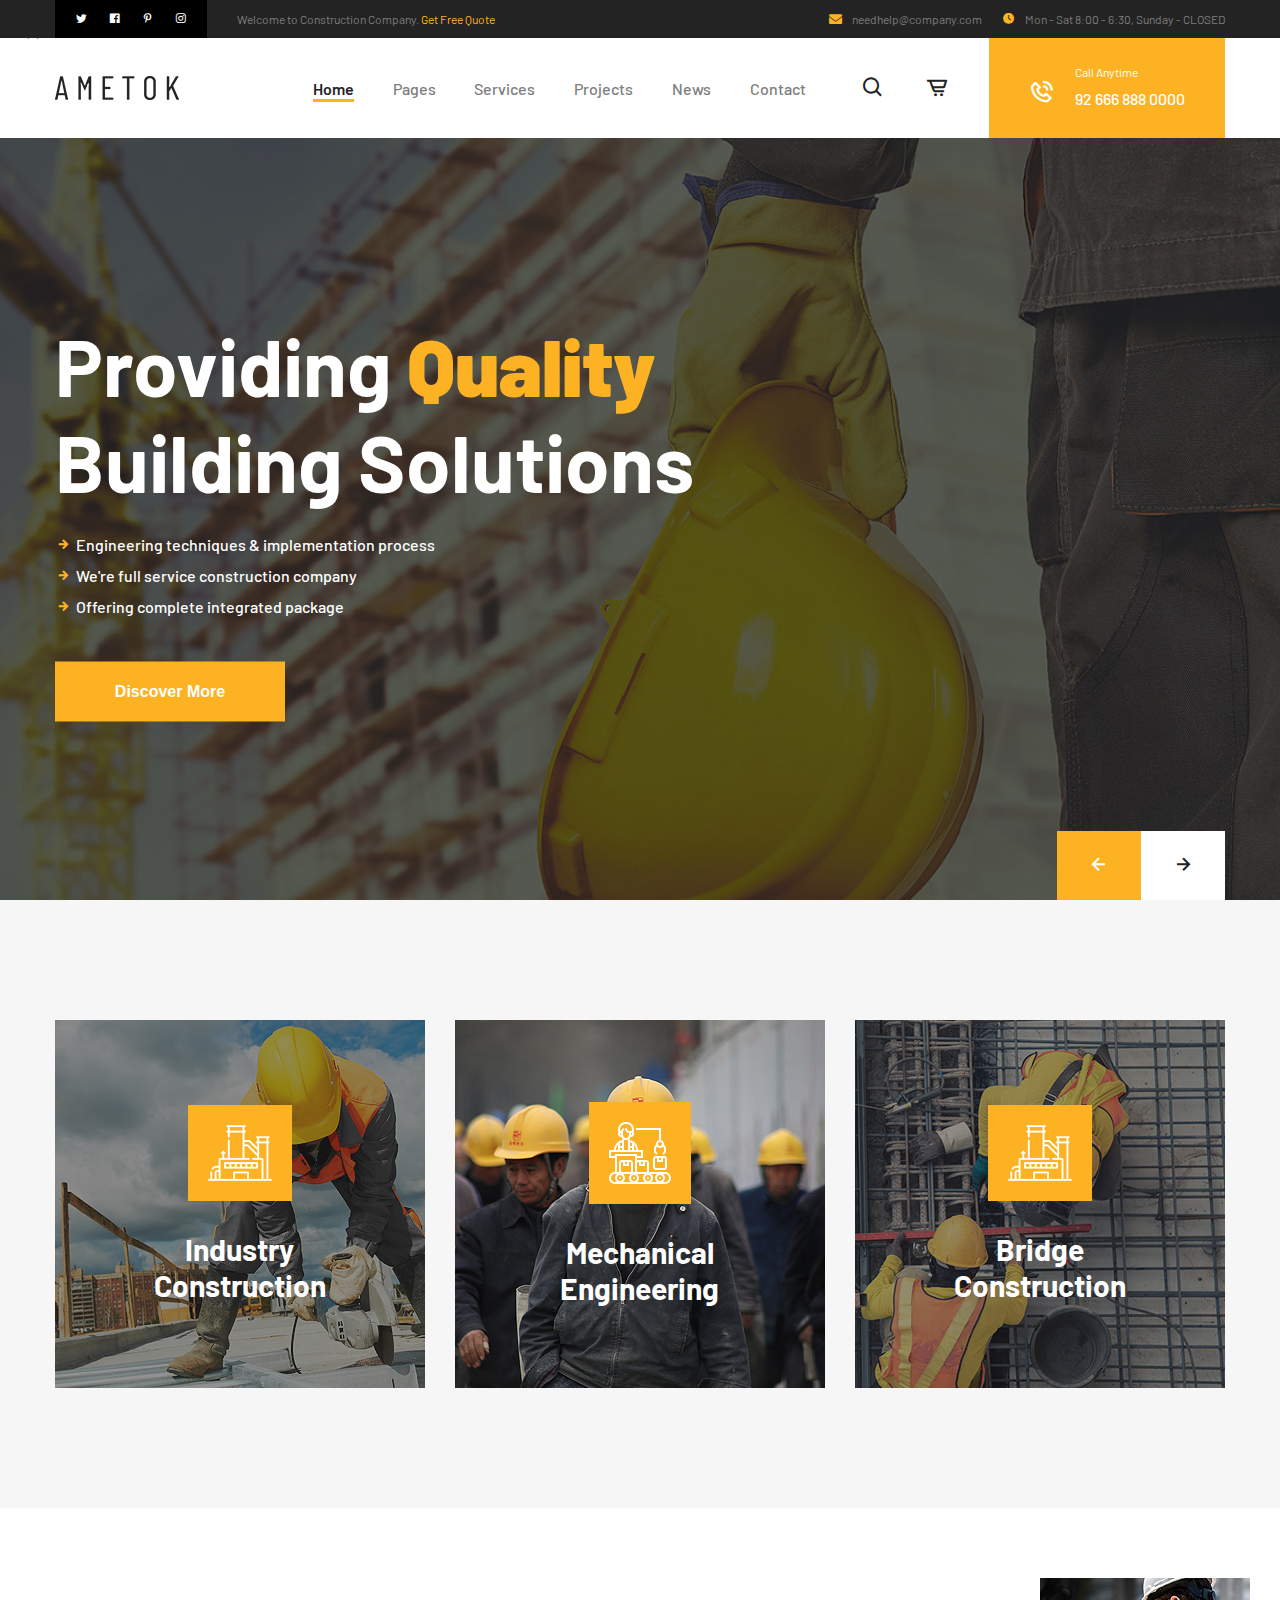
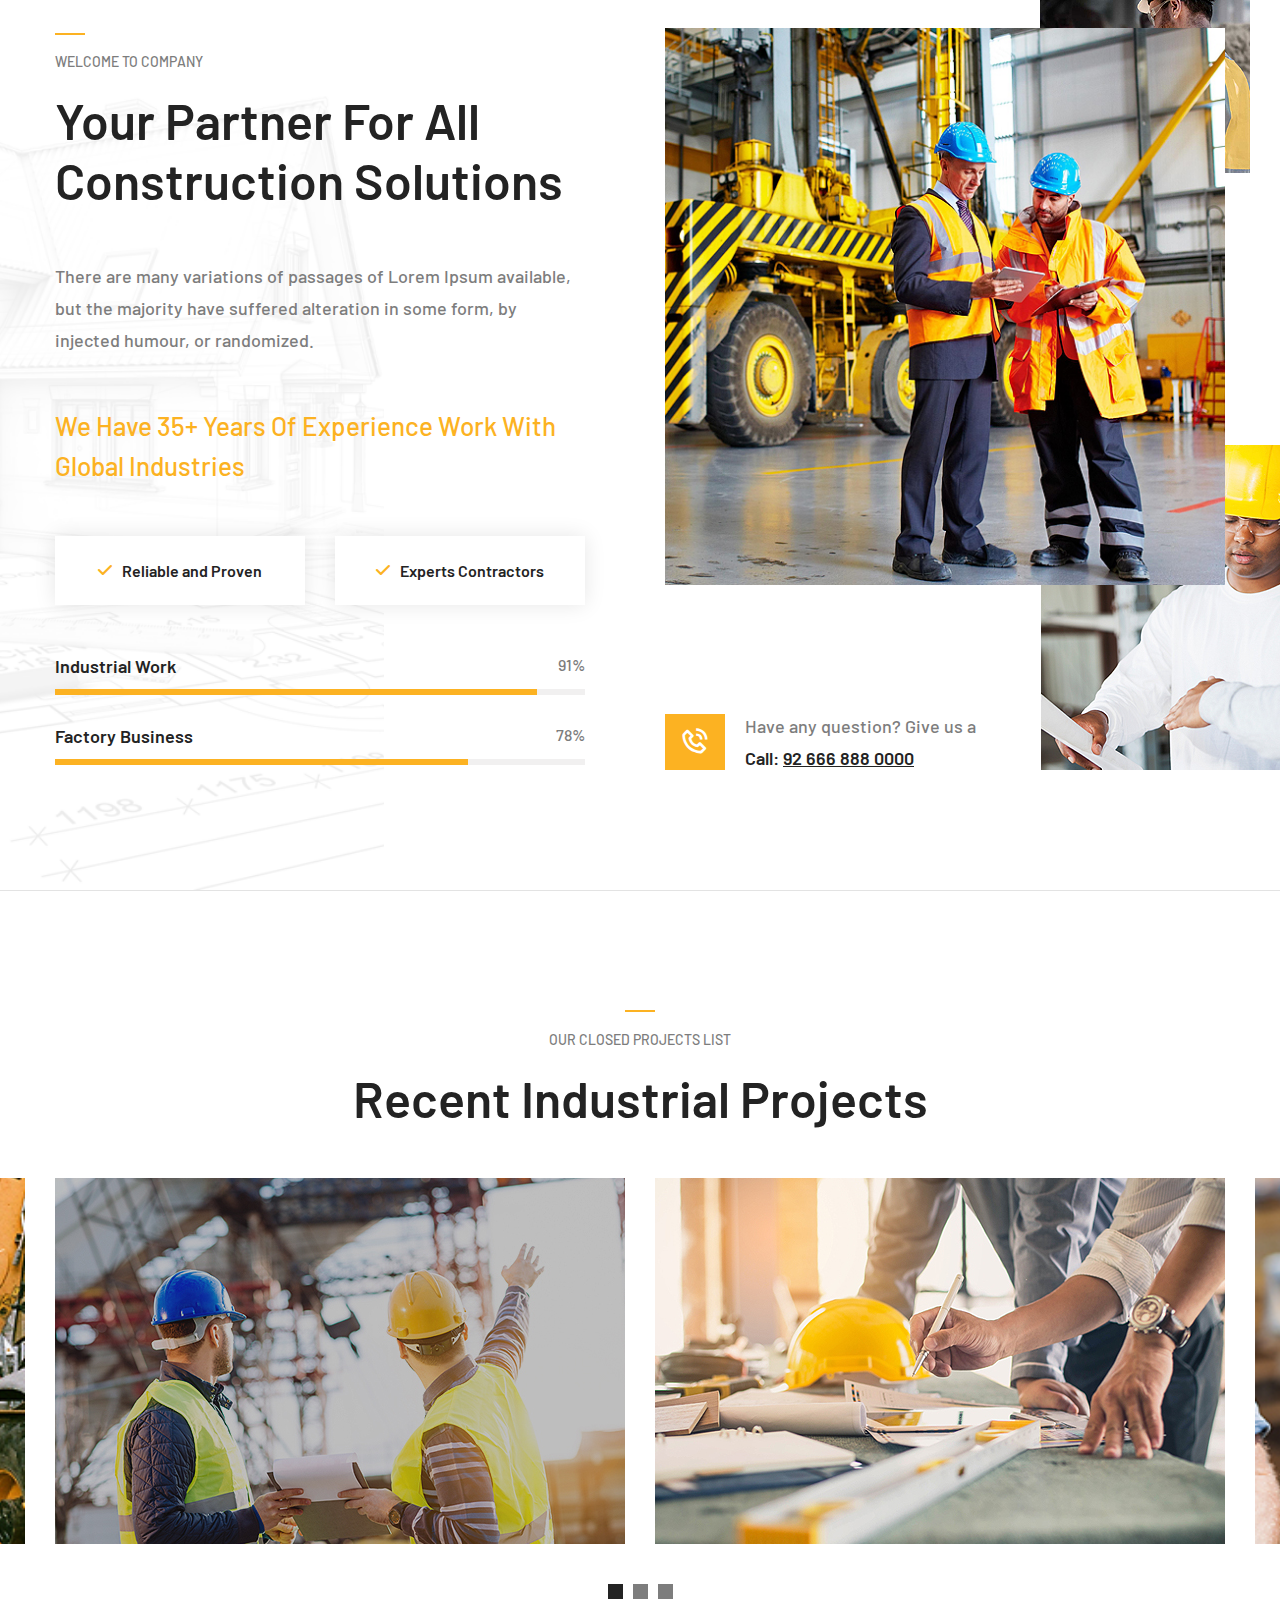
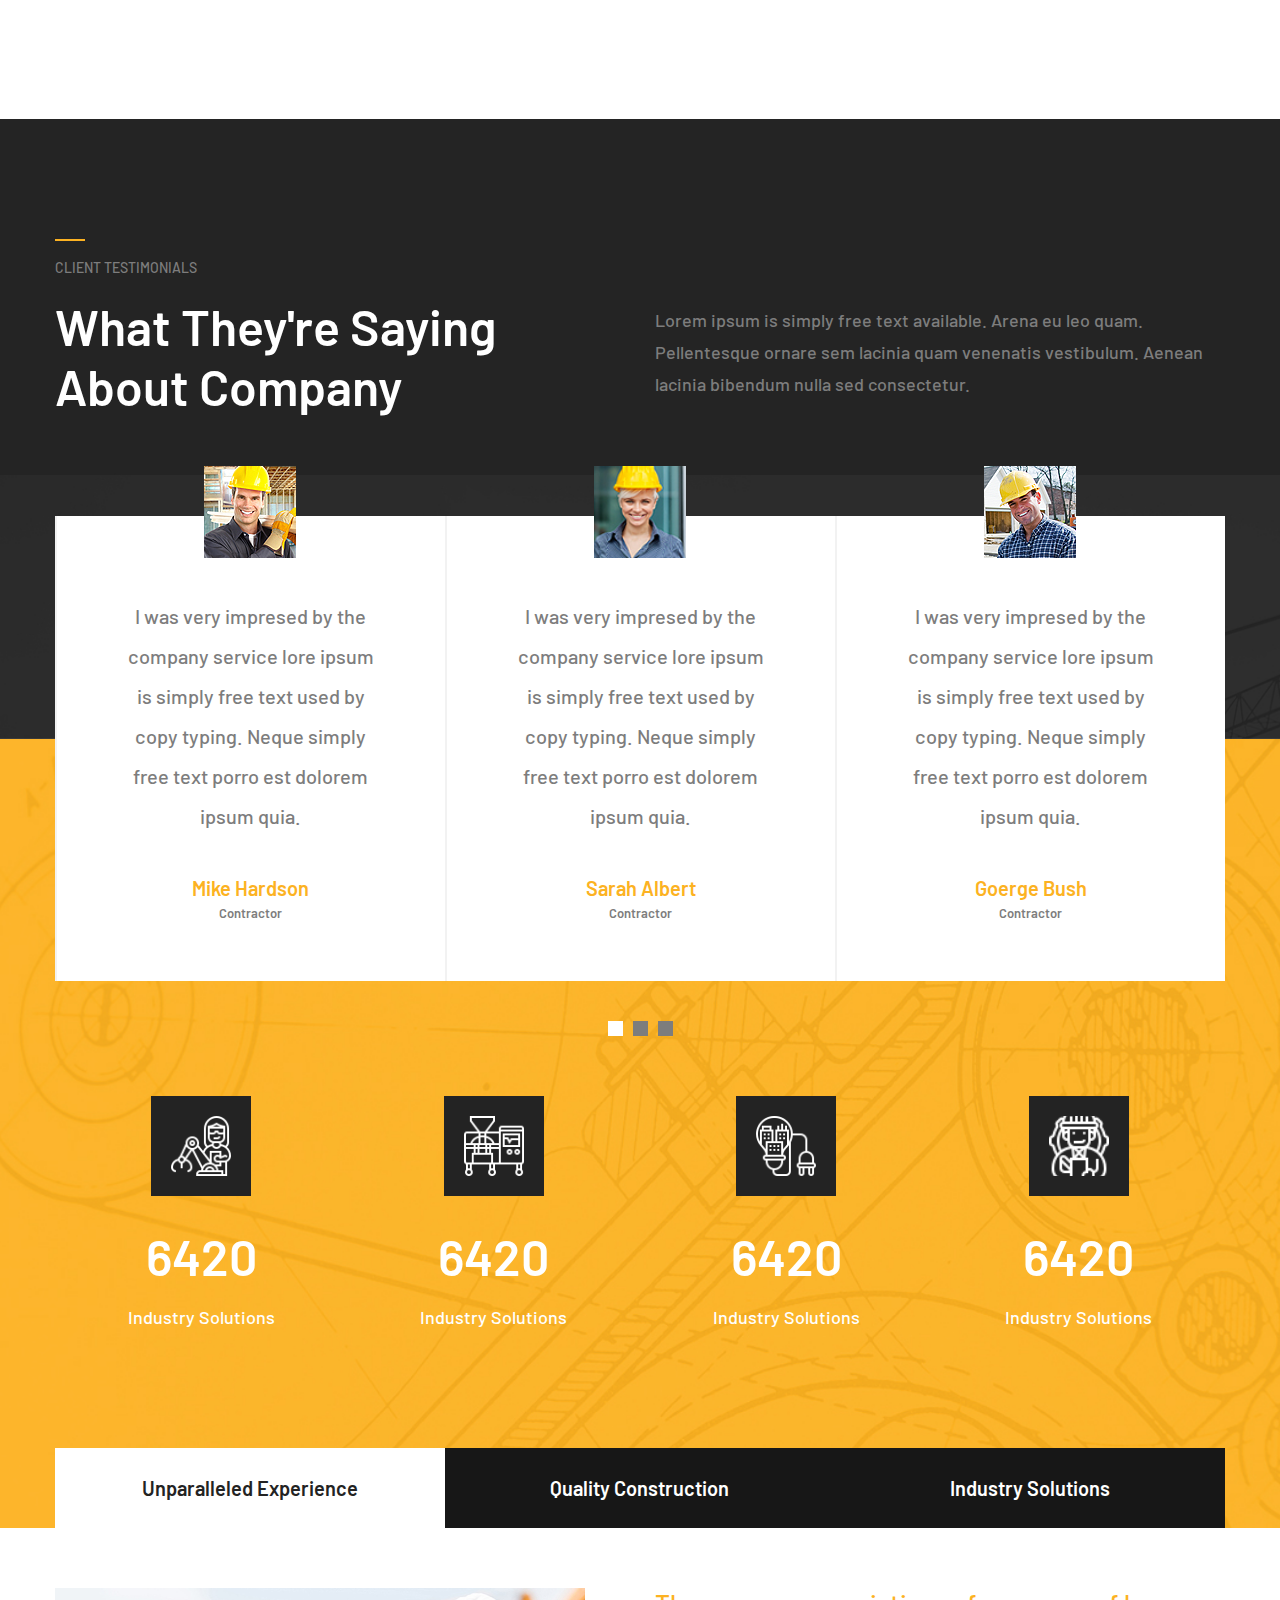
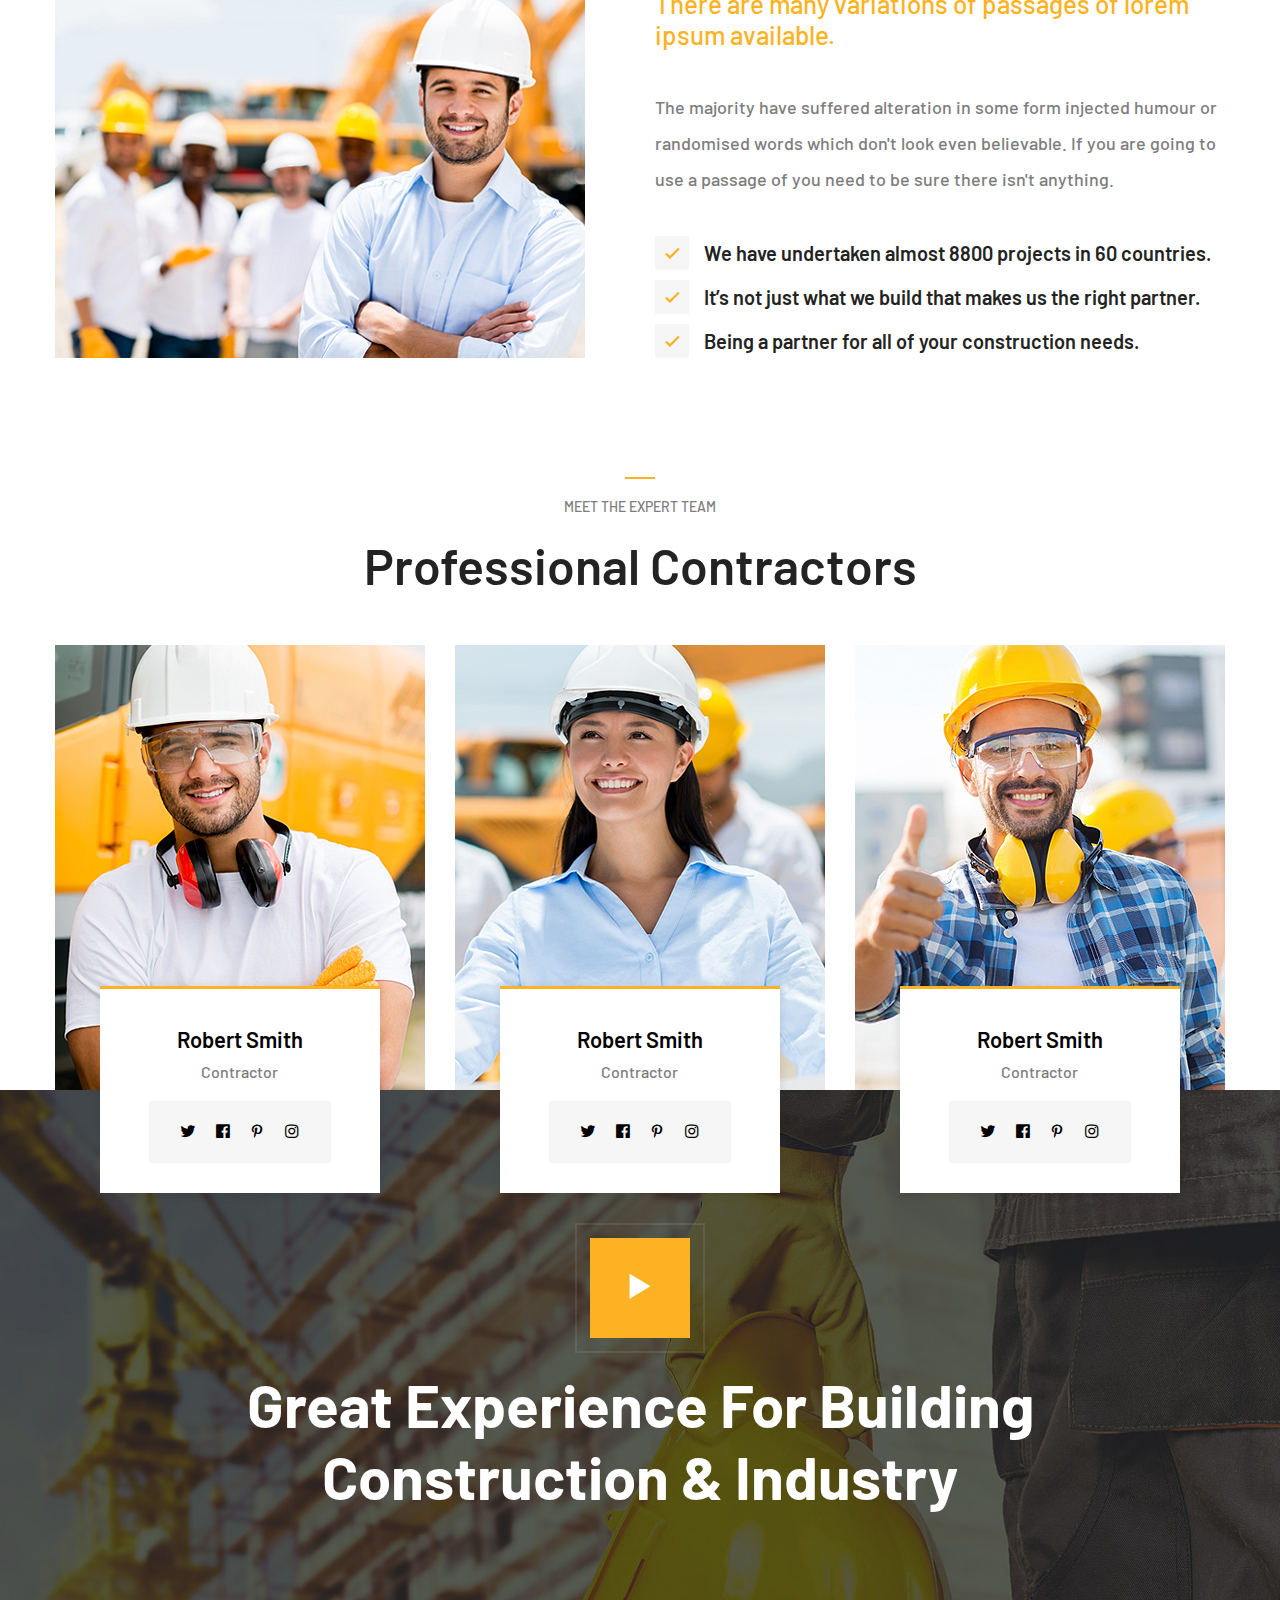
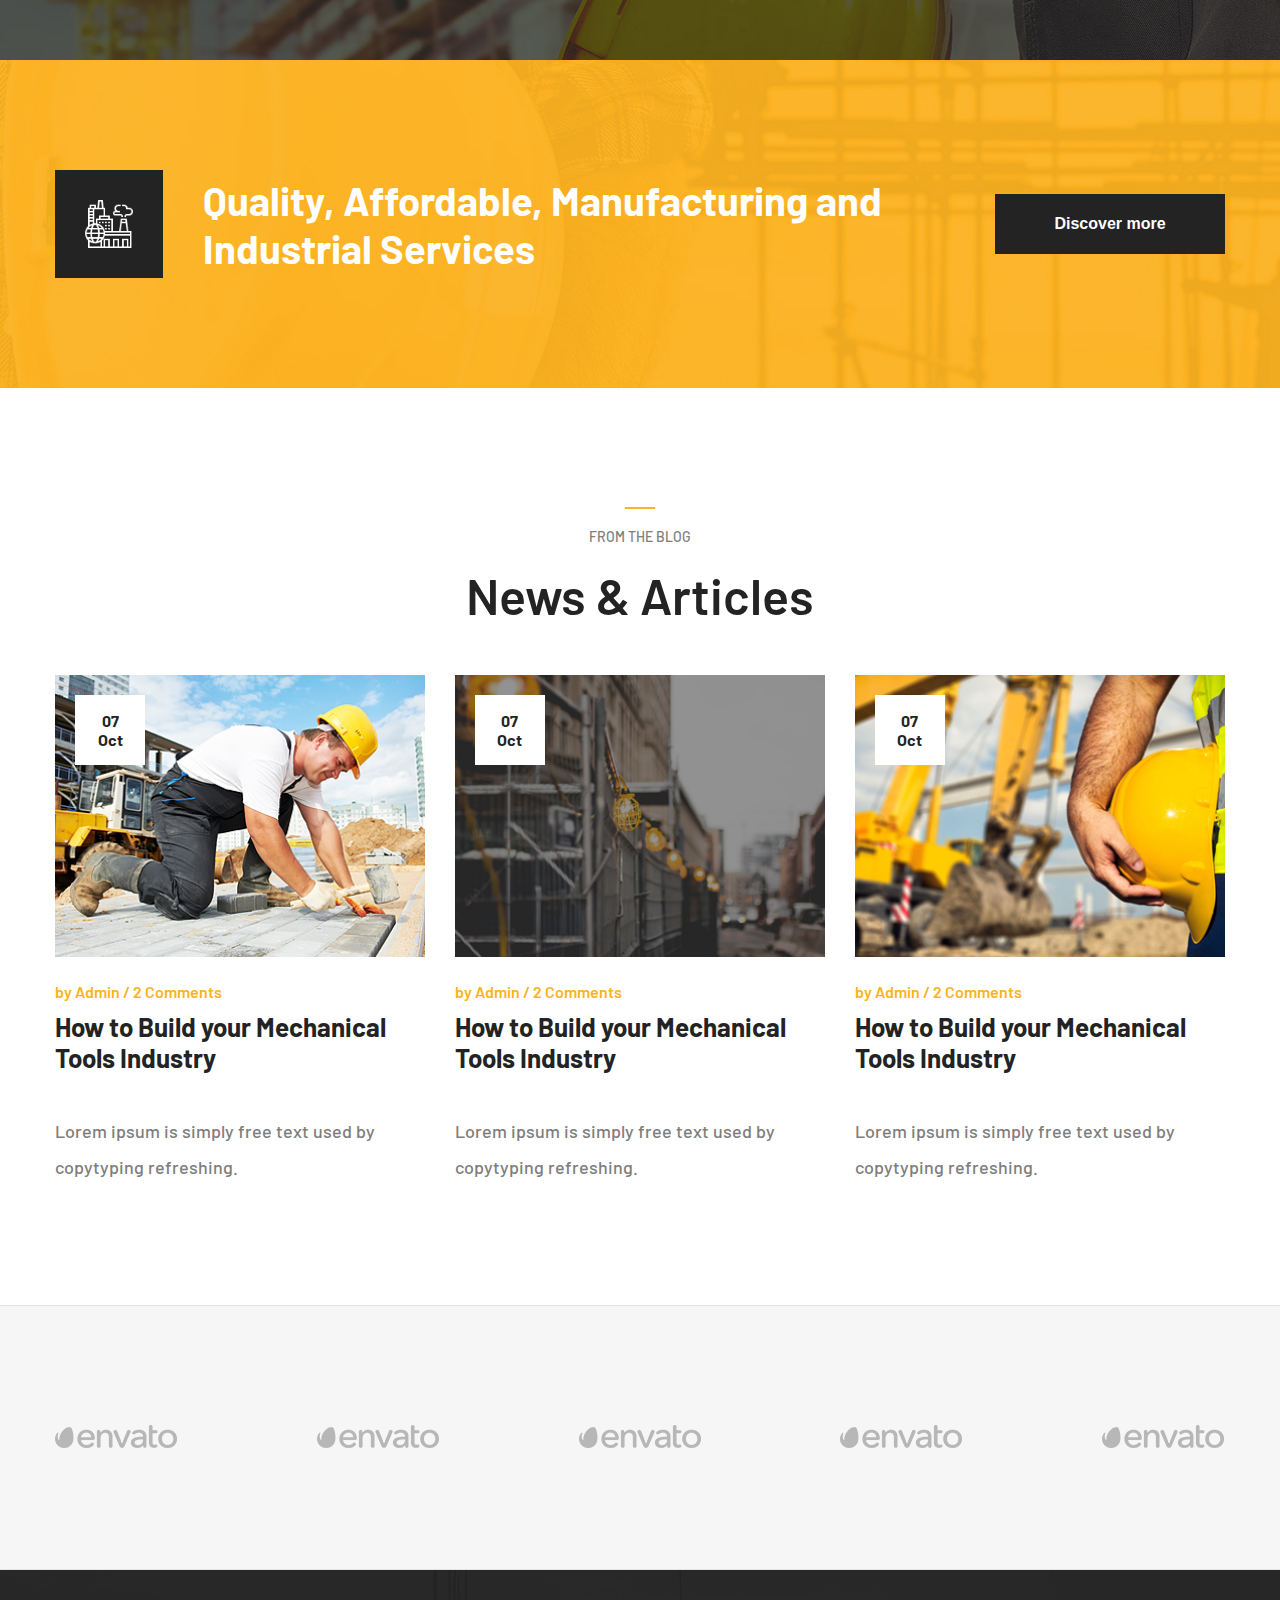
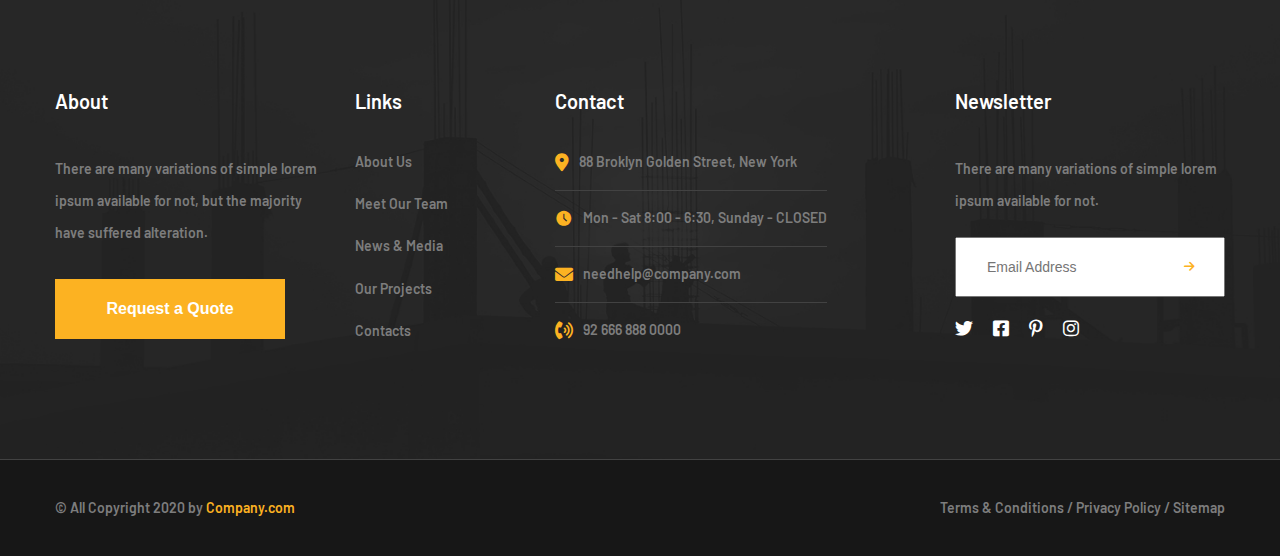
<file: AMETOK/index.html>
<!DOCTYPE html>
<html lang="en">
<head>
    <meta charset="UTF-8">
    <meta http-equiv="X-UA-Compatible" content="IE=edge">
    <meta name="viewport" content="width=device-width, initial-scale=1.0">
    <title>AMETOK</title>
    <link href="https://fonts.googleapis.com/css2?family=Barlow:wght@300;400;500;600;700;800&display=swap" rel="stylesheet">
    <link href='https://unpkg.com/boxicons@2.0.9/css/boxicons.min.css' rel='stylesheet'>
    <link rel="stylesheet" href="https://cdnjs.cloudflare.com/ajax/libs/font-awesome/6.0.0-beta2/css/all.min.css"/>
    <link rel="stylesheet" href="./assets/css/base.css">
    <link rel="stylesheet" href="./assets/css/grid.css">
    <link rel="stylesheet" href="./assets/css/style.css">
    <link rel="stylesheet" href="./assets/css/responsive.css">
</head>
<body>
    <div class="main grid">
        <!-- begin Header -->
        <header class="header grid">
            <nav class="header-top">
                <div class="container">
                    <div class="row">
                        <div class="col l-6 m-6 flex-align-center">
                            <ul class="header__social-list">
                                <li class="header__social-item">
                                    <a href="#" class="header__social-link"><i class='bx bxl-twitter'></i></a>
                                </li>
                                <li class="header__social-item">
                                    <a href="#" class="header__social-link"><i class='bx bxl-facebook-square'></i></a>
                                </li>
                                <li class="header__social-item">
                                    <a href="#" class="header__social-link"><i class='bx bxl-pinterest-alt' ></i></a>
                                </li>
                                <li class="header__social-item">
                                    <a href="#" class="header__social-link"><i class='bx bxl-instagram' ></i></a>
                                </li>
                            </ul>
                            <div class="header__quote">Welcome to Construction Company.<a href="#"> Get Free Quote</a></div>
                        </div>
                        <div class="col l-6 m-6 header-top__right flex-align-center">
                            <div class="header__email flex-align-center">
                                <div class="header__email-icon">
                                    <i class="fas fa-envelope"></i>
                                </div>
                                <p class="header__email-text">needhelp@company.com
                                </p>
                            </div>
                            <div class="header__time flex-align-center">
                                <div class="header__time-icon">
                                    <i class='bx bxs-time-five'></i>
                                </div>
                                <p class="header__time-text">Mon - Sat 8:00 - 6:30, Sunday - CLOSED</p>
                            </div>
                        </div>
                    </div>
                </div>
            </nav>
            <nav class="header-nav flex-align-center">
                <div class="container">
                    <div class="row header-nav__row">
                        <a href="#" class="header__logo col l-2 m-2">
                            <img src="./assets/image/logo.png" alt="logo" class="header__logo-img">
                        </a>
                        <ul class="header-nav__list flex-align-center col l-6">
                            <div class="header-nav__mobile-close">
                                <i class='header-nav__mobile-close-icon bx bx-x'></i>
                            </div>
                            <li class="header-nav__item">
                                <a href="#" class="header-nav__link active">home</a>
                            </li>
                            <li class="header-nav__item">
                                <a href="#" class="header-nav__link">pages</a>
                            </li>
                            <li class="header-nav__item">
                                <a href="#" class="header-nav__link">services</a>
                            </li>
                            <li class="header-nav__item">
                                <a href="#" class="header-nav__link">projects</a>
                            </li>
                            <li class="header-nav__item">
                                <a href="./news.html" class="header-nav__link">news</a>
                            </li>
                            <li class="header-nav__item">
                                <a href="#" class="header-nav__link">contact</a>
                            </li>
                        </ul>
                        <div class="header-nav__left col l-4 m-4 flex-align-center">
                            <div class="header-nav__mobile">
                                <i class='bx bx-menu-alt-right header-nav__mobile-btn'></i>
                            </div>
                            <div class="header-nav__search">
                                <div class="header-nav__search-icon">
                                    <i class='bx bx-search'></i>
                                </div>
                            </div>
                            <div class="header-nav__cart">
                                <div class="header-nav__cart-icon">
                                    <i class='bx bx-cart-alt' ></i>
                                </div>
                            </div>
                            <a href="tel:92 666 888 0000" title="92 666 888 0000" class="header-nav__phone flex-align-center">
                                <div class="header-nav__phone-icon">
                                    <i class='bx bx-phone-call' ></i>
                                </div>
                                <div class="header-nav__phone-number">
                                    <p>Call Anytime </p>
                                    <span>92 666 888 0000</span>
                                </div>
                            </a>
                        </div>
                    </div>
                </div>
                <div class="search__overlay">
                    <div class="overlay"></div>
                    <div class="search__box">
                        <input type="text" placeholder="search..." class="input-search">
                        <div class="search__box-icon"><i class='bx bx-search'></i></div>
                    </div>
                </div>
            </nav>
        </header>
        <!-- end Header -->

        <!-- begin Banner slide -->
        <div class="banner grid">
            <div style="background-image: url(./assets/image/slide_home2.jpg);" class="banner__bgr">
                <div class="container banner__container">
                    <div class="banner__content">
                        <h1 class="banner__content-title">
                            Providing <strong>Quality</strong> Building Solutions
                        </h1>
                        <ul class="banner__content-list">
                            <li class="banner__content-item">
                                <i class='bx bx-right-arrow-alt'></i>
                                Engineering techniques & implementation process 
                            </li>
                            <li class="banner__content-item">
                                <i class='bx bx-right-arrow-alt'></i>
                                We're full service construction company
                            </li>
                            <li class="banner__content-item">
                                <i class='bx bx-right-arrow-alt'></i>
                                Offering complete integrated package 
                            </li>
                        </ul>
                        <button class="banner__btn btn btn__primary">
                            <span class="btn__text">
                                Discover More
                            </span>
                        </button>
                    </div>
                    <div class="banner__btn-slide">
                        <div class="banner__btn-slide-icon active">
                            <i class='bx bx-left-arrow-alt'></i>
                        </div>
                        <div class="banner__btn-slide-icon">
                            <i class='bx bx-right-arrow-alt'></i>
                        </div>
                    </div>
                </div>
            </div>
        </div>
        <!-- end Banner slide -->

        <!-- begin Section -->
        <!-- Construction -->
        <section class="construction grid">
            <div class="container">
                <div class="construction__list row">
                    <div class="construction__item col l-4 m-6 s-12">
                        <img src="./assets/image/construction_1.jpg" alt="" class="construction__item-img">
                        <div class="construction__item-content">
                            <div class="construction__item-icon">
                                <img src="./assets/image/construction_icon_1.png" alt="">
                            </div>
                            <h2 class="construction__item-title">
                                Industry Construction
                            </h2>
                        </div>

                        <div class="construction__desc">
                            <div class="construction__desc-content">
                                <h2 class="construction__desc-title">
                                    Industry Construction
                                </h2>
                                <p class="construction__desc-desc">
                                    There are many variations of passages of Lorem Ipsum but the ma
                                </p>
                            </div>
                            <div class="construction__desc-btn">
                                <i class='bx bx-right-arrow-alt'></i>
                            </div>
                        </div>
                    </div>
                    <div class="construction__item col l-4 m-6 s-12">
                        <img src="./assets/image/construction_2.jpg" alt="" class="construction__item-img">
                        <div class="construction__item-content">
                            <div class="construction__item-icon">
                                <img src="./assets/image/construction_icon_2.png" alt="">
                            </div>
                            <h2 class="construction__item-title">
                                Mechanical Engineering
                            </h2>
                        </div>

                        <div class="construction__desc">
                            <div class="construction__desc-content">
                                <h2 class="construction__desc-title">
                                    Mechanical Construction
                                </h2>
                                <p class="construction__desc-desc">
                                    There are many variations of passages of Lorem Ipsum but the ma
                                </p>
                            </div>
                            <div class="construction__desc-btn">
                                <i class='bx bx-right-arrow-alt'></i>
                            </div>
                        </div>
                    </div>
                    <div class="construction__item col l-4 m-6 s-12">
                        <img src="./assets/image/construction_3.jpg" alt="" class="construction__item-img">
                        <div class="construction__item-content">
                            <div class="construction__item-icon">
                                <img src="./assets/image/construction_icon_1.png" alt="">
                            </div>
                            <h2 class="construction__item-title">
                                Bridge Construction
                            </h2>
                        </div>

                        <div class="construction__desc">
                            <div class="construction__desc-content">
                                <h2 class="construction__desc-title">
                                    Bridge Construction
                                </h2>
                                <p class="construction__desc-desc">
                                    There are many variations of passages of Lorem Ipsum but the ma
                                </p>
                            </div>
                            <div class="construction__desc-btn">
                                <i class='bx bx-right-arrow-alt'></i>
                            </div>
                        </div>
                    </div>
                </div>
            </div>
        </section>

        <section class="solutions section grid">
            <div style="background-image: url(./assets/image/bg_intro_company.png);" class="solution__bgr"></div>
            <div class="solutions__container container flex-align-center">
                <div class="solutions__content">
                    <h3 class="section__heading section__heading--left">welcome to company</h3>
                    <h2 class="section__title">
                        Your Partner for All  Construction Solutions
                    </h2>
                    <div class="solutions__desc">
                        There are many variations of passages of Lorem Ipsum available, but the majority have suffered alteration in some form, by injected humour, or randomized.
                    </div>
                    <div class="solutions__exp">
                        we have 35+ years of experience work with global industries
                    </div>
                    <div class="solutions__certification">
                        <div class="solutions__certification-box">
                            <i class="fas fa-check"></i>
                            <span>Reliable and Proven</span>
                        </div>
                        <div class="solutions__certification-box">
                            <i class="fas fa-check"></i>
                            <span>Experts Contractors</span>
                        </div>
                    </div>
                    <div class="solutions__percent">
                        <div class="percent">
                            <div class="solutions__percent-title">
                                <h3>Industrial Work</h3>
                                <span>91%</span>
                            </div>
                            <div class="solutions__percent-line"></div>
                        </div>
                        <div class="percent">
                            <div class="solutions__percent-title">
                                <h3>Factory Business</h3>
                                <span>78%</span>
                            </div>
                            <div class="solutions__percent-line"></div>
                        </div>
                    </div>
                </div>
                <div class="solutions__img">
                    <img src="./assets/image/intro_company_1.jpg" alt="" class="solution__img-center">
                    <img src="./assets/image/intro_company_2.jpg" alt="" class="solution__img-top">
                    <img src="./assets/image/intro_company_3.jpg" alt="" class="solution__img-bot">
                    <div class="solutions__phone">
                        <div class="solutions__phone-icon">
                            <i class='bx bx-phone-call' ></i>
                        </div>
                        <div class="solution__phone-numb">
                            <p>Have any question? Give us a</p>
                            <a href="tel:92 666 888 0000">
                                Call: <span>92 666 888 0000</span>
                            </a>
                        </div>
                    </div>
                </div>
            </div>
        </section>

        <!-- Projects -->
        <section class="projects grid section">
            <div class="container">
                <h3 class="section__heading section__heading--center">
                    our closed projects list
                </h3>
                <h2 class="section__title section__title--center">
                    recent industrial projects 
                </h2>
                <div class="projects__list row">
                    <div class="projects__items col l-6 m-6 s-12">
                        <div class="projects__item">
                            <img src="./assets/image/project_1.jpg" alt="" class="projects__item-img">
                            <a href="#" class="projects__item-content">
                                <div class="projects__item-content-btn">
                                    <i class='bx bx-right-arrow-alt'></i>
                                </div>
                                <div class="projects__item-content-name">
                                    <p>Industrial  /  Factory</p>
                                    <h3>Bridge Construction</h3>
                                </div>
                            </a>
                        </div>
                    </div>
                    <div class="projects__items col l-6 m-6">
                        <div class="projects__item">
                            <img src="./assets/image/project_2.jpg" alt="" class="projects__item-img">
                            <a href="#" class="projects__item-content">
                                <div class="projects__item-content-btn">
                                    <i class='bx bx-right-arrow-alt'></i>
                                </div>
                                <div class="projects__item-content-name">
                                    <p>Industrial  /  Factory</p>
                                    <h3>Bridge Construction</h3>
                                </div>
                            </a>
                        </div>
                    </div>
                    <div class="projects__items col l-6 m-6">
                        <div class="projects__item">
                            <img src="./assets/image/project_3.jpg" alt="" class="projects__item-img">
                        </div>
                    </div>
                    <div class="projects__items col l-6 m-6">
                        <div class="projects__item">
                            <img src="./assets/image/project_4.jpg" alt="" class="projects__item-img">
                        </div>
                    </div>
                </div>
                <div class="slide-control">
                    <span class="active"></span>
                    <span></span>
                    <span></span>
                </div>
            </div>
        </section>

        <!-- About -->
        <div class="about grid">
            <div style="background-image: url(./assets/image/about_bgr-top.jpg);" class="about__bgr-top">
            </div>
            <div style="background-image: url(./assets/image/about_bgr-bot.jpg);" class="about__bgr-bot"></div>
            <div class="container">
                <div class="about__heading">
                    <div class="row">
                        <div class="col l-6 m-12 s-12">
                            <h3 class="section__heading section__heading--left">
                                client testimonials
                            </h3>
                            <h2 class="section__title section__title--white">
                                what they're saying about company
                            </h2>
                        </div>
                        <div class="flex-align-center col l-6 m-12 s-12">
                            <p class="about__desc">
                                Lorem ipsum is simply free text available. Arena eu leo quam. Pellentesque ornare sem lacinia quam venenatis vestibulum. Aenean lacinia bibendum nulla sed consectetur.
                            </p>
                        </div>
                    </div>
                </div>
                <div class="about-contractor__list no-gutter row">
                    <div class="about-contractor__item col l-4 m-6 s-12">
                        <div class="about-contractor__item-avt">
                            <img src="./assets/image/about_avt-1.jpg" alt="">
                            <span></span>
                            <span></span>
                            <span></span>
                            <span></span>
                        </div>
                        <div class="about-contractor__item-content">
                            <p class="about-contractor__item-desc">
                                I was very impresed by the company service lore ipsum is simply free text used by copy typing. Neque simply free text porro est dolorem ipsum quia.
                            </p>
                            <div class="about-contractor__item-name">
                                <h3>Mike Hardson</h3>
                                <span>Contractor</span>
                            </div>
                        </div>
                    </div>
                    <div class="about-contractor__item col l-4 m-6 s-0">
                        <div class="about-contractor__item-avt">
                            <img src="./assets/image/about_avt-2.jpg" alt="">
                            <span></span>
                            <span></span>
                            <span></span>
                            <span></span>
                        </div>
                        <div class="about-contractor__item-content">
                            <p class="about-contractor__item-desc">
                                I was very impresed by the company service lore ipsum is simply free text used by copy typing. Neque simply free text porro est dolorem ipsum quia.
                            </p>
                            <div class="about-contractor__item-name">
                                <h3>Sarah Albert</h3>
                                <span>Contractor</span>
                            </div>
                        </div>
                    </div>
                    <div class="about-contractor__item col l-4">
                        <div class="about-contractor__item-avt">
                            <img src="./assets/image/about_avt-3.jpg" alt="">
                            <span></span>
                            <span></span>
                            <span></span>
                            <span></span>
                        </div>
                        <div class="about-contractor__item-content">
                            <p class="about-contractor__item-desc">
                                I was very impresed by the company service lore ipsum is simply free text used by copy typing. Neque simply free text porro est dolorem ipsum quia.
                            </p>
                            <div class="about-contractor__item-name">
                                <h3>Goerge Bush</h3>
                                <span>Contractor</span>
                            </div>
                        </div>
                    </div>
                </div>
                <div class="slide-control">
                    <span class="active slide-control--white"></span>
                    <span></span>
                    <span></span>
                </div>
                <div class="about__statistical-list row no-gutter">
                    <div class="about__statistical-item col l-3 m-3 s-6">
                        <div class="about__statistical-item-img">
                            <img src="./assets/image/about_statistical-1.png" alt="">
                        </div>
                        <h3>6420</h3>
                        <p>Industry Solutions</p>
                    </div>
                    <div class="about__statistical-item col l-3 m-3 s-6">
                        <div class="about__statistical-item-img">
                            <img src="./assets/image/about_statistical-2.png" alt="">
                        </div>
                        <h3>6420</h3>
                        <p>Industry Solutions</p>
                    </div>
                    <div class="about__statistical-item col l-3 m-3 s-6">
                        <div class="about__statistical-item-img">
                            <img src="./assets/image/about_statistical-3.png" alt="">
                        </div>
                        <h3>6420</h3>
                        <p>Industry Solutions</p>
                    </div>
                    <div class="about__statistical-item col l-3 m-3 s-6">
                        <div class="about__statistical-item-img">
                            <img src="./assets/image/about_statistical-4.png" alt="">
                        </div>
                        <h3>6420</h3>
                        <p>Industry Solutions</p>
                    </div>
                </div>
                <div class="about__tabs">
                    <div class="row no-gutter">
                        <div class="about__tab-item active col l-4 m-4 s-12">
                            <h3>Unparalleled Experience</h3>
                        </div>
                        <div class="about__tab-item col l-4 m-4 s-12">
                            <h3>Quality Construction</h3>
                        </div>
                        <div class="about__tab-item col l-4 m-4 s-12">
                            <h3>Industry Solutions</h3>
                        </div>
                    </div>
                </div>
            </div>
        </div>
        <div class="grid">
            <div class="container">
                <div class="about__tab-content">
                    <div class="about__tab-pane active">
                        <div class="about__tab-pane-img">
                            <img src="./assets/image/about_tab-img-1.jpg" alt="">
                        </div>
                        <div class="about__tab-pane-content">
                            <h2 class="about__tab-pane-title">
                                There are many variations of passages of lorem ipsum available.
                            </h2>
                            <p class="about__tab-pane-desc">
                                The majority have suffered alteration in some form injected humour or randomised words which don't look even believable. If you are going to use a passage of you need to be sure there isn't anything.
                            </p>
                            <ul class="about__tab-pane-list">
                                <li class="about__tab-pane-item">
                                    <i class='bx bx-check'></i>
                                    <p>We have undertaken almost 8800 projects in 60 countries.</p>
                                </li>
                                <li class="about__tab-pane-item">
                                    <i class='bx bx-check'></i>
                                    <p>It’s not just what we build that makes us the right partner.</p>
                                </li>
                                <li class="about__tab-pane-item">
                                    <i class='bx bx-check'></i>
                                    <p>Being a partner for all of your construction needs.</p>
                                </li>
                            </ul>
                        </div>
                    </div>
                    <div class="about__tab-pane">
                        <div class="about__tab-pane-img">
                            <img src="./assets/image/about_tab-img-2.jpg" alt="">
                        </div>
                        <div class="about__tab-pane-content">
                            <h2 class="about__tab-pane-title">
                                There are many variations of passages of lorem ipsum available.
                            </h2>
                            <p class="about__tab-pane-desc">
                                The majority have suffered alteration in some form injected humour or randomised words which don't look even believable. If you are going to use a passage of you need to be sure there isn't anything.
                            </p>
                            <ul class="about__tab-pane-list">
                                <li class="about__tab-pane-item">
                                    <i class='bx bx-check'></i>
                                    <p>We have undertaken almost 8800 projects in 60 countries.</p>
                                </li>
                                <li class="about__tab-pane-item">
                                    <i class='bx bx-check'></i>
                                    <p>It’s not just what we build that makes us the right partner.</p>
                                </li>
                                <li class="about__tab-pane-item">
                                    <i class='bx bx-check'></i>
                                    <p>Being a partner for all of your construction needs.</p>
                                </li>
                            </ul>
                        </div>
                    </div>
                    <div class="about__tab-pane">
                        <div class="about__tab-pane-img">
                            <img src="./assets/image/about_tab-img-3.jpg" alt="">
                        </div>
                        <div class="about__tab-pane-content">
                            <h2 class="about__tab-pane-title">
                                There are many variations of passages of lorem ipsum available.
                            </h2>
                            <p class="about__tab-pane-desc">
                                The majority have suffered alteration in some form injected humour or randomised words which don't look even believable. If you are going to use a passage of you need to be sure there isn't anything.
                            </p>
                            <ul class="about__tab-pane-list">
                                <li class="about__tab-pane-item">
                                    <i class='bx bx-check'></i>
                                    <p>We have undertaken almost 8800 projects in 60 countries.</p>
                                </li>
                                <li class="about__tab-pane-item">
                                    <i class='bx bx-check'></i>
                                    <p>It’s not just what we build that makes us the right partner.</p>
                                </li>
                                <li class="about__tab-pane-item">
                                    <i class='bx bx-check'></i>
                                    <p>Being a partner for all of your construction needs.</p>
                                </li>
                            </ul>
                        </div>
                    </div>
                </div>
            </div>
        </div>

        <section class="contractor section grid">
            <div class="container">
                <h3 class="section__heading section__heading--center">
                    Meet the expert team
                </h3>
                <h2 class="section__title section__title--center">
                    Professional Contractors
                </h2>
                <div class="row">
                    <div class="contractor__professional col l-4 m-6 s-12">
                        <div class="contractor__professional-img">
                            <img src="./assets/image/contractor_img-1.jpg" alt="">
                        </div>
                        <div class="contractor__professional-info">
                            <h3 class="contractor__professional-name">
                                Robert Smith
                            </h3>
                            <span class="contractor__professional-duty">
                                Contractor
                            </span>
                            <ul class="contractor__professional-socials">
                                <li class="contractor__socials-item">
                                    <a href="" class="contractor__socials-link">
                                        <i class='bx bxl-twitter'></i>
                                    </a>
                                </li>
                                <li class="contractor__socials-item">
                                    <a href="" class="contractor__socials-link">
                                        <i class='bx bxl-facebook-square'></i>
                                    </a>
                                </li>
                                <li class="contractor__socials-item">
                                    <a href="" class="contractor__socials-link">
                                        <i class='bx bxl-pinterest-alt' ></i>
                                    </a>
                                </li>
                                <li class="contractor__socials-item">
                                    <a href="" class="contractor__socials-link">
                                        <i class='bx bxl-instagram' ></i>
                                    </a>
                                </li>
                            </ul>
                        </div>
                    </div>
                    <div class="contractor__professional col l-4 m-6">
                        <div class="contractor__professional-img">
                            <img src="./assets/image/contractor_img-2.jpg" alt="">
                        </div>
                        <div class="contractor__professional-info">
                            <h3 class="contractor__professional-name">
                                Robert Smith
                            </h3>
                            <span class="contractor__professional-duty">
                                Contractor
                            </span>
                            <ul class="contractor__professional-socials">
                                <li class="contractor__socials-item">
                                    <a href="" class="contractor__socials-link">
                                        <i class='bx bxl-twitter'></i>
                                    </a>
                                </li>
                                <li class="contractor__socials-item">
                                    <a href="" class="contractor__socials-link">
                                        <i class='bx bxl-facebook-square'></i>
                                    </a>
                                </li>
                                <li class="contractor__socials-item">
                                    <a href="" class="contractor__socials-link">
                                        <i class='bx bxl-pinterest-alt' ></i>
                                    </a>
                                </li>
                                <li class="contractor__socials-item">
                                    <a href="" class="contractor__socials-link">
                                        <i class='bx bxl-instagram' ></i>
                                    </a>
                                </li>
                            </ul>
                        </div>
                    </div>
                    <div class="contractor__professional col l-4">
                        <div class="contractor__professional-img">
                            <img src="./assets/image/contractor_img-3.jpg" alt="">
                        </div>
                        <div class="contractor__professional-info">
                            <h3 class="contractor__professional-name">
                                Robert Smith
                            </h3>
                            <span class="contractor__professional-duty">
                                Contractor
                            </span>
                            <ul class="contractor__professional-socials">
                                <li class="contractor__socials-item">
                                    <a href="" class="contractor__socials-link">
                                        <i class='bx bxl-twitter'></i>
                                    </a>
                                </li>
                                <li class="contractor__socials-item">
                                    <a href="" class="contractor__socials-link">
                                        <i class='bx bxl-facebook-square'></i>
                                    </a>
                                </li>
                                <li class="contractor__socials-item">
                                    <a href="" class="contractor__socials-link">
                                        <i class='bx bxl-pinterest-alt' ></i>
                                    </a>
                                </li>
                                <li class="contractor__socials-item">
                                    <a href="" class="contractor__socials-link">
                                        <i class='bx bxl-instagram' ></i>
                                    </a>
                                </li>
                            </ul>
                        </div>
                    </div>
                </div>
                <div class="contractor__professional-control slide-control">
                    <span class="active"></span>
                    <span></span>
                    <span></span>
                </div>
            </div>
            <div style="background-image: url(./assets/image/contractor_bgr-video.jpg);" class="contractor__bgr-video">
                <div class="contractor__bgr-video-container container">
                    <div class="contraction__video-play">
                        <i class='bx bx-play'></i>
                    </div>
                    <h2 class="contraction__video-title">
                        Great Experience For Building Construction & Industry
                    </h2>
                </div>
            </div>
            <div style="background-image: url(./assets/image/contractor_bgr-quality.jpg);" class="contractor__bgr-quality">
                <div class="container">
                    <div class="contractor__quality-content">
                        <div class="contractor__quality-combine">
                            <div class="contractor__quality-content-icon">
                                <img src="./assets/image/contractor_icon-quality.png" alt="">
                            </div>
                            <h2 class="contractor__quality-content-title">
                                Quality, Affordable, Manufacturing and Industrial Services
                            </h2>
                        </div>
                        <button class="contractor__quality-btn btn btn__second">
                            <span class="btn__text">Discover more</span>
                        </button>
                    </div>
                </div>
            </div>
        </section>

        <!-- News & Articles -->
        <section class="news grid">
            <div class="container">
                <h3 class="section__heading section__heading--center">
                    from the blog
                </h3>
                <a href="./news.html" class="section__title section__title--center">
                    news & articles
                </a>
                <div class="row">
                    <div class="col l-4 m-6 s-12">
                        <div class="news__item">
                            <div class="news__item-img">
                                <img src="./assets/image/news_img-1.jpg" alt="">
                            </div>
                            <div class="news__item-content">
                                <div class="news__item-content-info">
                                    by Admin  /  2 Comments
                                </div>
                                <h2 class="news__item-content-title">
                                    How to Build your Mechanical Tools Industry
                                </h2>
                                <p class="news__item-content-desc">
                                    Lorem ipsum is simply free text used by copytyping refreshing.
                                </p>
                            </div>
                            <div class="news__date">
                                07 Oct
                            </div>
                        </div>
                    </div>
                    <div class="col l-4 m-6 news__item-wrap">
                        <div class="news__item">
                            <div class="news__item-img">
                                <img src="./assets/image/news_img-2.jpg" alt="">
                            </div>
                            <div class="news__item-content">
                                <div class="news__item-content-info">
                                    by Admin  /  2 Comments
                                </div>
                                <h2 class="news__item-content-title">
                                    How to Build your Mechanical Tools Industry
                                </h2>
                                <p class="news__item-content-desc">
                                    Lorem ipsum is simply free text used by copytyping refreshing.
                                </p>
                            </div>
                            <div class="news__date">
                                07 Oct
                            </div>
                        </div>
                    </div>
                    <div class="col l-4 m-6 news__item-wrap">
                        <div class="news__item">
                            <div class="news__item-img">
                                <img src="./assets/image/news_img-3.jpg" alt="">
                            </div>
                            <div class="news__item-content">
                                <div class="news__item-content-info">
                                    by Admin  /  2 Comments
                                </div>
                                <h2 class="news__item-content-title">
                                    How to Build your Mechanical Tools Industry
                                </h2>
                                <p class="news__item-content-desc">
                                    Lorem ipsum is simply free text used by copytyping refreshing.
                                </p>
                            </div>
                            <div class="news__date">
                                07 Oct
                            </div>
                        </div>
                    </div>
                </div>    
                <div class="news__slide-control slide-control">
                    <span class="active"></span>
                    <span></span>
                    <span></span>
                </div>
            </div>
        </section>
        <!-- Donors  -->
        <div class="donors section grid">
            <div class="container">
                <ul class="donors__list">
                    <li class="donors__item">
                       <a href="#" class="donors__link">
                           <img src="./assets/image/Donors_img.png" alt="">
                       </a> 
                    </li>
                    <li class="donors__item">
                        <a href="#" class="donors__link">
                            <img src="./assets/image/Donors_img.png" alt="">
                        </a> 
                     </li>
                     <li class="donors__item">
                        <a href="#" class="donors__link">
                            <img src="./assets/image/Donors_img.png" alt="">
                        </a> 
                     </li>
                     <li class="donors__item">
                        <a href="#" class="donors__link">
                            <img src="./assets/image/Donors_img.png" alt="">
                        </a> 
                     </li>
                     <li class="donors__item">
                        <a href="#" class="donors__link">
                            <img src="./assets/image/Donors_img.png" alt="">
                        </a> 
                     </li>
                </ul>
            </div>
        </div>
        <!-- end Section -->

        <!-- begin Footer -->
        <footer class="footer section">
            <div style="background-image: url(./assets/image/footer_bgr.jpg);" class="footer__bgr"></div>
            <div class="container">
                <div class="row">
                    <div class="footer__items col l-3 m-6 s-12">
                        <div class="footer__item">
                            <h2 class="footer__item-title">
                                About
                            </h2>
                            <p class="footer__item-desc">
                                There are many variations of simple lorem ipsum available for not, but the majority have suffered alteration.
                            </p>
                            <button class="footer__about-btn btn btn__primary">
                                <span class="btn__text">
                                    Request a Quote
                                </span>
                            </button>
                        </div>
                    </div>
                    <div class="footer__items col l-2 m-6 s-12">
                        <div class="footer__item">
                            <h2 class="footer__item-title">
                                Links
                            </h2>
                            <ul class="footer__links-list">
                                <li class="footer__links-item">
                                    <a href="#" class="footer__links-link">
                                        About Us
                                    </a>
                                </li>
                                <li class="footer__links-item">
                                    <a href="#" class="footer__links-link">
                                        Meet Our Team
                                    </a>
                                </li>
                                <li class="footer__links-item">
                                    <a href="#" class="footer__links-link">
                                        News & Media
                                    </a>
                                </li>
                                <li class="footer__links-item">
                                    <a href="#" class="footer__links-link">
                                        Our Projects
                                    </a>
                                </li>
                                <li class="footer__links-item">
                                    <a href="#" class="footer__links-link">
                                        Contacts
                                    </a>
                                </li>
                            </ul>
                        </div>
                    </div>
                    <div class="footer__items col l-4 m-6 s-12">
                        <div class="footer__item">
                            <h2 class="footer__item-title">
                                Contact
                            </h2>
                            <ul class="footer__contact-list">
                                <li class="footer__contact-item">
                                    <i class="fas fa-map-marker-alt"></i>
                                    <p>88 Broklyn Golden Street, New York</p>
                                </li>
                                <li class="footer__contact-item">
                                    <i class='bx bxs-time-five'></i>
                                    <p>Mon - Sat 8:00 - 6:30, Sunday - CLOSED</p>
                                </li>
                                <li class="footer__contact-item">
                                    <i class="fas fa-envelope"></i>
                                    <p>needhelp@company.com</p>
                                </li>
                                <li class="footer__contact-item">
                                    <i class="fas fa-phone-volume"></i>
                                    <p>92 666 888 0000</p>
                                </li>
                            </ul>
                        </div>
                    </div>
                    <div class="footer__items col l-3 m-6 s-12">
                        <div class="footer__item">
                            <h2 class="footer__item-title">
                                Newsletter
                            </h2>
                            <div class="footer__news-content">
                                <p class="footer__item-desc">
                                    There are many variations of simple lorem ipsum available for not.
                                </p>
                                <div class="footer__inp">
                                    <input type="text" placeholder="Email Address" class="footer__inp-mail">
                                    <i class="fas fa-arrow-right"></i>
                                </div>
                                <ul class="footer__socials">
                                    <li class="footer__social-item">
                                        <a href="" class="footer__social-link">
                                            <i class="fab fa-twitter"></i>
                                        </a>
                                    </li>
                                    <li class="footer__social-item">
                                        <a href="" class="footer__social-link">
                                            <i class="fab fa-facebook-square"></i>
                                        </a>
                                    </li>
                                    <li class="footer__social-item">
                                        <a href="" class="footer__social-link">
                                            <i class="fab fa-pinterest-p"></i>
                                        </a>
                                    </li>
                                    <li class="footer__social-item">
                                        <a href="" class="footer__social-link">
                                            <i class="fab fa-instagram"></i>
                                        </a>
                                    </li>
                                </ul>
                            </div>
                        </div>
                    </div>
                </div>
            </div>
        </footer>

        <footer class="sub-footer grid">
            <div class="container sub-footer__container">
                <div class="sub-footer__license">
                    © All Copyright 2020 by <a href="#">Company.com</a>
                </div>
                <span>
                    Terms & Conditions   /   Privacy Policy   /   Sitemap
                </span>
            </div>
        </footer>
        <!-- end Footer -->
    </div>
</body>
<!-- js -->
<script src="./assets/main.js"></script>
</html>
</file>
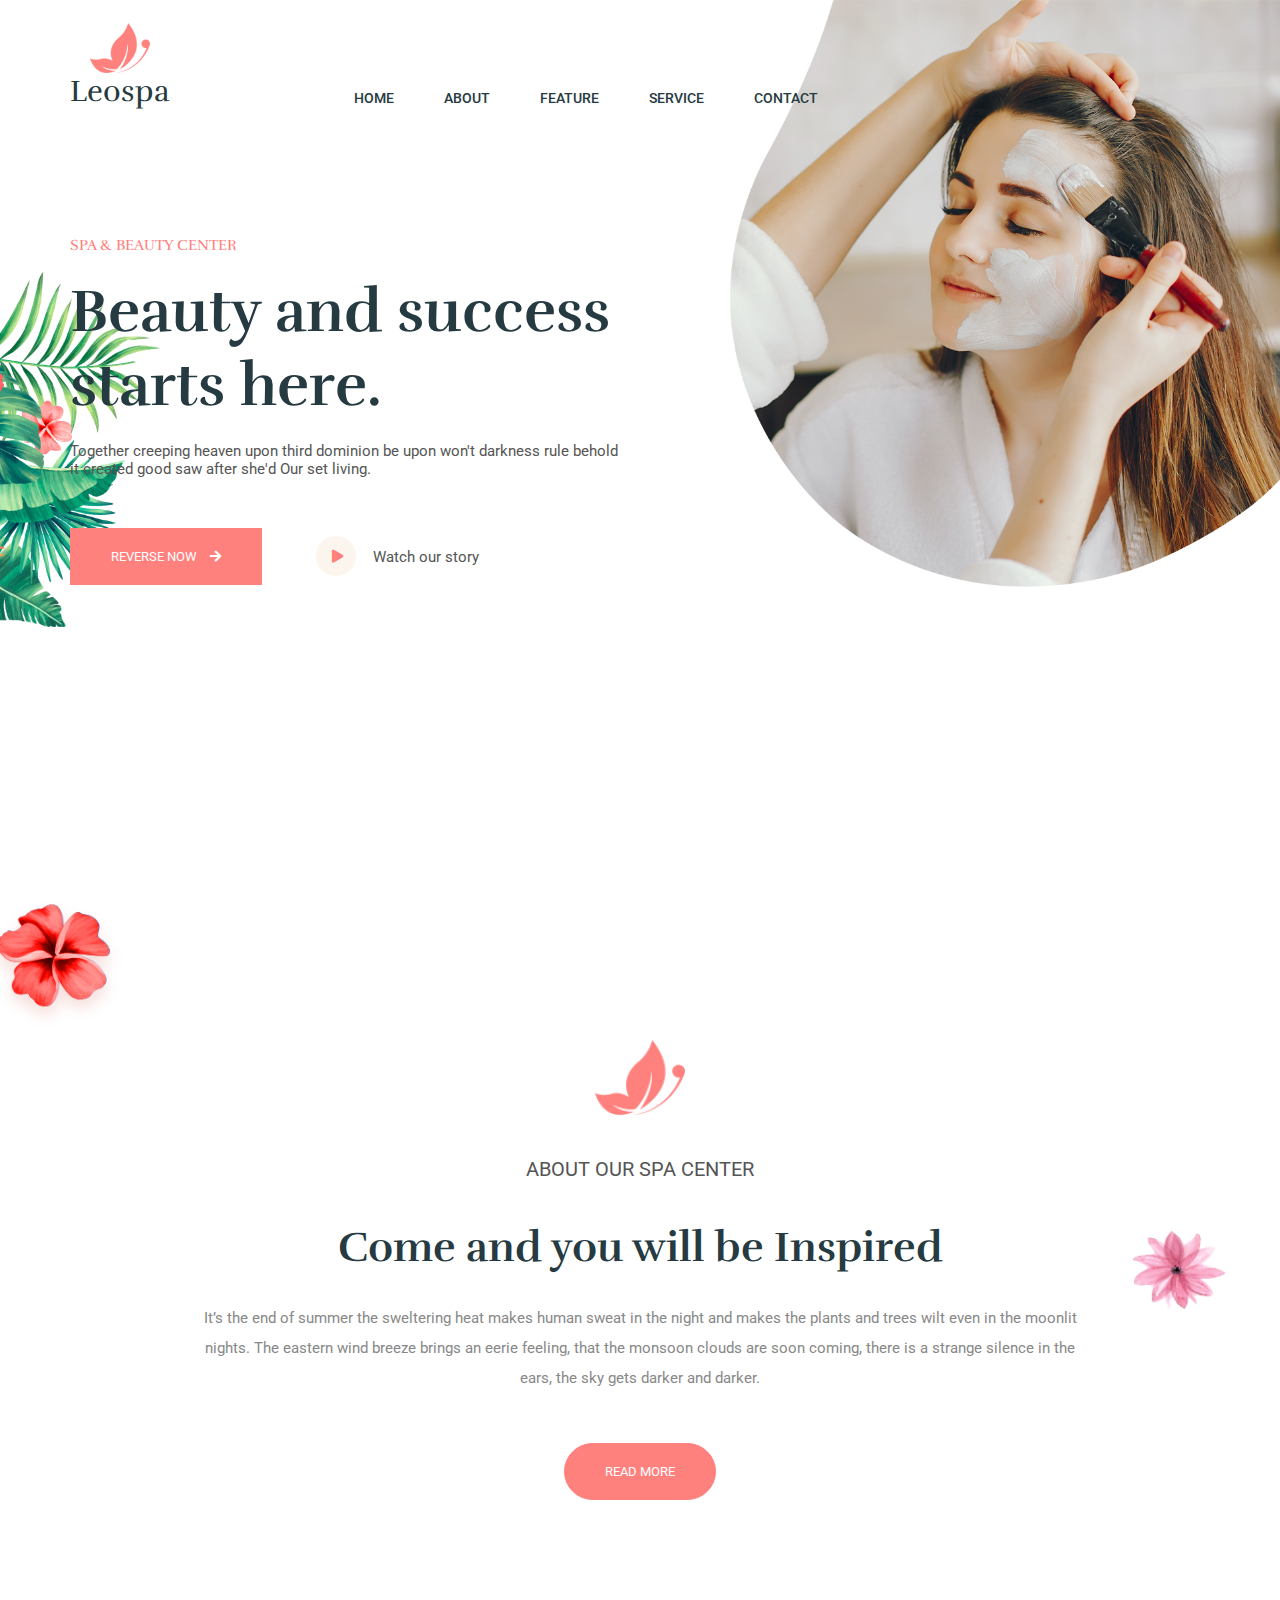
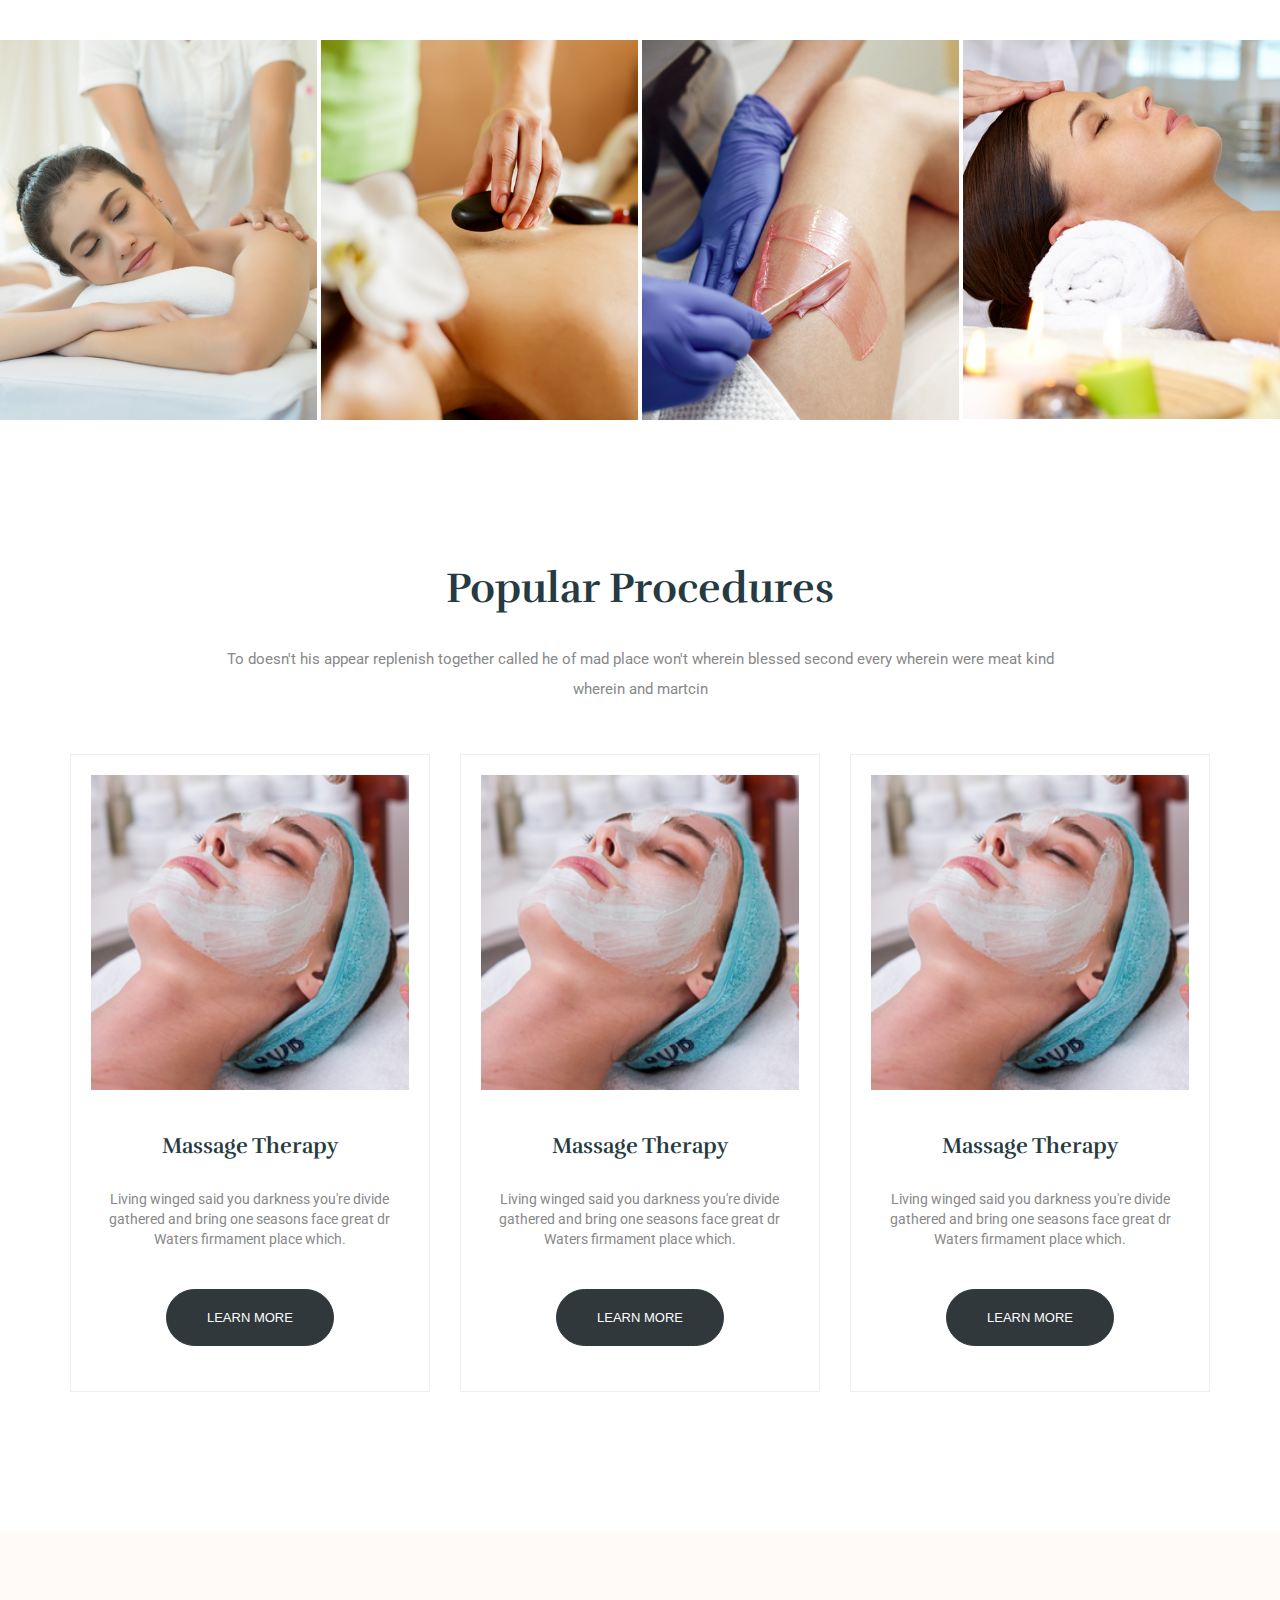
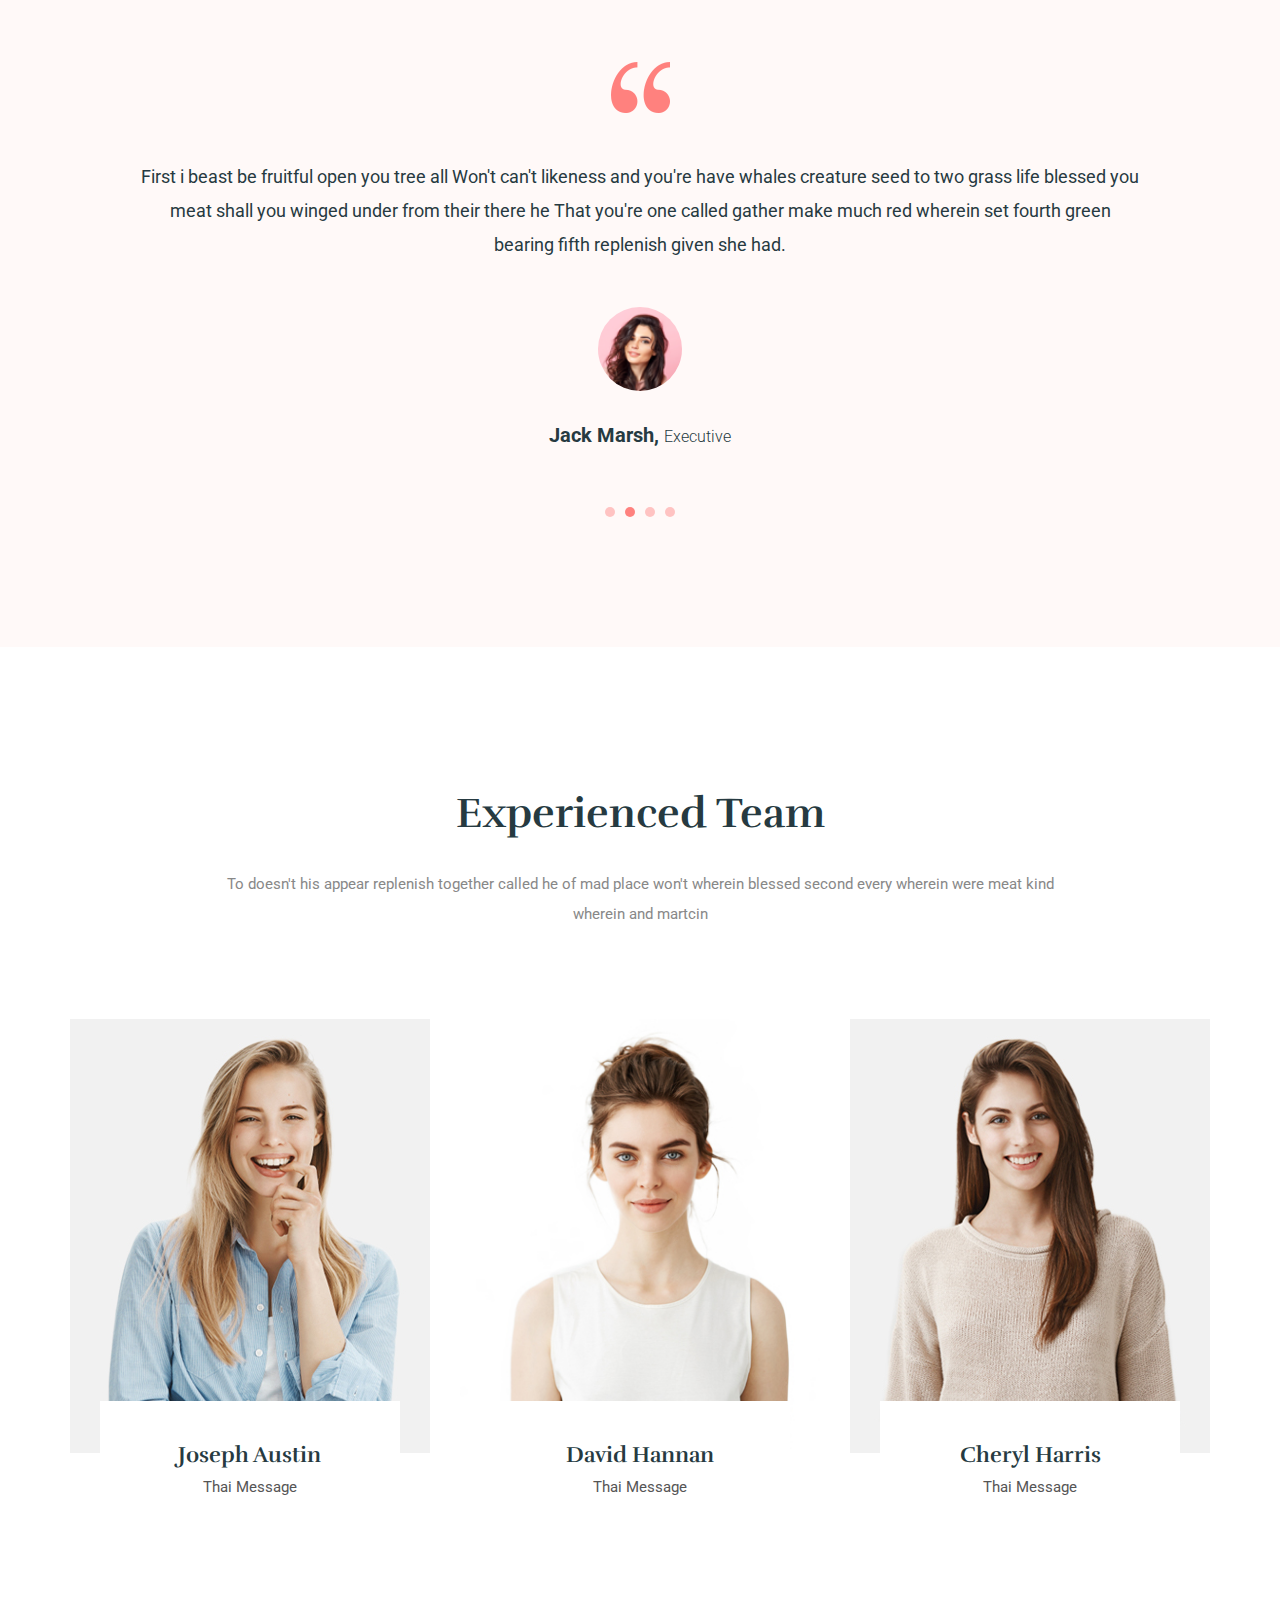
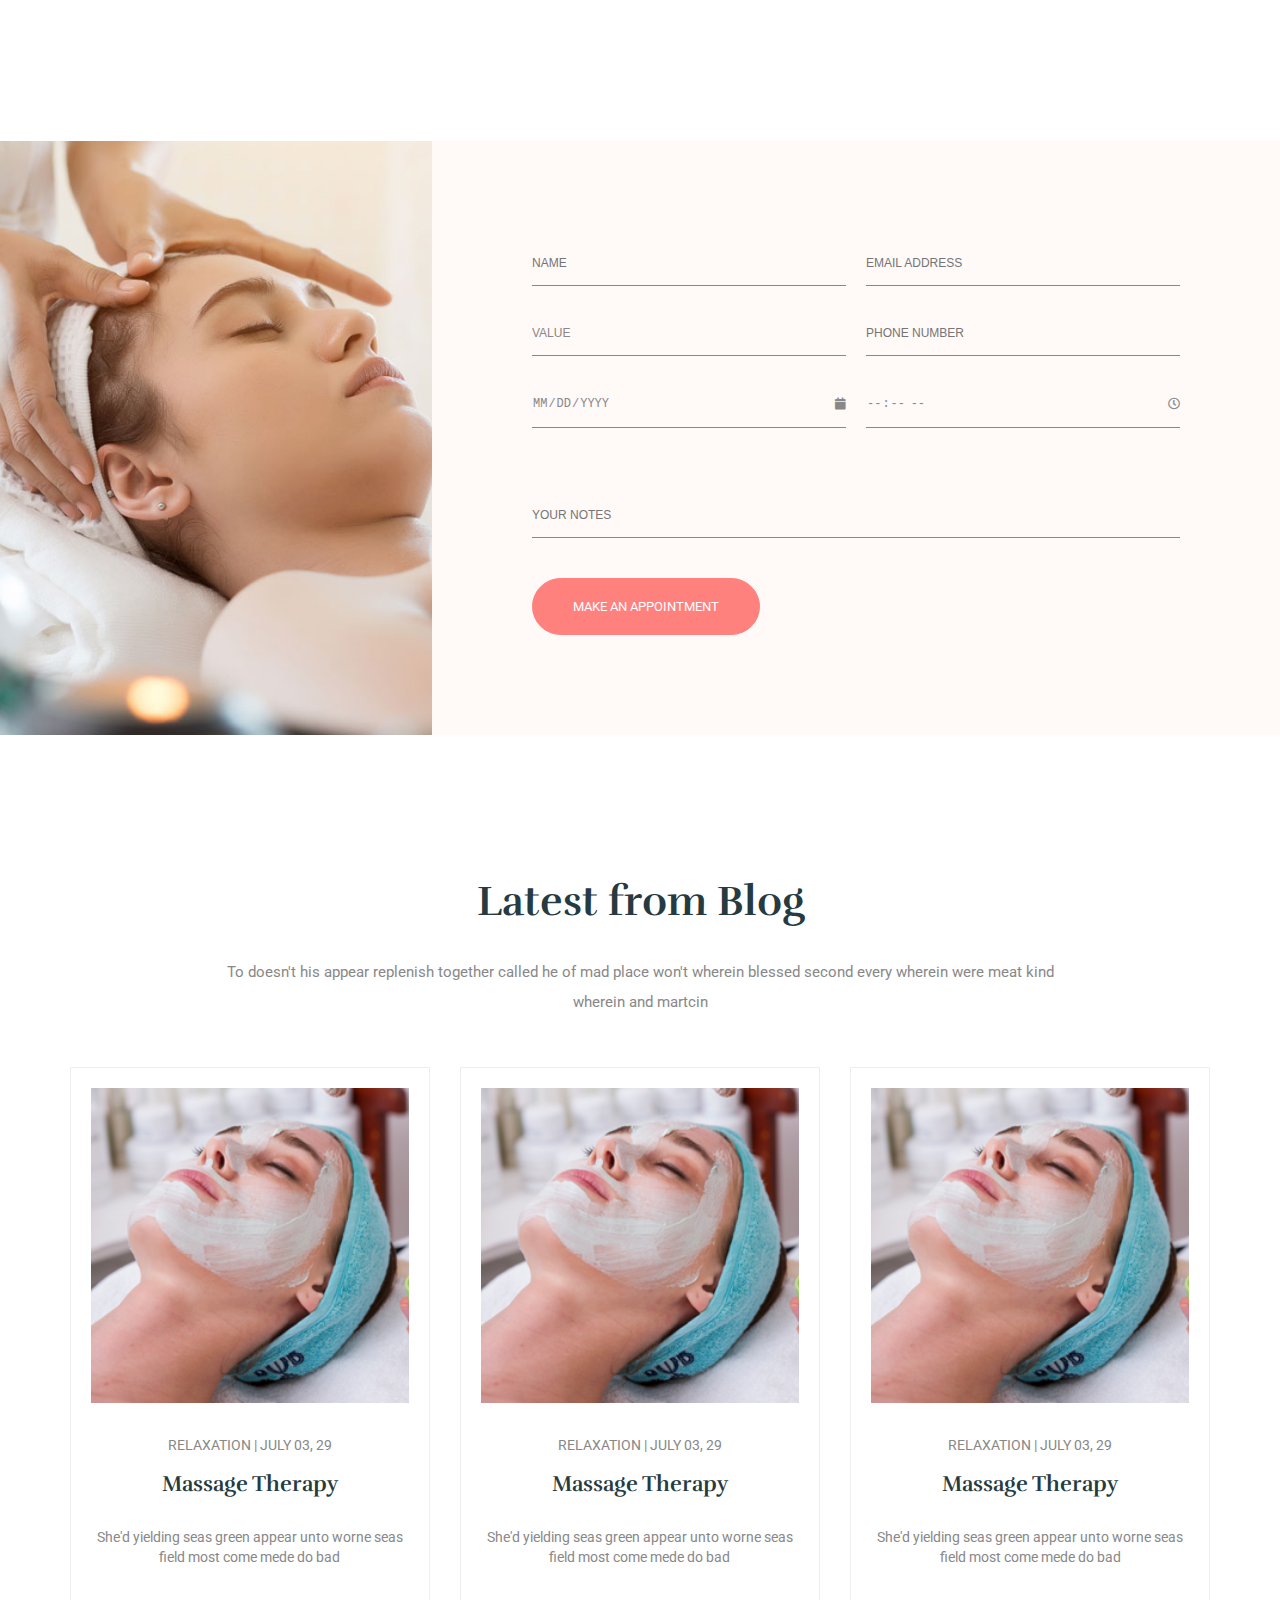
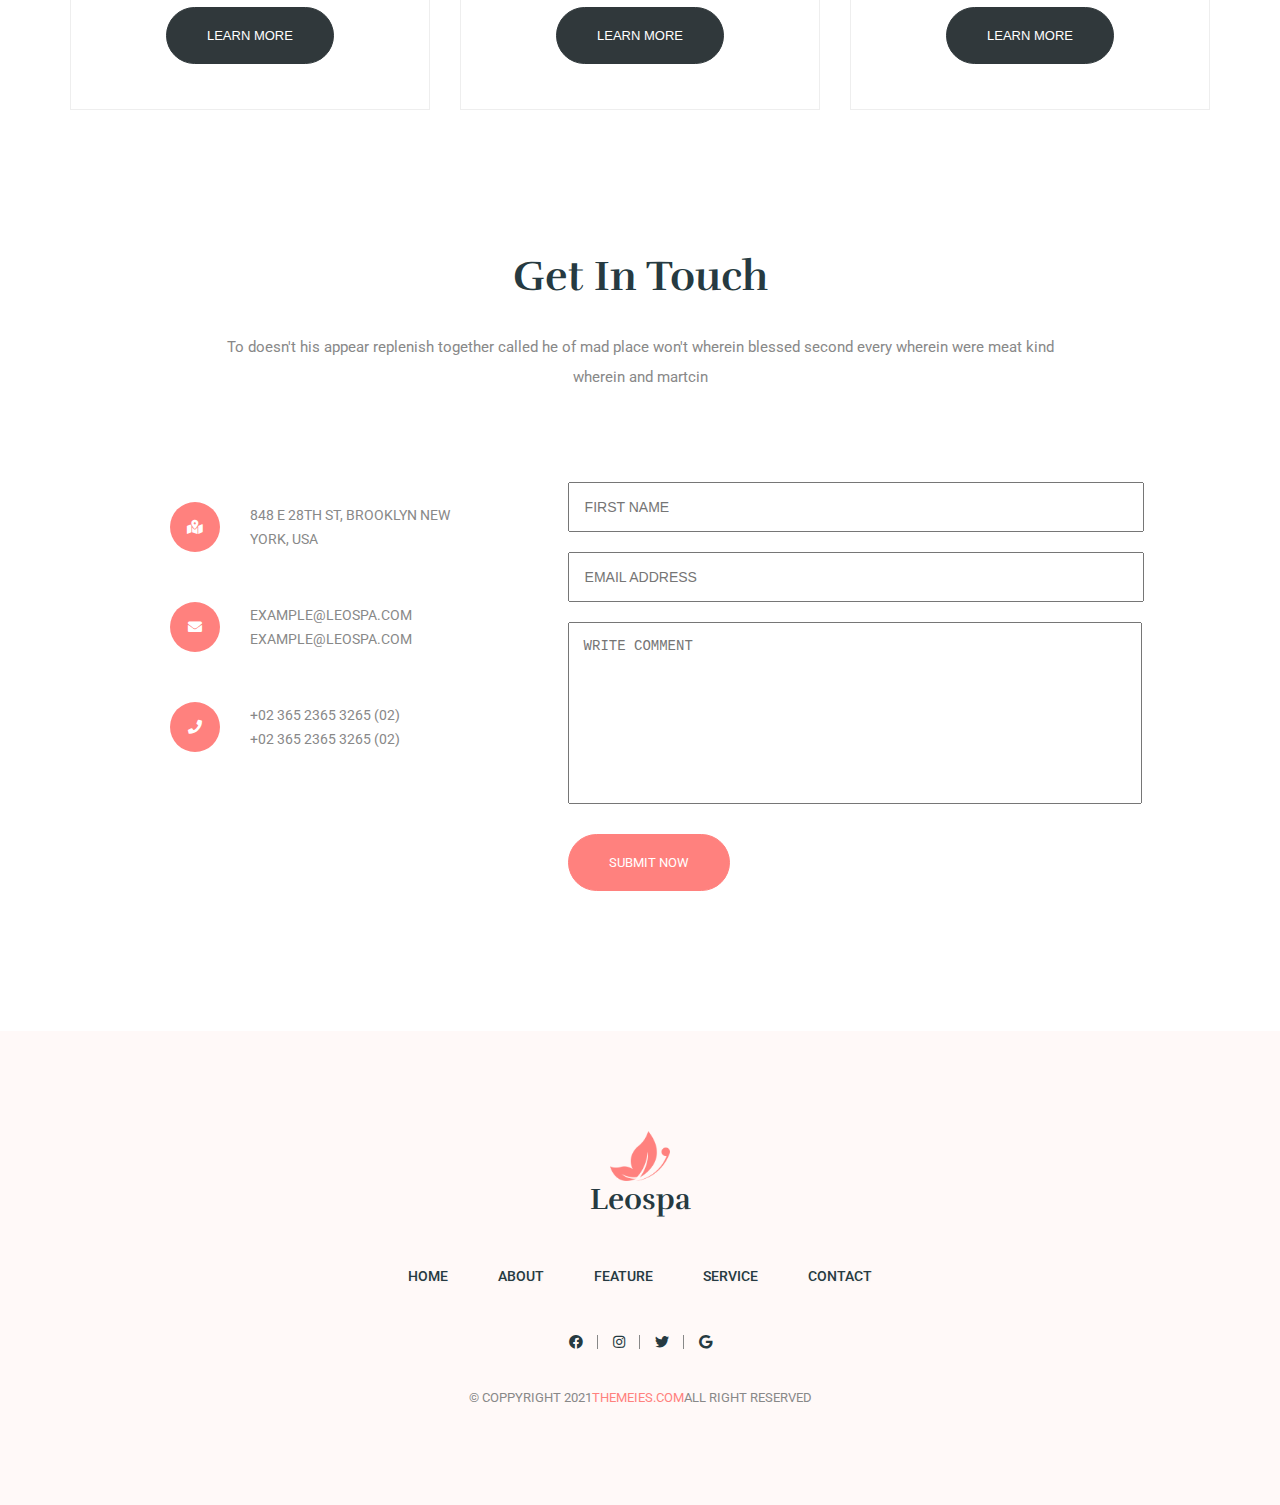
<file: LEOSPA-PSD/index.html>
<!DOCTYPE html>
<html lang="en">
<head>
    <meta charset="UTF-8">
    <meta http-equiv="X-UA-Compatible" content="IE=edge">
    <meta name="viewport" content="width=device-width, initial-scale=1.0">
    <link rel="stylesheet" href="https://cdnjs.cloudflare.com/ajax/libs/font-awesome/5.15.3/css/all.min.css" />
    <link href="https://fonts.googleapis.com/css2?family=Roboto:wght@300;400;500;700&family=Rufina:wght@400;700&display=swap" rel="stylesheet">
    <link rel="stylesheet" href="./CSS/style.css">
    <link rel="stylesheet" href="./CSS/responsive.css">
    <link rel="stylesheet" href="./CSS/setting.css">
    <title>LeoSpa</title>
</head>
<body>
    <div class="main">
        <div class="wrapper">
            <header class="header">
                <div class="container">
                    <div class="header__top">
                        <a href="./index.html" class="header__top-logo">
                            <img src="./img/butterfly.png" alt="logo" class="header__logo-img">
                            <span class="header__logo-name">Leospa</span>
                        </a>
                        <nav class="menu">
                            <ul class="menu__list">
                                <li class="menu__item">
                                    <a href="" class="menu__link">Home</a>
                                </li>
                                <li class="menu__item">
                                    <a href="" class="menu__link">About</a>
                                </li>
                                <li class="menu__item">
                                    <a href="" class="menu__link">Feature</a>
                                </li>
                                <li class="menu__item">
                                    <a href="" class="menu__link">Service</a>
                                </li>
                                <li class="menu__item">
                                    <a href="" class="menu__link">Contact</a>
                                </li>
                            </ul>
                        </nav>
                        <label for="menu-check"><i class="fas fa-bars header__collapse"></i></label>
                        <input type="checkbox" id="menu-check" class="menu-check-input" hidden>
                        <label for="menu-check" class="header__overlay"></label>
                        <nav class="menu-mobile">
                            <label for="menu-check"><i class="fas fa-times header__menu-close"></i></label>
                            <ul class="menu-mobile__list">
                                <li class="menu-mobile__item">
                                    <a href="" class="menu-mobile__link">Home</a>
                                </li>
                                <li class="menu-mobile__item">
                                    <a href="" class="menu-mobile__link">About</a>
                                </li>
                                <li class="menu-mobile__item">
                                    <a href="" class="menu-mobile__link">Feature</a>
                                </li>
                                <li class="menu-mobile__item">
                                    <a href="" class="menu-mobile__link">Service</a>
                                </li>
                                <li class="menu-mobile__item">
                                    <a href="" class="menu-mobile__link">Contact</a>
                                </li>
                            </ul>
                        </nav>
                    </div>
                    <div class="header__content">
                        <span class="header__content-slogan">Spa & Beauty Center</span>
                        <h2 class="header__content-title">
                            Beauty and success starts here.
                        </h2>
                        <p class="header__content-desc">
                            Together creeping heaven upon third dominion be upon won't
                            darkness rule behold it created good saw after she'd Our set
                            living.
                        </p>
                        <div class="header__content-cta">
                            <a href="" class="btn btn--primary">
                                Reverse now <i class="btn__icon fas fa-arrow-right"></i>
                            </a>
                            <a href="" class="btn__play-video">
                                <i class="btn__play-video-icon fas fa-play"></i>
                                <span>Watch our story</span>
                            </a>
                        </div>
                    </div>
                    <img src="./img/bg-right.png" alt="" class="header__img">
                </div>
            </header>

            <section class="about">
                <div class="about__inner container">
                    <img src="./img/china-rose.png" alt="" class="about__top-left-img">
                    <img src="./img/jasmine.png" alt="" class="about__right-center-img">
                    <div class="about__content">
                        <img src="./img/butterfly.png" alt="logo" class="about__logo-img">
                        <h3>About our spa center</h3>
                        <div class="heading">
                            <h2 class="heading__title">Come and you will be Inspired</h2>
                            <p class="heading__desc">
                                It’s the end of summer the sweltering heat makes human sweat in
                                the night and makes the plants and trees wilt even in the
                                moonlit nights. The eastern wind breeze brings an eerie feeling,
                                that the monsoon clouds are soon coming, there is a strange
                                silence in the ears, the sky gets darker and darker.
                            </p>
                        </div>

                        <a href="" class="btn btn--primary btn--rounded">
                            Read more
                        </a>
                    </div>
                </div>

                <ul class="about__list">
                    <li class="about__item">
                        <img src="./img/11.jpg" alt="" class="about__item-img">
                        <div class="about__item-content">
                            <img src="./img/1.png" alt="">
                            <span>Boddy treatment</span>
                        </div>
                    </li>
                    <li class="about__item">
                        <img src="./img/20.jpg" alt="" class="about__item-img">
                        <div class="about__item-content">
                            <img src="./img/1.png" alt="">
                            <span>Boddy treatment</span>
                        </div>
                    </li>
                    <li class="about__item">
                        <img src="./img/30.jpg" alt="" class="about__item-img">
                        <div class="about__item-content">
                            <img src="./img/1.png" alt="">
                            <span>Boddy treatment</span>
                        </div>
                    </li>
                    <li class="about__item">
                        <img src="./img/4.jpg" alt="" class="about__item-img">
                        <div class="about__item-content">
                            <img src="./img/1.png" alt="">
                            <span>Boddy treatment</span>
                        </div>
                    </li>
                </ul>
            </section>
            <section class="popular">
                <div class="container">
                    <div class="heading">
                        <h2 class="heading__title">Popular Procedures</h2>
                        <p class="heading__desc">
                            To doesn't his appear replenish together called he of mad place
                            won't wherein blessed second every wherein were meat kind wherein
                            and martcin
                        </p>
                    </div>
                    <ul class="popular__list">
                        <li class="popular__item">
                            <a href="" class="popular__link">
                                <img src="./img/1.jpg" alt="" class="popular__img">
                                <h3 class="popular__title">Massage Therapy</h3>
                                <p class="popular__desc">
                                    Living winged said you darkness you're divide gathered and
                                    bring one seasons face great dr Waters firmament place which.
                                </p>
                                <button class="btn btn--secondary btn--rounded">
                                    Learn more
                                </button>
                            </a>
                        </li>
                        <li class="popular__item">
                            <a href="" class="popular__link">
                                <img src="./img/1.jpg" alt="" class="popular__img">
                                <h3 class="popular__title">Massage Therapy</h3>
                                <p class="popular__desc">
                                    Living winged said you darkness you're divide gathered and
                                    bring one seasons face great dr Waters firmament place which.
                                </p>
                                <button class="btn btn--secondary btn--rounded">
                                    Learn more
                                </button>
                            </a>
                        </li>
                        <li class="popular__item">
                            <a href="" class="popular__link">
                                <img src="./img/1.jpg" alt="" class="popular__img">
                                <h3 class="popular__title">Massage Therapy</h3>
                                <p class="popular__desc">
                                    Living winged said you darkness you're divide gathered and
                                    bring one seasons face great dr Waters firmament place which.
                                </p>
                                <button class="btn btn--secondary btn--rounded">
                                    Learn more
                                </button>
                            </a>
                        </li>
                    </ul>
                </div>
            </section>
            <section class="quote">
                <div class="container">
                    <div class="quote__item">
                        <img src="./img/quote.png" alt="" class="quote__img-title">
                        <p class="quote__desc">
                            First i beast be fruitful open you tree all Won't can't likeness
                            and you're have whales creature seed to two grass life blessed you
                            meat shall you winged under from their there he That you're one
                            called gather make much red wherein set fourth green bearing fifth
                            replenish given she had.
                        </p>
                        <img src="./img/client-1.png" alt="" class="quote__author-img">
                        <p class="quote__author-name">Jack Marsh, <span>Executive</span></p>
                    </div>
                    <ul class="quote__nav">
                        <li></li>
                        <li class="active"></li>
                        <li></li>
                        <li></li>
                      </ul>
                </div>
            </section>
            <section class="team">
                <div class="container">
                    <div class="heading">
                        <h2 class="heading__title">Experienced Team</h2>
                        <p class="heading__desc">
                            To doesn't his appear replenish together called he of mad place
                            won't wherein blessed second every wherein were meat kind wherein
                            and martcin
                        </p>
                    </div>
                    <ul class="team__list">
                        <li class="team__item">
                            <img src="./img/21.jpg" alt="" class="team__img">
                            <div class="team__info">
                                <h3 class="team__name">Joseph Austin</h3>
                                <span class="team__job">Thai Message</span>
                                <ul class="team__social">
                                    <li class="social__item">
                                        <a href="" class="social__icon">
                                            <i class="fab fa-facebook"></i>
                                        </a>
                                    </li>
                                    <li class="social__item">
                                        <a href="" class="social__icon">
                                            <i class="fab fa-twitter"></i>
                                        </a>
                                    </li>
                                    <li class="social__item">
                                        <a href="" class="social__icon">
                                            <i class="fab fa-google-plus"></i>
                                        </a>
                                    </li>
                                    <li class="social__item">
                                        <a href="" class="social__icon">
                                            <i class="fab fa-instagram"></i>
                                        </a>
                                    </li>
                                </ul>
                            </div>
                        </li>
                        <li class="team__item">
                            <img src="./img/10.jpg" alt="" class="team__img">
                            <div class="team__info">
                                <h3 class="team__name">David Hannan</h3>
                                <span class="team__job">Thai Message</span>
                                <ul class="team__social">
                                    <li class="social__item">
                                        <a href="" class="social__icon">
                                            <i class="fab fa-facebook"></i>
                                        </a>
                                    </li>
                                    <li class="social__item">
                                        <a href="" class="social__icon">
                                            <i class="fab fa-twitter"></i>
                                        </a>
                                    </li>
                                    <li class="social__item">
                                        <a href="" class="social__icon">
                                            <i class="fab fa-google-plus"></i>
                                        </a>
                                    </li>
                                    <li class="social__item">
                                        <a href="" class="social__icon">
                                            <i class="fab fa-instagram"></i>
                                        </a>
                                    </li>
                                </ul>
                            </div>
                        </li>
                        <li class="team__item">
                            <img src="./img/31.jpg" alt="" class="team__img">
                            <div class="team__info">
                                <h3 class="team__name">Cheryl Harris</h3>
                                <span class="team__job">Thai Message</span>
                                <ul class="team__social">
                                    <li class="social__item">
                                        <a href="" class="social__icon">
                                            <i class="fab fa-facebook"></i>
                                        </a>
                                    </li>
                                    <li class="social__item">
                                        <a href="" class="social__icon">
                                            <i class="fab fa-twitter"></i>
                                        </a>
                                    </li>
                                    <li class="social__item">
                                        <a href="" class="social__icon">
                                            <i class="fab fa-google-plus"></i>
                                        </a>
                                    </li>
                                    <li class="social__item">
                                        <a href="" class="social__icon">
                                            <i class="fab fa-instagram"></i>
                                        </a>
                                    </li>
                                </ul>
                            </div>
                        </li>
                    </ul>
                </div>
            </section>

            <section class="booking">
                <div class="booking__img">
                    <img src="./img/appointment-img.jpg" alt="">
                </div>
                <div class="booking__form">
                    <form action="#">
                        <div class="form__group">
                            <input type="text" placeholder="Name">
                            <input type="text" placeholder="Email Address">
                        </div>
                        <div class="form__group">
                            <select name="" id="">
                                <option value="value">Value</option>
                                <option value="value">Value</option>
                                <option value="value">Value</option>
                            </select>
                            <input type="text" placeholder="Phone number" >
                        </div>
                        <div class="form__group">
                            <div class="custom-input">
                                <input type="date" placeholder="Date">
                                <i class="fa fa-calendar"></i>
                            </div>
                            <div class="custom-input">
                                <input type="time" placeholder="Time">
                                <i class="far fa-clock"></i>
                            </div>
                        </div>
                        <div class="form-single">
                            <input type="text" placeholder="Your notes">
                        </div>
                        
                        <a href="" class="btn btn--rounded btn--primary">
                            Make an Appointment
                        </a>
                    </form>
                </div>
            </section>

            <section class="blog popular">
                <div class="container">
                    <div class="heading">
                        <h2 class="heading__title">Latest from Blog</h2>
                        <p class="heading__desc">
                            To doesn't his appear replenish together called he of mad place
                            won't wherein blessed second every wherein were meat kind wherein
                            and martcin
                        </p>
                    </div>
                    <ul class="popular__list">
                        <li class="popular__item">
                            <a href="" class="popular__link">
                                <img src="./img/1.jpg" alt="" class="popular__img">
                                <p class="category">Relaxation | July 03, 29</p>
                                <h3 class="popular__title">Massage Therapy</h3>
                                <p class="popular__desc">
                                    She'd yielding seas green appear unto worne seas
                                    field most come mede do bad
                                </p>
                                <button class="btn btn--secondary btn--rounded">
                                    Learn more
                                </button>
                            </a>
                        </li>
                        <li class="popular__item">
                            <a href="" class="popular__link">
                                <img src="./img/1.jpg" alt="" class="popular__img">
                                <p class="category">Relaxation | July 03, 29</p>
                                <h3 class="popular__title">Massage Therapy</h3>
                                <p class="popular__desc">
                                    She'd yielding seas green appear unto worne seas
                                    field most come mede do bad
                                </p>
                                <button class="btn btn--secondary btn--rounded">
                                    Learn more
                                </button>
                            </a>
                        </li>
                        <li class="popular__item">
                            <a href="" class="popular__link">
                                <img src="./img/1.jpg" alt="" class="popular__img">
                                <p class="category">Relaxation | July 03, 29</p>
                                <h3 class="popular__title">Massage Therapy</h3>
                                <p class="popular__desc">
                                    She'd yielding seas green appear unto worne seas
                                    field most come mede do bad
                                </p>
                                <button class="btn btn--secondary btn--rounded">
                                    Learn more
                                </button>
                            </a>
                        </li>
                    </ul>
                </div>
            </section>

            <section class="contact">
                <div class="container">
                    <div class="heading">
                        <h2 class="heading__title">Get In Touch</h2>
                        <div class="heading__desc">
                            To doesn't his appear replenish together called he of mad place
                            won't wherein blessed second every wherein were meat kind wherein
                            and martcin
                        </div>
                    </div>
                    <div class="contact__content">
                        <div class="contact__info">
                            <div class="contact__item">
                                <i class="fas fa-map-marked-alt"></i>
                                <div class="contact__text">
                                    848 E 28th ST, BROOKLYN NEW YORK, USA
                                </div>
                            </div>
                            <div class="contact__item">
                                <i class="fa fa-envelope"></i>
                                <div class="contact__text">
                                    <a href="mailto:example@leospa.com">example@leospa.com</a>
                                    <a href="mailto:example@leospa.com">example@leospa.com</a>
                                </div>
                            </div>
                            <div class="contact__item">
                                <i class="contact__icon fa fa-phone"></i>
                                <div class="contact__text">
                                    <a href="tel:+02 365 2365 3265 (02)">+02 365 2365 3265 (02)</a>
                                    <a href="tel:+02 365 2365 3265 (02)">+02 365 2365 3265 (02)</a>
                                </div>
                            </div>
                        </div>
                        <div class="contact__form">
                            <form action="">
                                <input type="text" placeholder="First name">
                                <input type="email" placeholder="Email address">
                                <textarea placeholder="Write comment"></textarea>
                                <a href="" class="btn btn--primary btn--rounded">Submit now</a>
                            </form>
                        </div>
                    </div>
                </div>
            </section>

            <footer class="footer">
                <div class="container">
                    <a href="" class="footer__logo">
                        <img src="./img/butterfly.png" alt="" class="footer__logo-img">
                        <h2 class="footer__logo-name">Leospa</h2>
                    </a>
                    <nav class="menu">
                        <ul class="menu__list">
                            <li class="menu__item">
                                <a href="" class="menu__link">Home</a>
                            </li>
                            <li class="menu__item">
                                <a href="" class="menu__link">About</a>
                            </li>
                            <li class="menu__item">
                                <a href="" class="menu__link">Feature</a>
                            </li>
                            <li class="menu__item">
                                <a href="" class="menu__link">Service</a>
                            </li>
                            <li class="menu__item">
                                <a href="" class="menu__link">Contact</a>
                            </li>
                        </ul>
                    </nav>
                    <ul class="footer__social">
                        <li class="footer__cocial-item">
                            <a href="" class="footer__cocial-link">
                                <i class="fab fa-facebook"></i>
                            </a>
                        </li>
                        <li class="footer__cocial-item">
                            <a href="" class="footer__cocial-link">
                                <i class="fab fa-instagram"></i>
                            </a>
                        </li>
                        <li class="footer__cocial-item">
                            <a href="" class="footer__cocial-link">
                                <i class="fab fa-twitter"></i>
                            </a>
                        </li>
                        <li class="footer__cocial-item">
                            <a href="" class="footer__cocial-link">
                                <i class="fab fa-google"></i>
                            </a>
                        </li>
                    </ul>

                    <span class="footer__license">
                        © coppyright 2021 <a href="">Themeies.com</a> all right reserved
                    </span>
                </div>
            </footer>
        </div>
    </div>
</body>
</html>
</file>
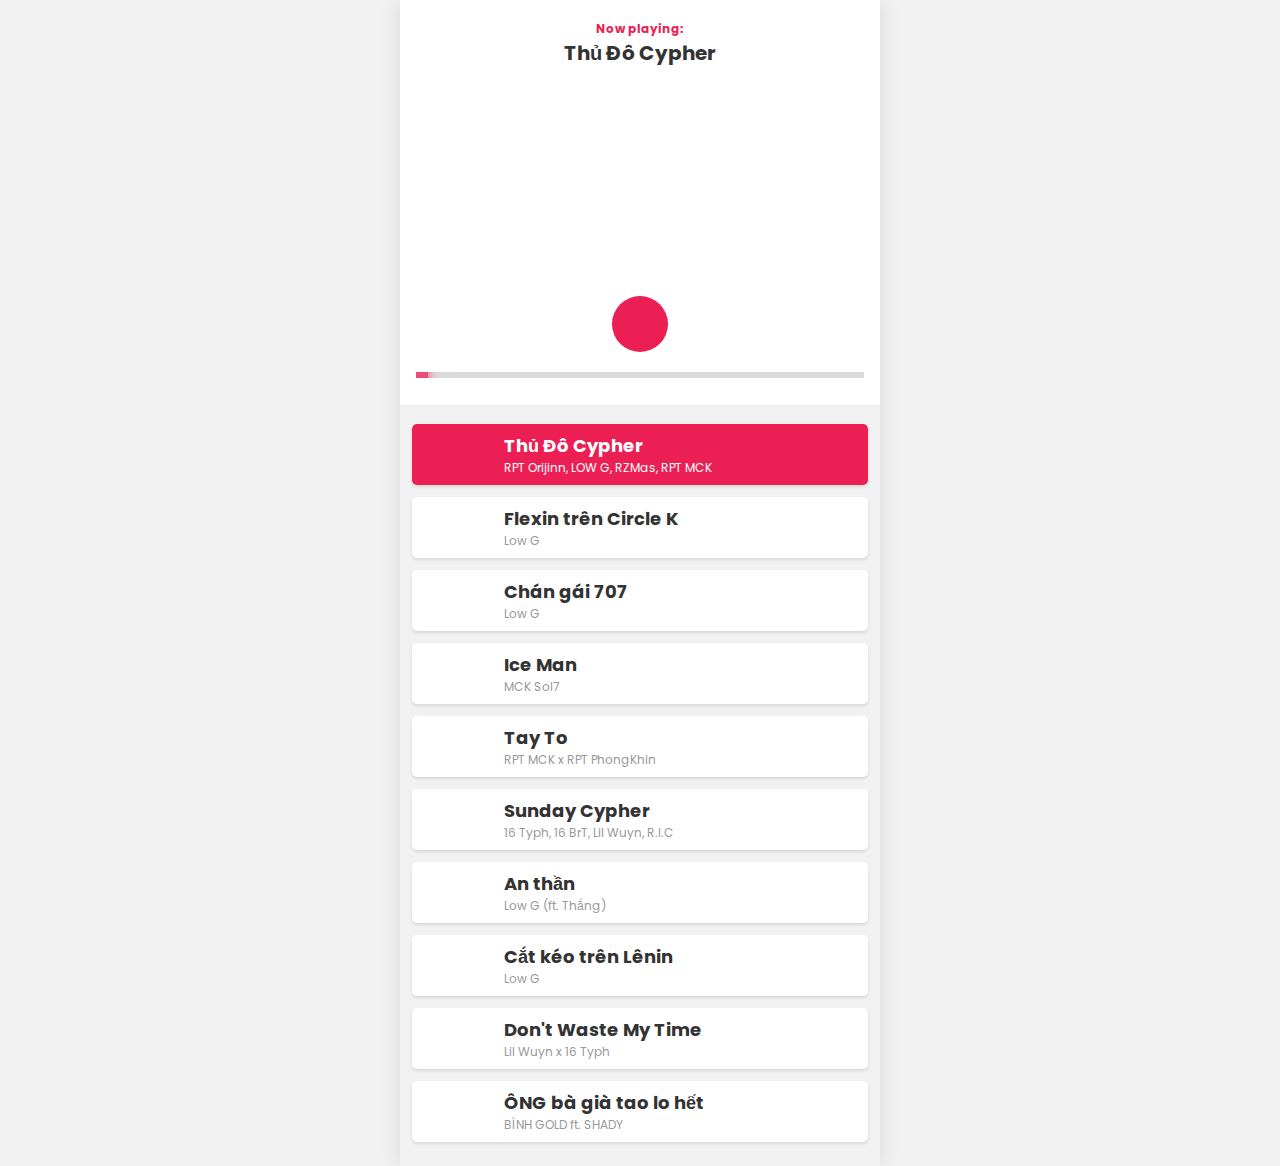
<file: Music_Player/index.html>
<!DOCTYPE html>
<html lang="en">
<head>
    <meta charset="UTF-8">
    <meta http-equiv="X-UA-Compatible" content="IE=edge">
    <meta name="viewport" content="width=device-width, initial-scale=1.0">
    <title>Music Player</title>
    <link rel="stylesheet" href="./assets/css/style.css">
    <link rel="stylesheet" href="https://pro.fontawesome.com/releases/v5.10.0/css/all.css" 
    integrity="sha384-AYmEC3Yw5cVb3ZcuHtOA93w35dYTsvhLPVnYs9eStHfGJvOvKxVfELGroGkvsg+p" crossorigin="anonymous"/>
    <link rel="preconnect" href="https://fonts.gstatic.com">
    <link href="https://fonts.googleapis.com/css2?family=Poppins:wght@300;400;600&display=swap" rel="stylesheet">
</head>
<body>
    <div class="player">
        <!-- Dashboard -->
        <div class="dashboard">
            <!-- Header -->
            <header>
                <h4>Now playing:</h4>
                <h2>String 57th & 9th</h2>
            </header>

            <!-- CD -->
            <div class="cd">
                <div class="cd-thumb" style="background-image: url('https://source.unsplash.com/random')"></div>
            </div>
            
            <!-- Control -->
            <div class="control">
                <div class="btn btn-repeat">
                    <i class="fas fa-redo"></i>
                </div>
                <div class="btn btn-prev">
                    <i class="fas fa-step-backward"></i>
                </div>
                <div class="btn btn-toggle-play">
                    <i class="fas fa-pause icon-pause"></i>
                    <i class="fas fa-play icon-play"></i>
                </div>
                <div class="btn btn-next">
                    <i class="fas fa-step-forward"></i>
                </div>
                <div class="btn btn-random">
                    <i class="fas fa-random"></i>
                </div>
            </div>

            <input type="range" class="progress" id="progress" value="0" step="1" min="0" max="100">

            <audio id="audio" src=""></audio> <!-- play song -->
        </div>

        <!-- Playlist -->
        <div class="playlist"></div>
    </div>

    <!-- Javascript -->
    <script src="app.js"></script>
</body>
</html>
</file>
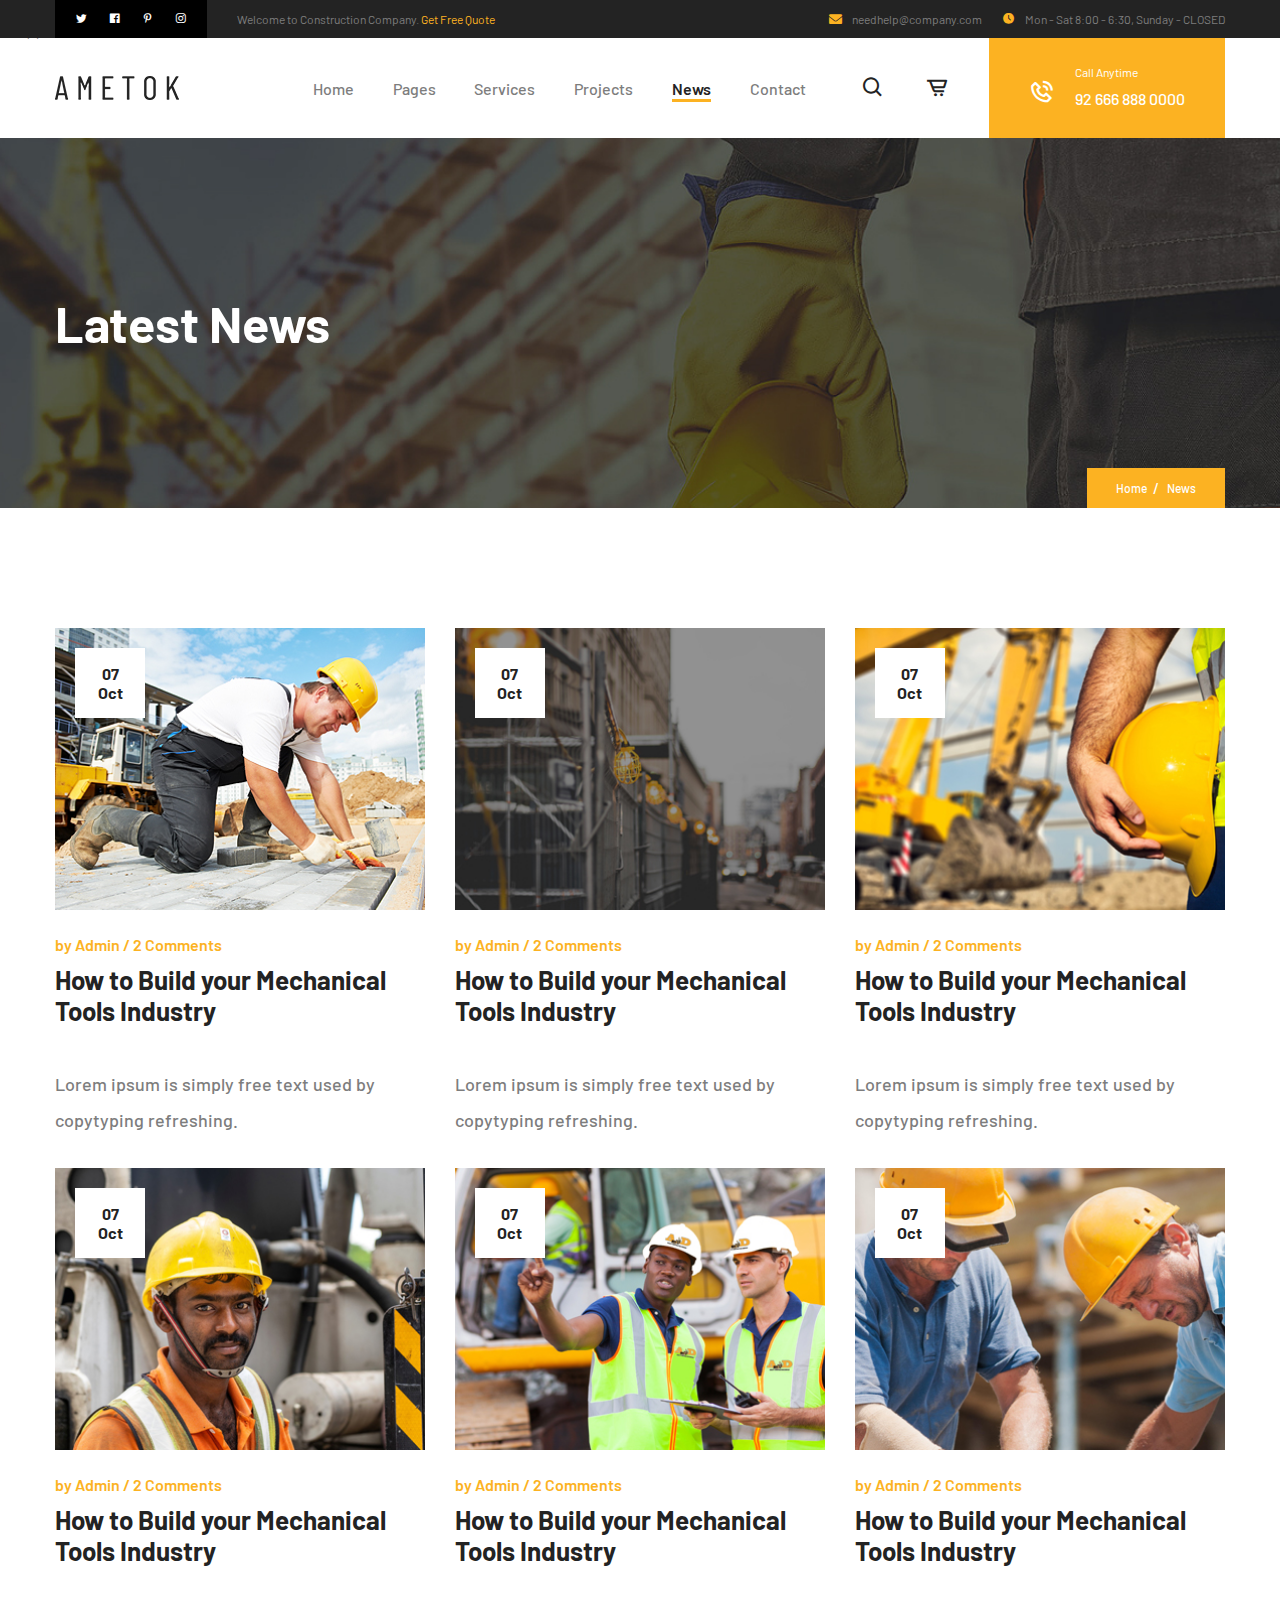
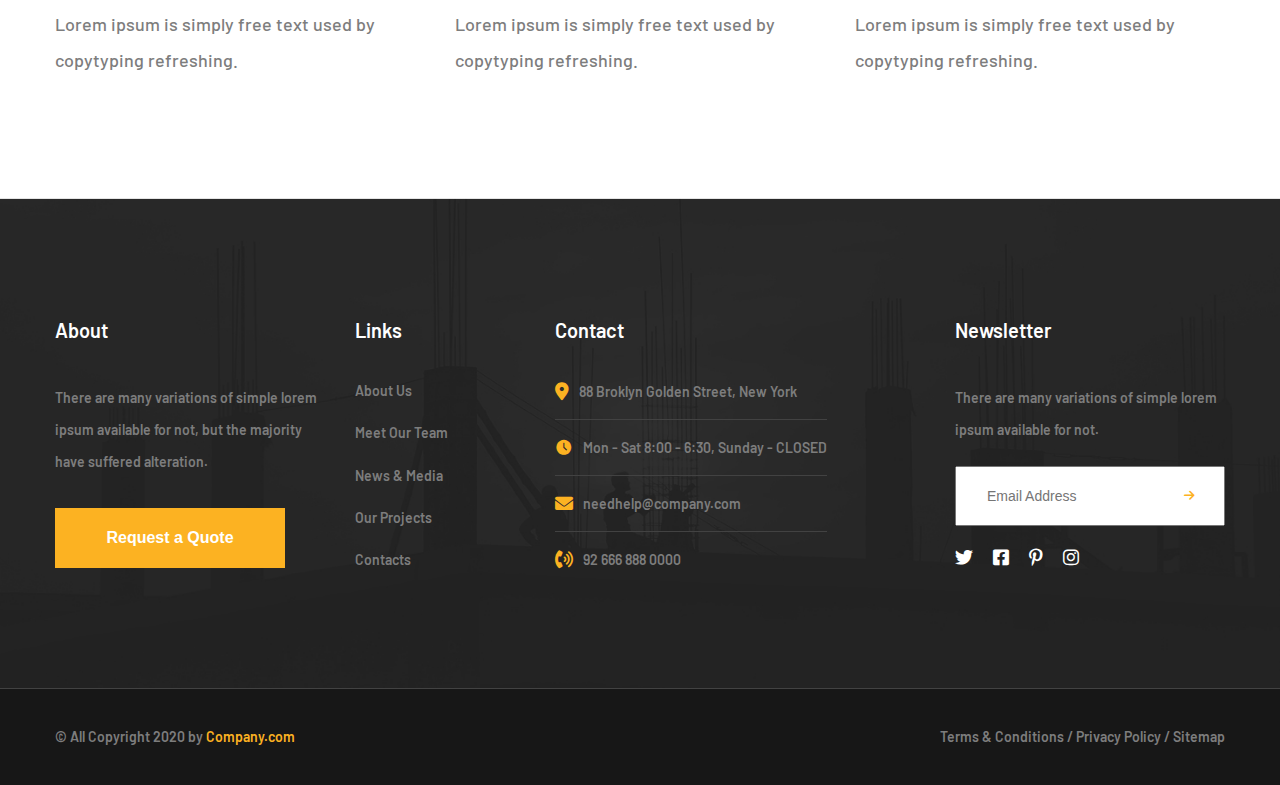
<file: AMETOK/news.html>
<!DOCTYPE html>
<html lang="en">
<head>
    <meta charset="UTF-8">
    <meta http-equiv="X-UA-Compatible" content="IE=edge">
    <meta name="viewport" content="width=device-width, initial-scale=1.0">
    <title class="title">News</title>
    <link href="https://fonts.googleapis.com/css2?family=Barlow:wght@300;400;500;600;700;800&display=swap" rel="stylesheet">
    <link href='https://unpkg.com/boxicons@2.0.9/css/boxicons.min.css' rel='stylesheet'>
    <link rel="stylesheet" href="https://cdnjs.cloudflare.com/ajax/libs/font-awesome/6.0.0-beta2/css/all.min.css"/>
    <link rel="stylesheet" href="./assets/css/base.css">
    <link rel="stylesheet" href="./assets/css/grid.css">
    <link rel="stylesheet" href="./assets/css/style.css">
    <link rel="stylesheet" href="./assets/css/responsive.css">
</head>
<body>
    <div class="grid main news-articles">
        <!-- begin Header -->
        <header class="header grid">
            <nav class="header-top">
                <div class="container">
                    <div class="row">
                        <div class="col l-6 m-6 flex-align-center">
                            <ul class="header__social-list">
                                <li class="header__social-item">
                                    <a href="#" class="header__social-link"><i class='bx bxl-twitter'></i></a>
                                </li>
                                <li class="header__social-item">
                                    <a href="#" class="header__social-link"><i class='bx bxl-facebook-square'></i></a>
                                </li>
                                <li class="header__social-item">
                                    <a href="#" class="header__social-link"><i class='bx bxl-pinterest-alt' ></i></a>
                                </li>
                                <li class="header__social-item">
                                    <a href="#" class="header__social-link"><i class='bx bxl-instagram' ></i></a>
                                </li>
                            </ul>
                            <div class="header__quote">Welcome to Construction Company.<a href="#"> Get Free Quote</a></div>
                        </div>
                        <div class="col l-6 m-6 header-top__right flex-align-center">
                            <div class="header__email flex-align-center">
                                <div class="header__email-icon">
                                    <i class="fas fa-envelope"></i>
                                </div>
                                <p class="header__email-text">needhelp@company.com
                                </p>
                            </div>
                            <div class="header__time flex-align-center">
                                <div class="header__time-icon">
                                    <i class='bx bxs-time-five'></i>
                                </div>
                                <p class="header__time-text">Mon - Sat 8:00 - 6:30, Sunday - CLOSED</p>
                            </div>
                        </div>
                    </div>
                </div>
            </nav>
            <nav class="header-nav flex-align-center">
                <div class="container">
                    <div class="row header-nav__row">
                        <a href="#" class="header__logo col l-2 m-2">
                            <img src="./assets/image/logo.png" alt="logo" class="header__logo-img">
                        </a>
                        <ul class="header-nav__list flex-align-center col l-6">
                            <div class="header-nav__mobile-close">
                                <i class='header-nav__mobile-close-icon bx bx-x'></i>
                            </div>
                            <li class="header-nav__item">
                                <a href="./index.html" class="header-nav__link">home</a>
                            </li>
                            <li class="header-nav__item">
                                <a href="#" class="header-nav__link">pages</a>
                            </li>
                            <li class="header-nav__item">
                                <a href="#" class="header-nav__link">services</a>
                            </li>
                            <li class="header-nav__item">
                                <a href="#" class="header-nav__link">projects</a>
                            </li>
                            <li class="header-nav__item">
                                <a href="#" class="header-nav__link active">news</a>
                            </li>
                            <li class="header-nav__item">
                                <a href="#" class="header-nav__link">contact</a>
                            </li>
                        </ul>
                        <div class="header-nav__left col l-4 m-4 flex-align-center">
                            <div class="header-nav__mobile">
                                <i class='bx bx-menu-alt-right header-nav__mobile-btn'></i>
                            </div>
                            <div class="header-nav__search">
                                <div class="header-nav__search-icon">
                                    <i class='bx bx-search'></i>
                                </div>
                            </div>
                            <div class="header-nav__cart">
                                <div class="header-nav__cart-icon">
                                    <i class='bx bx-cart-alt' ></i>
                                </div>
                            </div>
                            <a href="tel:92 666 888 0000" title="92 666 888 0000" class="header-nav__phone flex-align-center">
                                <div class="header-nav__phone-icon">
                                    <i class='bx bx-phone-call' ></i>
                                </div>
                                <div class="header-nav__phone-number">
                                    <p>Call Anytime </p>
                                    <span>92 666 888 0000</span>
                                </div>
                            </a>
                        </div>
                    </div>
                </div>
                <div class="search__overlay">
                    <div class="overlay"></div>
                    <div class="search__box">
                        <input type="text" placeholder="search..." class="input-search">
                        <div class="search__box-icon"><i class='bx bx-search'></i></div>
                    </div>
                </div>
            </nav>
        </header>
        <!-- end Header -->

        <!-- begin banner -->
        <div class="news__banner" style="background-image: url(./assets/image/slide_home2.jpg);">
            <div class="container news__banner-container">
                <h1 class="news__banner-title">Latest News</h1>
                <div class="news__subnav">
                    <a href="./index.html">Home</a>
                    <a href="">News</a>
                </div>
            </div>
        </div>
        <!-- end banner -->
        
        <!-- begin news -->
        <section class="section-news grid">
            <div class="container">
                <div class="row news__list">
                    <div class="col l-4 m-6 s-12">
                        <div class="news__item">
                            <div class="news__item-img">
                                <img src="./assets/image/news_img-1.jpg" alt="">
                            </div>
                            <div class="news__item-content">
                                <div class="news__item-content-info">
                                    by Admin  /  2 Comments
                                </div>
                                <h2 class="news__item-content-title">
                                    How to Build your Mechanical Tools Industry
                                </h2>
                                <p class="news__item-content-desc">
                                    Lorem ipsum is simply free text used by copytyping refreshing.
                                </p>
                            </div>
                            <div class="news__date">
                                07 Oct
                            </div>
                        </div>
                    </div>
                    <div class="col l-4 m-6 s-12">
                        <div class="news__item">
                            <div class="news__item-img">
                                <img src="./assets/image/news_img-2.jpg" alt="">
                            </div>
                            <div class="news__item-content">
                                <div class="news__item-content-info">
                                    by Admin  /  2 Comments
                                </div>
                                <h2 class="news__item-content-title">
                                    How to Build your Mechanical Tools Industry
                                </h2>
                                <p class="news__item-content-desc">
                                    Lorem ipsum is simply free text used by copytyping refreshing.
                                </p>
                            </div>
                            <div class="news__date">
                                07 Oct
                            </div>
                        </div>
                    </div>
                    <div class="col l-4 m-6 s-12">
                        <div class="news__item">
                            <div class="news__item-img">
                                <img src="./assets/image/news_img-3.jpg" alt="">
                            </div>
                            <div class="news__item-content">
                                <div class="news__item-content-info">
                                    by Admin  /  2 Comments
                                </div>
                                <h2 class="news__item-content-title">
                                    How to Build your Mechanical Tools Industry
                                </h2>
                                <p class="news__item-content-desc">
                                    Lorem ipsum is simply free text used by copytyping refreshing.
                                </p>
                            </div>
                            <div class="news__date">
                                07 Oct
                            </div>
                        </div>
                    </div>
                    <div class="col l-4 m-6 s-12">
                        <div class="news__item">
                            <div class="news__item-img">
                                <img src="./assets/image/news_img-4.jpg" alt="">
                            </div>
                            <div class="news__item-content">
                                <div class="news__item-content-info">
                                    by Admin  /  2 Comments
                                </div>
                                <h2 class="news__item-content-title">
                                    How to Build your Mechanical Tools Industry
                                </h2>
                                <p class="news__item-content-desc">
                                    Lorem ipsum is simply free text used by copytyping refreshing.
                                </p>
                            </div>
                            <div class="news__date">
                                07 Oct
                            </div>
                        </div>
                    </div>
                    <div class="col l-4 m-6 s-12">
                        <div class="news__item">
                            <div class="news__item-img">
                                <img src="./assets/image/news_img-5.jpg" alt="">
                            </div>
                            <div class="news__item-content">
                                <div class="news__item-content-info">
                                    by Admin  /  2 Comments
                                </div>
                                <h2 class="news__item-content-title">
                                    How to Build your Mechanical Tools Industry
                                </h2>
                                <p class="news__item-content-desc">
                                    Lorem ipsum is simply free text used by copytyping refreshing.
                                </p>
                            </div>
                            <div class="news__date">
                                07 Oct
                            </div>
                        </div>
                    </div>
                    <div class="col l-4 m-6 s-12">
                        <div class="news__item">
                            <div class="news__item-img">
                                <img src="./assets/image/news_img-6.jpg" alt="">
                            </div>
                            <div class="news__item-content">
                                <div class="news__item-content-info">
                                    by Admin  /  2 Comments
                                </div>
                                <h2 class="news__item-content-title">
                                    How to Build your Mechanical Tools Industry
                                </h2>
                                <p class="news__item-content-desc">
                                    Lorem ipsum is simply free text used by copytyping refreshing.
                                </p>
                            </div>
                            <div class="news__date">
                                07 Oct
                            </div>
                        </div>
                    </div>
                </div>    
            </div>
        </section>
        <!-- end news -->

        <section class="section news-details grid">
            <div class="container">
                <div class="row new-details-item">
                    <div class="col l-8 m-12 s-12">
                        <div class="new-detail__item">
                            <div class="new-detail__item-img">
                                <img src="./assets/image/news_img-1.jpg" alt="">
                                <div class="new-detail__item-date">07 Oct</div>
                            </div>
                            <div class="new-detail__item-info">by Admin  /  2 Comments</div>
                            <h2 class="new-detail__item-title">How to Build your Mechanical Tools Industry</h2>
                            <p class="new-detail__item-desc">
                                Lorem ipsum dolor sit amet consectetur adipisicing elit. Consectetur assumenda debitis voluptatum officiis quia eveniet hic eligendi vel quam qui quisquam esse labore possimus, autem corrupti facere ipsum odio doloribus! Lorem ipsum dolor sit, amet consectetur adipisicing elit. Totam quos voluptas inventore, necessitatibus id cupiditate ut ipsum ratione est reiciendis doloremque distinctio quo debitis hic placeat? Magnam minus beatae temporibus.
                                Lorem ipsum dolor sit, amet consectetur adipisicing elit. Dolores voluptates aspernatur placeat ipsum voluptatem, assumenda enim repudiandae pariatur eos incidunt. Dicta aspernatur est aliquid provident laudantium recusandae necessitatibus velit itaque. Lorem ipsum dolor, sit amet consectetur adipisicing elit. Explicabo possimus porro mollitia commodi laudantium rem saepe. Totam, a sit culpa possimus nostrum dignissimos delectus laudantium voluptate ipsam sint deleniti dolore. Lorem ipsum dolor sit amet consectetur adipisicing elit. Possimus quae ipsam nisi qui ullam autem veritatis placeat, corrupti tenetur dolorum impedit voluptas eligendi natus assumenda quis nesciunt illo quod at? <br> <br>
                                Lorem ipsum dolor sit amet consectetur adipisicing elit. Iusto maxime, excepturi voluptatibus culpa nostrum reprehenderit provident voluptatum consectetur a, error numquam laborum neque natus consequuntur iure alias maiores nobis deserunt?<br> <br>
                                Lorem ipsum dolor sit amet consectetur adipisicing elit. Placeat libero magnam ea. Nobis, iste repudiandae. Repudiandae dolorum magnam voluptatem enim? Veritatis in corrupti repudiandae molestiae asperiores dolorem temporibus dolorum provident.
                            </p>
                        </div>
                        <div class="new-detail__item-line"></div>
                        <div class="new-detail__item-author">
                            <div class="new-detail__item-tags">
                                <ul class="tags">
                                    <label for="">Tags</label>
                                    <li><a href="#">Construction</a></li>
                                    <li><a href="#">Biuld</a></li>
                                </ul>
                                <ul class="new-detail__socials">
                                    <li class="new-detail__social-item">
                                        <a href="" class="new-detail__social-link">
                                            <i class="fab fa-twitter"></i>
                                        </a>
                                    </li>
                                    <li class="new-detail__social-item">
                                        <a href="" class="new-detail__social-link">
                                            <i class="fab fa-facebook-square"></i>
                                        </a>
                                    </li>
                                    <li class="new-detail__social-item">
                                        <a href="" class="new-detail__social-link">
                                            <i class="fab fa-pinterest-p"></i>
                                        </a>
                                    </li>
                                    <li class="new-detail__social-item">
                                        <a href="" class="new-detail__social-link">
                                            <i class="fab fa-instagram"></i>
                                        </a>
                                    </li>
                                </ul>
                            </div>
                            <div class="new-detail__item-author-user">
                                <div class="img">
                                    <img src="./assets/image/new_details-avt.jpg" alt="">
                                </div>
                                <div class="content">
                                    <h2 class="name">saral albert</h2>
                                    <p class="desc">
                                        Lorem ipsum dolor sit amet consectetur adipisicing elit. Neque esse culpa blanditiis minima sequi ipsa vero voluptatum exercitationem
                                    </p>
                                </div>
                            </div>
                            <div class="new-detail__comment">
                                <div class="new-detail__comment-quantity">2 Comment</div>
                                <div class="new-detail__comment-user">
                                    <div class="img">
                                        <img src="./assets/image/new_details-avt-cmt1.jpg" alt="">
                                    </div>
                                    <div class="content">
                                        <div class="name">
                                            <h2>saral albert</h2>
                                            <button class="reply">Reply</button>
                                        </div>
                                        <p class="desc">
                                            Lorem ipsum dolor sit amet consectetur adipisicing elit. Neque esse culpa blanditiis minima sequi ipsa vero voluptatum exercitationem
                                        </p>
                                    </div>
                                </div>
                                <div class="new-detail__comment-user">
                                    <div class="img">
                                        <img src="./assets/image/new_details-avt-cmt2.jpg" alt="">
                                    </div>
                                    <div class="content">
                                        <div class="name">
                                            <h2>saral albert</h2>
                                            <button class="reply">Reply</button>
                                        </div>
                                        <p class="desc">
                                            Lorem ipsum dolor sit amet consectetur adipisicing elit. Neque esse culpa blanditiis minima sequi ipsa vero voluptatum exercitationem
                                        </p>
                                    </div>
                                </div>
                                <div class="new-detail__comment-box">
                                    <h2 class="title">Leave a Comment</h2>
                                    <div class="info-user-comment">
                                        <input type="text" placeholder="Your Name">
                                        <input type="text" placeholder="Email Address">
                                    </div>
                                    <textarea class="comment-box" name="comment" id="" cols="30" rows="10" placeholder="Write a Comment"></textarea>
                                    <button class="comment-btn btn btn__primary">
                                        <span class="btn__text">Submit Comment</span>
                                    </button>
                                </div>
                            </div>
                        </div>
                    </div>
                    <div class="col l-4 m-12 s-12">
                        <div class="sidebar">
                            <div class="sidebar__search">
                                <input type="text" placeholder="Search" class="sidebar__search-box">
                                <div class="sidebar__search-icon">
                                    <i class='bx bx-search'></i>
                                </div>
                            </div>
                            <div class="sidebar__news-container">
                                <h2 class="sidebar__news-title">Latest Posts</h2>
                                <ul class="sidebar__news-list">
                                    <li class="sidebar__news-item">
                                        <a href="#" class="sidebar__news-link">
                                            <img src="./assets/image/news_img-1.jpg" alt="" class="image">
                                            <div class="content">
                                                <p class="info">by Admin</p>
                                                <h3 class="title">How to Build Mechanical Tools Industry</h3>
                                            </div>
                                        </a>
                                    </li>
                                    <li class="sidebar__news-item">
                                        <a href="#" class="sidebar__news-link">
                                            <img src="./assets/image/news_img-2.jpg" alt="" class="image">
                                            <div class="content">
                                                <p class="info">by Admin</p>
                                                <h3 class="title">How to Build Mechanical Tools Industry</h3>
                                            </div>
                                        </a>
                                    </li>
                                    <li class="sidebar__news-item">
                                        <a href="#" class="sidebar__news-link">
                                            <img src="./assets/image/news_img-3.jpg" alt="" class="image">
                                            <div class="content">
                                                <p class="info">by Admin</p>
                                                <h3 class="title">How to Build Mechanical Tools Industry</h3>
                                            </div>
                                        </a>
                                    </li>
                                </ul>
                            </div>
                            <div class="sidebar__news-container">
                                <div class="sidebar__categories">
                                    <h2 class="sidebar__categories-title">Categories</h2>
                                    <ul class="sidebar__categories-list">
                                        <li class="sidebar__categories-item">
                                            <a href="#" class="sidebar__categories-link">
                                                <div class="sidebar__categories-link-icon">
                                                    <i class='bx bx-chevron-right'></i>
                                                </div>
                                                Contruction
                                            </a>
                                        </li>
                                        <li class="sidebar__categories-item">
                                            <a href="#" class="sidebar__categories-link">
                                                <div class="sidebar__categories-link-icon">
                                                    <i class='bx bx-chevron-right'></i>
                                                </div>
                                                Industrial Materials
                                            </a>
                                        </li>
                                        <li class="sidebar__categories-item">
                                            <a href="#" class="sidebar__categories-link">
                                                <div class="sidebar__categories-link-icon">
                                                    <i class='bx bx-chevron-right'></i>
                                                </div>
                                                Engineering
                                            </a>
                                        </li>
                                        <li class="sidebar__categories-item">
                                            <a href="#" class="sidebar__categories-link">
                                                <div class="sidebar__categories-link-icon">
                                                    <i class='bx bx-chevron-right'></i>
                                                </div>
                                                Building Plans
                                            </a>
                                        </li>
                                        <li class="sidebar__categories-item">
                                            <a href="#" class="sidebar__categories-link">
                                                <div class="sidebar__categories-link-icon">
                                                    <i class='bx bx-chevron-right'></i>
                                                </div>
                                                Rennovations
                                            </a>
                                        </li>
                                        <li class="sidebar__categories-item">
                                            <a href="#" class="sidebar__categories-link">
                                                <div class="sidebar__categories-link-icon">
                                                    <i class='bx bx-chevron-right'></i>
                                                </div>
                                                Civil Engineering
                                            </a>
                                        </li>
                                    </ul>
                                </div>
                            </div>
                            <div class="sidebar__news-container">
                                <div class="sidebar__tags">
                                    <h2 class="sidebar__tags-title">Tags</h2>
                                    <ul class="sidebar__tags-list">
                                        <li class="sidebar__tags-item">
                                            <a href="" class="sidebar__tags-link">Contruction</a>
                                        </li>
                                        <li class="sidebar__tags-item">
                                            <a href="" class="sidebar__tags-link">Rennovations</a>
                                        </li>
                                        <li class="sidebar__tags-item">
                                            <a href="" class="sidebar__tags-link">Build</a>
                                        </li>
                                        <li class="sidebar__tags-item">
                                            <a href="" class="sidebar__tags-link">Engineer</a>
                                        </li>
                                        <li class="sidebar__tags-item">
                                            <a href="" class="sidebar__tags-link">House</a>
                                        </li>
                                        <li class="sidebar__tags-item">
                                            <a href="" class="sidebar__tags-link">Industrial</a>
                                        </li>
                                    </ul>
                                </div>
                            </div>
                        </div>
                    </div>
                </div>
                <div class="row new-details-item">
                    <div class="col l-8 m-12 s-12">
                        <div class="new-detail__item">
                            <div class="new-detail__item-img">
                                <img src="./assets/image/news_img-2.jpg" alt="">
                                <div class="new-detail__item-date">07 Oct</div>
                            </div>
                            <div class="new-detail__item-info">by Admin  /  2 Comments</div>
                            <h2 class="new-detail__item-title">How to Build your Mechanical Tools Industry</h2>
                            <p class="new-detail__item-desc">
                                Lorem ipsum dolor sit amet consectetur adipisicing elit. Consectetur assumenda debitis voluptatum officiis quia eveniet hic eligendi vel quam qui quisquam esse labore possimus, autem corrupti facere ipsum odio doloribus! Lorem ipsum dolor sit, amet consectetur adipisicing elit. Totam quos voluptas inventore, necessitatibus id cupiditate ut ipsum ratione est reiciendis doloremque distinctio quo debitis hic placeat? Magnam minus beatae temporibus.
                                Lorem ipsum dolor sit, amet consectetur adipisicing elit. Dolores voluptates aspernatur placeat ipsum voluptatem, assumenda enim repudiandae pariatur eos incidunt. Dicta aspernatur est aliquid provident laudantium recusandae necessitatibus velit itaque. Lorem ipsum dolor, sit amet consectetur adipisicing elit. Explicabo possimus porro mollitia commodi laudantium rem saepe. Totam, a sit culpa possimus nostrum dignissimos delectus laudantium voluptate ipsam sint deleniti dolore. Lorem ipsum dolor sit amet consectetur adipisicing elit. Possimus quae ipsam nisi qui ullam autem veritatis placeat, corrupti tenetur dolorum impedit voluptas eligendi natus assumenda quis nesciunt illo quod at? <br> <br>
                                Lorem ipsum dolor sit amet consectetur adipisicing elit. Iusto maxime, excepturi voluptatibus culpa nostrum reprehenderit provident voluptatum consectetur a, error numquam laborum neque natus consequuntur iure alias maiores nobis deserunt?<br> <br>
                                Lorem ipsum dolor sit amet consectetur adipisicing elit. Placeat libero magnam ea. Nobis, iste repudiandae. Repudiandae dolorum magnam voluptatem enim? Veritatis in corrupti repudiandae molestiae asperiores dolorem temporibus dolorum provident.
                            </p>
                        </div>
                        <div class="new-detail__item-line"></div>
                        <div class="new-detail__item-author">
                            <div class="new-detail__item-tags">
                                <ul class="tags">
                                    <label for="">Tags</label>
                                    <li><a href="#">Construction</a></li>
                                    <li><a href="#">Biuld</a></li>
                                </ul>
                                <ul class="new-detail__socials">
                                    <li class="new-detail__social-item">
                                        <a href="" class="new-detail__social-link">
                                            <i class="fab fa-twitter"></i>
                                        </a>
                                    </li>
                                    <li class="new-detail__social-item">
                                        <a href="" class="new-detail__social-link">
                                            <i class="fab fa-facebook-square"></i>
                                        </a>
                                    </li>
                                    <li class="new-detail__social-item">
                                        <a href="" class="new-detail__social-link">
                                            <i class="fab fa-pinterest-p"></i>
                                        </a>
                                    </li>
                                    <li class="new-detail__social-item">
                                        <a href="" class="new-detail__social-link">
                                            <i class="fab fa-instagram"></i>
                                        </a>
                                    </li>
                                </ul>
                            </div>
                            <div class="new-detail__item-author-user">
                                <div class="img">
                                    <img src="./assets/image/new_details-avt.jpg" alt="">
                                </div>
                                <div class="content">
                                    <h2 class="name">saral albert</h2>
                                    <p class="desc">
                                        Lorem ipsum dolor sit amet consectetur adipisicing elit. Neque esse culpa blanditiis minima sequi ipsa vero voluptatum exercitationem
                                    </p>
                                </div>
                            </div>
                            <div class="new-detail__comment">
                                <div class="new-detail__comment-quantity">2 Comment</div>
                                <div class="new-detail__comment-user">
                                    <div class="img">
                                        <img src="./assets/image/new_details-avt-cmt1.jpg" alt="">
                                    </div>
                                    <div class="content">
                                        <div class="name">
                                            <h2>saral albert</h2>
                                            <button class="reply">Reply</button>
                                        </div>
                                        <p class="desc">
                                            Lorem ipsum dolor sit amet consectetur adipisicing elit. Neque esse culpa blanditiis minima sequi ipsa vero voluptatum exercitationem
                                        </p>
                                    </div>
                                </div>
                                <div class="new-detail__comment-user">
                                    <div class="img">
                                        <img src="./assets/image/new_details-avt-cmt2.jpg" alt="">
                                    </div>
                                    <div class="content">
                                        <div class="name">
                                            <h2>saral albert</h2>
                                            <button class="reply">Reply</button>
                                        </div>
                                        <p class="desc">
                                            Lorem ipsum dolor sit amet consectetur adipisicing elit. Neque esse culpa blanditiis minima sequi ipsa vero voluptatum exercitationem
                                        </p>
                                    </div>
                                </div>
                                <div class="new-detail__comment-box">
                                    <h2 class="title">Leave a Comment</h2>
                                    <div class="info-user-comment">
                                        <input type="text" placeholder="Your Name">
                                        <input type="text" placeholder="Email Address">
                                    </div>
                                    <textarea class="comment-box" name="comment" id="" cols="30" rows="10" placeholder="Write a Comment"></textarea>
                                    <button class="comment-btn btn btn__primary">
                                        <span class="btn__text">Submit Comment</span>
                                    </button>
                                </div>
                            </div>
                        </div>
                    </div>
                    <div class="col l-4 m-12 s-12">
                        <div class="sidebar">
                            <div class="sidebar__search">
                                <input type="text" placeholder="Search" class="sidebar__search-box">
                                <div class="sidebar__search-icon">
                                    <i class='bx bx-search'></i>
                                </div>
                            </div>
                            <div class="sidebar__news-container">
                                <h2 class="sidebar__news-title">Latest Posts</h2>
                                <ul class="sidebar__news-list">
                                    <li class="sidebar__news-item">
                                        <a href="#" class="sidebar__news-link">
                                            <img src="./assets/image/news_img-1.jpg" alt="" class="image">
                                            <div class="content">
                                                <p class="info">by Admin</p>
                                                <h3 class="title">How to Build Mechanical Tools Industry</h3>
                                            </div>
                                        </a>
                                    </li>
                                    <li class="sidebar__news-item">
                                        <a href="#" class="sidebar__news-link">
                                            <img src="./assets/image/news_img-2.jpg" alt="" class="image">
                                            <div class="content">
                                                <p class="info">by Admin</p>
                                                <h3 class="title">How to Build Mechanical Tools Industry</h3>
                                            </div>
                                        </a>
                                    </li>
                                    <li class="sidebar__news-item">
                                        <a href="#" class="sidebar__news-link">
                                            <img src="./assets/image/news_img-3.jpg" alt="" class="image">
                                            <div class="content">
                                                <p class="info">by Admin</p>
                                                <h3 class="title">How to Build Mechanical Tools Industry</h3>
                                            </div>
                                        </a>
                                    </li>
                                </ul>
                            </div>
                            <div class="sidebar__news-container">
                                <div class="sidebar__categories">
                                    <h2 class="sidebar__categories-title">Categories</h2>
                                    <ul class="sidebar__categories-list">
                                        <li class="sidebar__categories-item">
                                            <a href="#" class="sidebar__categories-link">
                                                <div class="sidebar__categories-link-icon">
                                                    <i class='bx bx-chevron-right'></i>
                                                </div>
                                                Contruction
                                            </a>
                                        </li>
                                        <li class="sidebar__categories-item">
                                            <a href="#" class="sidebar__categories-link">
                                                <div class="sidebar__categories-link-icon">
                                                    <i class='bx bx-chevron-right'></i>
                                                </div>
                                                Industrial Materials
                                            </a>
                                        </li>
                                        <li class="sidebar__categories-item">
                                            <a href="#" class="sidebar__categories-link">
                                                <div class="sidebar__categories-link-icon">
                                                    <i class='bx bx-chevron-right'></i>
                                                </div>
                                                Engineering
                                            </a>
                                        </li>
                                        <li class="sidebar__categories-item">
                                            <a href="#" class="sidebar__categories-link">
                                                <div class="sidebar__categories-link-icon">
                                                    <i class='bx bx-chevron-right'></i>
                                                </div>
                                                Building Plans
                                            </a>
                                        </li>
                                        <li class="sidebar__categories-item">
                                            <a href="#" class="sidebar__categories-link">
                                                <div class="sidebar__categories-link-icon">
                                                    <i class='bx bx-chevron-right'></i>
                                                </div>
                                                Rennovations
                                            </a>
                                        </li>
                                        <li class="sidebar__categories-item">
                                            <a href="#" class="sidebar__categories-link">
                                                <div class="sidebar__categories-link-icon">
                                                    <i class='bx bx-chevron-right'></i>
                                                </div>
                                                Civil Engineering
                                            </a>
                                        </li>
                                    </ul>
                                </div>
                            </div>
                            <div class="sidebar__news-container">
                                <div class="sidebar__tags">
                                    <h2 class="sidebar__tags-title">Tags</h2>
                                    <ul class="sidebar__tags-list">
                                        <li class="sidebar__tags-item">
                                            <a href="" class="sidebar__tags-link">Contruction</a>
                                        </li>
                                        <li class="sidebar__tags-item">
                                            <a href="" class="sidebar__tags-link">Rennovations</a>
                                        </li>
                                        <li class="sidebar__tags-item">
                                            <a href="" class="sidebar__tags-link">Build</a>
                                        </li>
                                        <li class="sidebar__tags-item">
                                            <a href="" class="sidebar__tags-link">Engineer</a>
                                        </li>
                                        <li class="sidebar__tags-item">
                                            <a href="" class="sidebar__tags-link">House</a>
                                        </li>
                                        <li class="sidebar__tags-item">
                                            <a href="" class="sidebar__tags-link">Industrial</a>
                                        </li>
                                    </ul>
                                </div>
                            </div>
                        </div>
                    </div>
                </div>
                <div class="row new-details-item">
                    <div class="col l-8 m-12 s-12">
                        <div class="new-detail__item">
                            <div class="new-detail__item-img">
                                <img src="./assets/image/news_img-3.jpg" alt="">
                                <div class="new-detail__item-date">07 Oct</div>
                            </div>
                            <div class="new-detail__item-info">by Admin  /  2 Comments</div>
                            <h2 class="new-detail__item-title">How to Build your Mechanical Tools Industry</h2>
                            <p class="new-detail__item-desc">
                                Lorem ipsum dolor sit amet consectetur adipisicing elit. Consectetur assumenda debitis voluptatum officiis quia eveniet hic eligendi vel quam qui quisquam esse labore possimus, autem corrupti facere ipsum odio doloribus! Lorem ipsum dolor sit, amet consectetur adipisicing elit. Totam quos voluptas inventore, necessitatibus id cupiditate ut ipsum ratione est reiciendis doloremque distinctio quo debitis hic placeat? Magnam minus beatae temporibus.
                                Lorem ipsum dolor sit, amet consectetur adipisicing elit. Dolores voluptates aspernatur placeat ipsum voluptatem, assumenda enim repudiandae pariatur eos incidunt. Dicta aspernatur est aliquid provident laudantium recusandae necessitatibus velit itaque. Lorem ipsum dolor, sit amet consectetur adipisicing elit. Explicabo possimus porro mollitia commodi laudantium rem saepe. Totam, a sit culpa possimus nostrum dignissimos delectus laudantium voluptate ipsam sint deleniti dolore. Lorem ipsum dolor sit amet consectetur adipisicing elit. Possimus quae ipsam nisi qui ullam autem veritatis placeat, corrupti tenetur dolorum impedit voluptas eligendi natus assumenda quis nesciunt illo quod at? <br> <br>
                                Lorem ipsum dolor sit amet consectetur adipisicing elit. Iusto maxime, excepturi voluptatibus culpa nostrum reprehenderit provident voluptatum consectetur a, error numquam laborum neque natus consequuntur iure alias maiores nobis deserunt?<br> <br>
                                Lorem ipsum dolor sit amet consectetur adipisicing elit. Placeat libero magnam ea. Nobis, iste repudiandae. Repudiandae dolorum magnam voluptatem enim? Veritatis in corrupti repudiandae molestiae asperiores dolorem temporibus dolorum provident.
                            </p>
                        </div>
                        <div class="new-detail__item-line"></div>
                        <div class="new-detail__item-author">
                            <div class="new-detail__item-tags">
                                <ul class="tags">
                                    <label for="">Tags</label>
                                    <li><a href="#">Construction</a></li>
                                    <li><a href="#">Biuld</a></li>
                                </ul>
                                <ul class="new-detail__socials">
                                    <li class="new-detail__social-item">
                                        <a href="" class="new-detail__social-link">
                                            <i class="fab fa-twitter"></i>
                                        </a>
                                    </li>
                                    <li class="new-detail__social-item">
                                        <a href="" class="new-detail__social-link">
                                            <i class="fab fa-facebook-square"></i>
                                        </a>
                                    </li>
                                    <li class="new-detail__social-item">
                                        <a href="" class="new-detail__social-link">
                                            <i class="fab fa-pinterest-p"></i>
                                        </a>
                                    </li>
                                    <li class="new-detail__social-item">
                                        <a href="" class="new-detail__social-link">
                                            <i class="fab fa-instagram"></i>
                                        </a>
                                    </li>
                                </ul>
                            </div>
                            <div class="new-detail__item-author-user">
                                <div class="img">
                                    <img src="./assets/image/new_details-avt.jpg" alt="">
                                </div>
                                <div class="content">
                                    <h2 class="name">saral albert</h2>
                                    <p class="desc">
                                        Lorem ipsum dolor sit amet consectetur adipisicing elit. Neque esse culpa blanditiis minima sequi ipsa vero voluptatum exercitationem
                                    </p>
                                </div>
                            </div>
                            <div class="new-detail__comment">
                                <div class="new-detail__comment-quantity">2 Comment</div>
                                <div class="new-detail__comment-user">
                                    <div class="img">
                                        <img src="./assets/image/new_details-avt-cmt1.jpg" alt="">
                                    </div>
                                    <div class="content">
                                        <div class="name">
                                            <h2>saral albert</h2>
                                            <button class="reply">Reply</button>
                                        </div>
                                        <p class="desc">
                                            Lorem ipsum dolor sit amet consectetur adipisicing elit. Neque esse culpa blanditiis minima sequi ipsa vero voluptatum exercitationem
                                        </p>
                                    </div>
                                </div>
                                <div class="new-detail__comment-user">
                                    <div class="img">
                                        <img src="./assets/image/new_details-avt-cmt2.jpg" alt="">
                                    </div>
                                    <div class="content">
                                        <div class="name">
                                            <h2>saral albert</h2>
                                            <button class="reply">Reply</button>
                                        </div>
                                        <p class="desc">
                                            Lorem ipsum dolor sit amet consectetur adipisicing elit. Neque esse culpa blanditiis minima sequi ipsa vero voluptatum exercitationem
                                        </p>
                                    </div>
                                </div>
                                <div class="new-detail__comment-box">
                                    <h2 class="title">Leave a Comment</h2>
                                    <div class="info-user-comment">
                                        <input type="text" placeholder="Your Name">
                                        <input type="text" placeholder="Email Address">
                                    </div>
                                    <textarea class="comment-box" name="comment" id="" cols="30" rows="10" placeholder="Write a Comment"></textarea>
                                    <button class="comment-btn btn btn__primary">
                                        <span class="btn__text">Submit Comment</span>
                                    </button>
                                </div>
                            </div>
                        </div>
                    </div>
                    <div class="col l-4 m-12 s-12">
                        <div class="sidebar">
                            <div class="sidebar__search">
                                <input type="text" placeholder="Search" class="sidebar__search-box">
                                <div class="sidebar__search-icon">
                                    <i class='bx bx-search'></i>
                                </div>
                            </div>
                            <div class="sidebar__news-container">
                                <h2 class="sidebar__news-title">Latest Posts</h2>
                                <ul class="sidebar__news-list">
                                    <li class="sidebar__news-item">
                                        <a href="#" class="sidebar__news-link">
                                            <img src="./assets/image/news_img-1.jpg" alt="" class="image">
                                            <div class="content">
                                                <p class="info">by Admin</p>
                                                <h3 class="title">How to Build Mechanical Tools Industry</h3>
                                            </div>
                                        </a>
                                    </li>
                                    <li class="sidebar__news-item">
                                        <a href="#" class="sidebar__news-link">
                                            <img src="./assets/image/news_img-2.jpg" alt="" class="image">
                                            <div class="content">
                                                <p class="info">by Admin</p>
                                                <h3 class="title">How to Build Mechanical Tools Industry</h3>
                                            </div>
                                        </a>
                                    </li>
                                    <li class="sidebar__news-item">
                                        <a href="#" class="sidebar__news-link">
                                            <img src="./assets/image/news_img-3.jpg" alt="" class="image">
                                            <div class="content">
                                                <p class="info">by Admin</p>
                                                <h3 class="title">How to Build Mechanical Tools Industry</h3>
                                            </div>
                                        </a>
                                    </li>
                                </ul>
                            </div>
                            <div class="sidebar__news-container">
                                <div class="sidebar__categories">
                                    <h2 class="sidebar__categories-title">Categories</h2>
                                    <ul class="sidebar__categories-list">
                                        <li class="sidebar__categories-item">
                                            <a href="#" class="sidebar__categories-link">
                                                <div class="sidebar__categories-link-icon">
                                                    <i class='bx bx-chevron-right'></i>
                                                </div>
                                                Contruction
                                            </a>
                                        </li>
                                        <li class="sidebar__categories-item">
                                            <a href="#" class="sidebar__categories-link">
                                                <div class="sidebar__categories-link-icon">
                                                    <i class='bx bx-chevron-right'></i>
                                                </div>
                                                Industrial Materials
                                            </a>
                                        </li>
                                        <li class="sidebar__categories-item">
                                            <a href="#" class="sidebar__categories-link">
                                                <div class="sidebar__categories-link-icon">
                                                    <i class='bx bx-chevron-right'></i>
                                                </div>
                                                Engineering
                                            </a>
                                        </li>
                                        <li class="sidebar__categories-item">
                                            <a href="#" class="sidebar__categories-link">
                                                <div class="sidebar__categories-link-icon">
                                                    <i class='bx bx-chevron-right'></i>
                                                </div>
                                                Building Plans
                                            </a>
                                        </li>
                                        <li class="sidebar__categories-item">
                                            <a href="#" class="sidebar__categories-link">
                                                <div class="sidebar__categories-link-icon">
                                                    <i class='bx bx-chevron-right'></i>
                                                </div>
                                                Rennovations
                                            </a>
                                        </li>
                                        <li class="sidebar__categories-item">
                                            <a href="#" class="sidebar__categories-link">
                                                <div class="sidebar__categories-link-icon">
                                                    <i class='bx bx-chevron-right'></i>
                                                </div>
                                                Civil Engineering
                                            </a>
                                        </li>
                                    </ul>
                                </div>
                            </div>
                            <div class="sidebar__news-container">
                                <div class="sidebar__tags">
                                    <h2 class="sidebar__tags-title">Tags</h2>
                                    <ul class="sidebar__tags-list">
                                        <li class="sidebar__tags-item">
                                            <a href="" class="sidebar__tags-link">Contruction</a>
                                        </li>
                                        <li class="sidebar__tags-item">
                                            <a href="" class="sidebar__tags-link">Rennovations</a>
                                        </li>
                                        <li class="sidebar__tags-item">
                                            <a href="" class="sidebar__tags-link">Build</a>
                                        </li>
                                        <li class="sidebar__tags-item">
                                            <a href="" class="sidebar__tags-link">Engineer</a>
                                        </li>
                                        <li class="sidebar__tags-item">
                                            <a href="" class="sidebar__tags-link">House</a>
                                        </li>
                                        <li class="sidebar__tags-item">
                                            <a href="" class="sidebar__tags-link">Industrial</a>
                                        </li>
                                    </ul>
                                </div>
                            </div>
                        </div>
                    </div>
                </div>
                <div class="row new-details-item">
                    <div class="col l-8 m-12 s-12">
                        <div class="new-detail__item">
                            <div class="new-detail__item-img">
                                <img src="./assets/image/news_img-4.jpg" alt="">
                                <div class="new-detail__item-date">07 Oct</div>
                            </div>
                            <div class="new-detail__item-info">by Admin  /  2 Comments</div>
                            <h2 class="new-detail__item-title">How to Build your Mechanical Tools Industry</h2>
                            <p class="new-detail__item-desc">
                                Lorem ipsum dolor sit amet consectetur adipisicing elit. Consectetur assumenda debitis voluptatum officiis quia eveniet hic eligendi vel quam qui quisquam esse labore possimus, autem corrupti facere ipsum odio doloribus! Lorem ipsum dolor sit, amet consectetur adipisicing elit. Totam quos voluptas inventore, necessitatibus id cupiditate ut ipsum ratione est reiciendis doloremque distinctio quo debitis hic placeat? Magnam minus beatae temporibus.
                                Lorem ipsum dolor sit, amet consectetur adipisicing elit. Dolores voluptates aspernatur placeat ipsum voluptatem, assumenda enim repudiandae pariatur eos incidunt. Dicta aspernatur est aliquid provident laudantium recusandae necessitatibus velit itaque. Lorem ipsum dolor, sit amet consectetur adipisicing elit. Explicabo possimus porro mollitia commodi laudantium rem saepe. Totam, a sit culpa possimus nostrum dignissimos delectus laudantium voluptate ipsam sint deleniti dolore. Lorem ipsum dolor sit amet consectetur adipisicing elit. Possimus quae ipsam nisi qui ullam autem veritatis placeat, corrupti tenetur dolorum impedit voluptas eligendi natus assumenda quis nesciunt illo quod at? <br> <br>
                                Lorem ipsum dolor sit amet consectetur adipisicing elit. Iusto maxime, excepturi voluptatibus culpa nostrum reprehenderit provident voluptatum consectetur a, error numquam laborum neque natus consequuntur iure alias maiores nobis deserunt?<br> <br>
                                Lorem ipsum dolor sit amet consectetur adipisicing elit. Placeat libero magnam ea. Nobis, iste repudiandae. Repudiandae dolorum magnam voluptatem enim? Veritatis in corrupti repudiandae molestiae asperiores dolorem temporibus dolorum provident.
                            </p>
                        </div>
                        <div class="new-detail__item-line"></div>
                        <div class="new-detail__item-author">
                            <div class="new-detail__item-tags">
                                <ul class="tags">
                                    <label for="">Tags</label>
                                    <li><a href="#">Construction</a></li>
                                    <li><a href="#">Biuld</a></li>
                                </ul>
                                <ul class="new-detail__socials">
                                    <li class="new-detail__social-item">
                                        <a href="" class="new-detail__social-link">
                                            <i class="fab fa-twitter"></i>
                                        </a>
                                    </li>
                                    <li class="new-detail__social-item">
                                        <a href="" class="new-detail__social-link">
                                            <i class="fab fa-facebook-square"></i>
                                        </a>
                                    </li>
                                    <li class="new-detail__social-item">
                                        <a href="" class="new-detail__social-link">
                                            <i class="fab fa-pinterest-p"></i>
                                        </a>
                                    </li>
                                    <li class="new-detail__social-item">
                                        <a href="" class="new-detail__social-link">
                                            <i class="fab fa-instagram"></i>
                                        </a>
                                    </li>
                                </ul>
                            </div>
                            <div class="new-detail__item-author-user">
                                <div class="img">
                                    <img src="./assets/image/new_details-avt.jpg" alt="">
                                </div>
                                <div class="content">
                                    <h2 class="name">saral albert</h2>
                                    <p class="desc">
                                        Lorem ipsum dolor sit amet consectetur adipisicing elit. Neque esse culpa blanditiis minima sequi ipsa vero voluptatum exercitationem
                                    </p>
                                </div>
                            </div>
                            <div class="new-detail__comment">
                                <div class="new-detail__comment-quantity">2 Comment</div>
                                <div class="new-detail__comment-user">
                                    <div class="img">
                                        <img src="./assets/image/new_details-avt-cmt1.jpg" alt="">
                                    </div>
                                    <div class="content">
                                        <div class="name">
                                            <h2>saral albert</h2>
                                            <button class="reply">Reply</button>
                                        </div>
                                        <p class="desc">
                                            Lorem ipsum dolor sit amet consectetur adipisicing elit. Neque esse culpa blanditiis minima sequi ipsa vero voluptatum exercitationem
                                        </p>
                                    </div>
                                </div>
                                <div class="new-detail__comment-user">
                                    <div class="img">
                                        <img src="./assets/image/new_details-avt-cmt2.jpg" alt="">
                                    </div>
                                    <div class="content">
                                        <div class="name">
                                            <h2>saral albert</h2>
                                            <button class="reply">Reply</button>
                                        </div>
                                        <p class="desc">
                                            Lorem ipsum dolor sit amet consectetur adipisicing elit. Neque esse culpa blanditiis minima sequi ipsa vero voluptatum exercitationem
                                        </p>
                                    </div>
                                </div>
                                <div class="new-detail__comment-box">
                                    <h2 class="title">Leave a Comment</h2>
                                    <div class="info-user-comment">
                                        <input type="text" placeholder="Your Name">
                                        <input type="text" placeholder="Email Address">
                                    </div>
                                    <textarea class="comment-box" name="comment" id="" cols="30" rows="10" placeholder="Write a Comment"></textarea>
                                    <button class="comment-btn btn btn__primary">
                                        <span class="btn__text">Submit Comment</span>
                                    </button>
                                </div>
                            </div>
                        </div>
                    </div>
                    <div class="col l-4 m-12 s-12">
                        <div class="sidebar">
                            <div class="sidebar__search">
                                <input type="text" placeholder="Search" class="sidebar__search-box">
                                <div class="sidebar__search-icon">
                                    <i class='bx bx-search'></i>
                                </div>
                            </div>
                            <div class="sidebar__news-container">
                                <h2 class="sidebar__news-title">Latest Posts</h2>
                                <ul class="sidebar__news-list">
                                    <li class="sidebar__news-item">
                                        <a href="#" class="sidebar__news-link">
                                            <img src="./assets/image/news_img-1.jpg" alt="" class="image">
                                            <div class="content">
                                                <p class="info">by Admin</p>
                                                <h3 class="title">How to Build Mechanical Tools Industry</h3>
                                            </div>
                                        </a>
                                    </li>
                                    <li class="sidebar__news-item">
                                        <a href="#" class="sidebar__news-link">
                                            <img src="./assets/image/news_img-2.jpg" alt="" class="image">
                                            <div class="content">
                                                <p class="info">by Admin</p>
                                                <h3 class="title">How to Build Mechanical Tools Industry</h3>
                                            </div>
                                        </a>
                                    </li>
                                    <li class="sidebar__news-item">
                                        <a href="#" class="sidebar__news-link">
                                            <img src="./assets/image/news_img-3.jpg" alt="" class="image">
                                            <div class="content">
                                                <p class="info">by Admin</p>
                                                <h3 class="title">How to Build Mechanical Tools Industry</h3>
                                            </div>
                                        </a>
                                    </li>
                                </ul>
                            </div>
                            <div class="sidebar__news-container">
                                <div class="sidebar__categories">
                                    <h2 class="sidebar__categories-title">Categories</h2>
                                    <ul class="sidebar__categories-list">
                                        <li class="sidebar__categories-item">
                                            <a href="#" class="sidebar__categories-link">
                                                <div class="sidebar__categories-link-icon">
                                                    <i class='bx bx-chevron-right'></i>
                                                </div>
                                                Contruction
                                            </a>
                                        </li>
                                        <li class="sidebar__categories-item">
                                            <a href="#" class="sidebar__categories-link">
                                                <div class="sidebar__categories-link-icon">
                                                    <i class='bx bx-chevron-right'></i>
                                                </div>
                                                Industrial Materials
                                            </a>
                                        </li>
                                        <li class="sidebar__categories-item">
                                            <a href="#" class="sidebar__categories-link">
                                                <div class="sidebar__categories-link-icon">
                                                    <i class='bx bx-chevron-right'></i>
                                                </div>
                                                Engineering
                                            </a>
                                        </li>
                                        <li class="sidebar__categories-item">
                                            <a href="#" class="sidebar__categories-link">
                                                <div class="sidebar__categories-link-icon">
                                                    <i class='bx bx-chevron-right'></i>
                                                </div>
                                                Building Plans
                                            </a>
                                        </li>
                                        <li class="sidebar__categories-item">
                                            <a href="#" class="sidebar__categories-link">
                                                <div class="sidebar__categories-link-icon">
                                                    <i class='bx bx-chevron-right'></i>
                                                </div>
                                                Rennovations
                                            </a>
                                        </li>
                                        <li class="sidebar__categories-item">
                                            <a href="#" class="sidebar__categories-link">
                                                <div class="sidebar__categories-link-icon">
                                                    <i class='bx bx-chevron-right'></i>
                                                </div>
                                                Civil Engineering
                                            </a>
                                        </li>
                                    </ul>
                                </div>
                            </div>
                            <div class="sidebar__news-container">
                                <div class="sidebar__tags">
                                    <h2 class="sidebar__tags-title">Tags</h2>
                                    <ul class="sidebar__tags-list">
                                        <li class="sidebar__tags-item">
                                            <a href="" class="sidebar__tags-link">Contruction</a>
                                        </li>
                                        <li class="sidebar__tags-item">
                                            <a href="" class="sidebar__tags-link">Rennovations</a>
                                        </li>
                                        <li class="sidebar__tags-item">
                                            <a href="" class="sidebar__tags-link">Build</a>
                                        </li>
                                        <li class="sidebar__tags-item">
                                            <a href="" class="sidebar__tags-link">Engineer</a>
                                        </li>
                                        <li class="sidebar__tags-item">
                                            <a href="" class="sidebar__tags-link">House</a>
                                        </li>
                                        <li class="sidebar__tags-item">
                                            <a href="" class="sidebar__tags-link">Industrial</a>
                                        </li>
                                    </ul>
                                </div>
                            </div>
                        </div>
                    </div>
                </div>
                <div class="row new-details-item">
                    <div class="col l-8 m-12 s-12">
                        <div class="new-detail__item">
                            <div class="new-detail__item-img">
                                <img src="./assets/image/news_img-5.jpg" alt="">
                                <div class="new-detail__item-date">07 Oct</div>
                            </div>
                            <div class="new-detail__item-info">by Admin  /  2 Comments</div>
                            <h2 class="new-detail__item-title">How to Build your Mechanical Tools Industry</h2>
                            <p class="new-detail__item-desc">
                                Lorem ipsum dolor sit amet consectetur adipisicing elit. Consectetur assumenda debitis voluptatum officiis quia eveniet hic eligendi vel quam qui quisquam esse labore possimus, autem corrupti facere ipsum odio doloribus! Lorem ipsum dolor sit, amet consectetur adipisicing elit. Totam quos voluptas inventore, necessitatibus id cupiditate ut ipsum ratione est reiciendis doloremque distinctio quo debitis hic placeat? Magnam minus beatae temporibus.
                                Lorem ipsum dolor sit, amet consectetur adipisicing elit. Dolores voluptates aspernatur placeat ipsum voluptatem, assumenda enim repudiandae pariatur eos incidunt. Dicta aspernatur est aliquid provident laudantium recusandae necessitatibus velit itaque. Lorem ipsum dolor, sit amet consectetur adipisicing elit. Explicabo possimus porro mollitia commodi laudantium rem saepe. Totam, a sit culpa possimus nostrum dignissimos delectus laudantium voluptate ipsam sint deleniti dolore. Lorem ipsum dolor sit amet consectetur adipisicing elit. Possimus quae ipsam nisi qui ullam autem veritatis placeat, corrupti tenetur dolorum impedit voluptas eligendi natus assumenda quis nesciunt illo quod at? <br> <br>
                                Lorem ipsum dolor sit amet consectetur adipisicing elit. Iusto maxime, excepturi voluptatibus culpa nostrum reprehenderit provident voluptatum consectetur a, error numquam laborum neque natus consequuntur iure alias maiores nobis deserunt?<br> <br>
                                Lorem ipsum dolor sit amet consectetur adipisicing elit. Placeat libero magnam ea. Nobis, iste repudiandae. Repudiandae dolorum magnam voluptatem enim? Veritatis in corrupti repudiandae molestiae asperiores dolorem temporibus dolorum provident.
                            </p>
                        </div>
                        <div class="new-detail__item-line"></div>
                        <div class="new-detail__item-author">
                            <div class="new-detail__item-tags">
                                <ul class="tags">
                                    <label for="">Tags</label>
                                    <li><a href="#">Construction</a></li>
                                    <li><a href="#">Biuld</a></li>
                                </ul>
                                <ul class="new-detail__socials">
                                    <li class="new-detail__social-item">
                                        <a href="" class="new-detail__social-link">
                                            <i class="fab fa-twitter"></i>
                                        </a>
                                    </li>
                                    <li class="new-detail__social-item">
                                        <a href="" class="new-detail__social-link">
                                            <i class="fab fa-facebook-square"></i>
                                        </a>
                                    </li>
                                    <li class="new-detail__social-item">
                                        <a href="" class="new-detail__social-link">
                                            <i class="fab fa-pinterest-p"></i>
                                        </a>
                                    </li>
                                    <li class="new-detail__social-item">
                                        <a href="" class="new-detail__social-link">
                                            <i class="fab fa-instagram"></i>
                                        </a>
                                    </li>
                                </ul>
                            </div>
                            <div class="new-detail__item-author-user">
                                <div class="img">
                                    <img src="./assets/image/new_details-avt.jpg" alt="">
                                </div>
                                <div class="content">
                                    <h2 class="name">saral albert</h2>
                                    <p class="desc">
                                        Lorem ipsum dolor sit amet consectetur adipisicing elit. Neque esse culpa blanditiis minima sequi ipsa vero voluptatum exercitationem
                                    </p>
                                </div>
                            </div>
                            <div class="new-detail__comment">
                                <div class="new-detail__comment-quantity">2 Comment</div>
                                <div class="new-detail__comment-user">
                                    <div class="img">
                                        <img src="./assets/image/new_details-avt-cmt1.jpg" alt="">
                                    </div>
                                    <div class="content">
                                        <div class="name">
                                            <h2>saral albert</h2>
                                            <button class="reply">Reply</button>
                                        </div>
                                        <p class="desc">
                                            Lorem ipsum dolor sit amet consectetur adipisicing elit. Neque esse culpa blanditiis minima sequi ipsa vero voluptatum exercitationem
                                        </p>
                                    </div>
                                </div>
                                <div class="new-detail__comment-user">
                                    <div class="img">
                                        <img src="./assets/image/new_details-avt-cmt2.jpg" alt="">
                                    </div>
                                    <div class="content">
                                        <div class="name">
                                            <h2>saral albert</h2>
                                            <button class="reply">Reply</button>
                                        </div>
                                        <p class="desc">
                                            Lorem ipsum dolor sit amet consectetur adipisicing elit. Neque esse culpa blanditiis minima sequi ipsa vero voluptatum exercitationem
                                        </p>
                                    </div>
                                </div>
                                <div class="new-detail__comment-box">
                                    <h2 class="title">Leave a Comment</h2>
                                    <div class="info-user-comment">
                                        <input type="text" placeholder="Your Name">
                                        <input type="text" placeholder="Email Address">
                                    </div>
                                    <textarea class="comment-box" name="comment" id="" cols="30" rows="10" placeholder="Write a Comment"></textarea>
                                    <button class="comment-btn btn btn__primary">
                                        <span class="btn__text">Submit Comment</span>
                                    </button>
                                </div>
                            </div>
                        </div>
                    </div>
                    <div class="col l-4 m-12 s-12">
                        <div class="sidebar">
                            <div class="sidebar__search">
                                <input type="text" placeholder="Search" class="sidebar__search-box">
                                <div class="sidebar__search-icon">
                                    <i class='bx bx-search'></i>
                                </div>
                            </div>
                            <div class="sidebar__news-container">
                                <h2 class="sidebar__news-title">Latest Posts</h2>
                                <ul class="sidebar__news-list">
                                    <li class="sidebar__news-item">
                                        <a href="#" class="sidebar__news-link">
                                            <img src="./assets/image/news_img-1.jpg" alt="" class="image">
                                            <div class="content">
                                                <p class="info">by Admin</p>
                                                <h3 class="title">How to Build Mechanical Tools Industry</h3>
                                            </div>
                                        </a>
                                    </li>
                                    <li class="sidebar__news-item">
                                        <a href="#" class="sidebar__news-link">
                                            <img src="./assets/image/news_img-2.jpg" alt="" class="image">
                                            <div class="content">
                                                <p class="info">by Admin</p>
                                                <h3 class="title">How to Build Mechanical Tools Industry</h3>
                                            </div>
                                        </a>
                                    </li>
                                    <li class="sidebar__news-item">
                                        <a href="#" class="sidebar__news-link">
                                            <img src="./assets/image/news_img-3.jpg" alt="" class="image">
                                            <div class="content">
                                                <p class="info">by Admin</p>
                                                <h3 class="title">How to Build Mechanical Tools Industry</h3>
                                            </div>
                                        </a>
                                    </li>
                                </ul>
                            </div>
                            <div class="sidebar__news-container">
                                <div class="sidebar__categories">
                                    <h2 class="sidebar__categories-title">Categories</h2>
                                    <ul class="sidebar__categories-list">
                                        <li class="sidebar__categories-item">
                                            <a href="#" class="sidebar__categories-link">
                                                <div class="sidebar__categories-link-icon">
                                                    <i class='bx bx-chevron-right'></i>
                                                </div>
                                                Contruction
                                            </a>
                                        </li>
                                        <li class="sidebar__categories-item">
                                            <a href="#" class="sidebar__categories-link">
                                                <div class="sidebar__categories-link-icon">
                                                    <i class='bx bx-chevron-right'></i>
                                                </div>
                                                Industrial Materials
                                            </a>
                                        </li>
                                        <li class="sidebar__categories-item">
                                            <a href="#" class="sidebar__categories-link">
                                                <div class="sidebar__categories-link-icon">
                                                    <i class='bx bx-chevron-right'></i>
                                                </div>
                                                Engineering
                                            </a>
                                        </li>
                                        <li class="sidebar__categories-item">
                                            <a href="#" class="sidebar__categories-link">
                                                <div class="sidebar__categories-link-icon">
                                                    <i class='bx bx-chevron-right'></i>
                                                </div>
                                                Building Plans
                                            </a>
                                        </li>
                                        <li class="sidebar__categories-item">
                                            <a href="#" class="sidebar__categories-link">
                                                <div class="sidebar__categories-link-icon">
                                                    <i class='bx bx-chevron-right'></i>
                                                </div>
                                                Rennovations
                                            </a>
                                        </li>
                                        <li class="sidebar__categories-item">
                                            <a href="#" class="sidebar__categories-link">
                                                <div class="sidebar__categories-link-icon">
                                                    <i class='bx bx-chevron-right'></i>
                                                </div>
                                                Civil Engineering
                                            </a>
                                        </li>
                                    </ul>
                                </div>
                            </div>
                            <div class="sidebar__news-container">
                                <div class="sidebar__tags">
                                    <h2 class="sidebar__tags-title">Tags</h2>
                                    <ul class="sidebar__tags-list">
                                        <li class="sidebar__tags-item">
                                            <a href="" class="sidebar__tags-link">Contruction</a>
                                        </li>
                                        <li class="sidebar__tags-item">
                                            <a href="" class="sidebar__tags-link">Rennovations</a>
                                        </li>
                                        <li class="sidebar__tags-item">
                                            <a href="" class="sidebar__tags-link">Build</a>
                                        </li>
                                        <li class="sidebar__tags-item">
                                            <a href="" class="sidebar__tags-link">Engineer</a>
                                        </li>
                                        <li class="sidebar__tags-item">
                                            <a href="" class="sidebar__tags-link">House</a>
                                        </li>
                                        <li class="sidebar__tags-item">
                                            <a href="" class="sidebar__tags-link">Industrial</a>
                                        </li>
                                    </ul>
                                </div>
                            </div>
                        </div>
                    </div>
                </div>
                <div class="row new-details-item">
                    <div class="col l-8 m-12 s-12">
                        <div class="new-detail__item">
                            <div class="new-detail__item-img">
                                <img src="./assets/image/news_img-6.jpg" alt="">
                                <div class="new-detail__item-date">07 Oct</div>
                            </div>
                            <div class="new-detail__item-info">by Admin  /  2 Comments</div>
                            <h2 class="new-detail__item-title">How to Build your Mechanical Tools Industry</h2>
                            <p class="new-detail__item-desc">
                                Lorem ipsum dolor sit amet consectetur adipisicing elit. Consectetur assumenda debitis voluptatum officiis quia eveniet hic eligendi vel quam qui quisquam esse labore possimus, autem corrupti facere ipsum odio doloribus! Lorem ipsum dolor sit, amet consectetur adipisicing elit. Totam quos voluptas inventore, necessitatibus id cupiditate ut ipsum ratione est reiciendis doloremque distinctio quo debitis hic placeat? Magnam minus beatae temporibus.
                                Lorem ipsum dolor sit, amet consectetur adipisicing elit. Dolores voluptates aspernatur placeat ipsum voluptatem, assumenda enim repudiandae pariatur eos incidunt. Dicta aspernatur est aliquid provident laudantium recusandae necessitatibus velit itaque. Lorem ipsum dolor, sit amet consectetur adipisicing elit. Explicabo possimus porro mollitia commodi laudantium rem saepe. Totam, a sit culpa possimus nostrum dignissimos delectus laudantium voluptate ipsam sint deleniti dolore. Lorem ipsum dolor sit amet consectetur adipisicing elit. Possimus quae ipsam nisi qui ullam autem veritatis placeat, corrupti tenetur dolorum impedit voluptas eligendi natus assumenda quis nesciunt illo quod at? <br> <br>
                                Lorem ipsum dolor sit amet consectetur adipisicing elit. Iusto maxime, excepturi voluptatibus culpa nostrum reprehenderit provident voluptatum consectetur a, error numquam laborum neque natus consequuntur iure alias maiores nobis deserunt?<br> <br>
                                Lorem ipsum dolor sit amet consectetur adipisicing elit. Placeat libero magnam ea. Nobis, iste repudiandae. Repudiandae dolorum magnam voluptatem enim? Veritatis in corrupti repudiandae molestiae asperiores dolorem temporibus dolorum provident.
                            </p>
                        </div>
                        <div class="new-detail__item-line"></div>
                        <div class="new-detail__item-author">
                            <div class="new-detail__item-tags">
                                <ul class="tags">
                                    <label for="">Tags</label>
                                    <li><a href="#">Construction</a></li>
                                    <li><a href="#">Biuld</a></li>
                                </ul>
                                <ul class="new-detail__socials">
                                    <li class="new-detail__social-item">
                                        <a href="" class="new-detail__social-link">
                                            <i class="fab fa-twitter"></i>
                                        </a>
                                    </li>
                                    <li class="new-detail__social-item">
                                        <a href="" class="new-detail__social-link">
                                            <i class="fab fa-facebook-square"></i>
                                        </a>
                                    </li>
                                    <li class="new-detail__social-item">
                                        <a href="" class="new-detail__social-link">
                                            <i class="fab fa-pinterest-p"></i>
                                        </a>
                                    </li>
                                    <li class="new-detail__social-item">
                                        <a href="" class="new-detail__social-link">
                                            <i class="fab fa-instagram"></i>
                                        </a>
                                    </li>
                                </ul>
                            </div>
                            <div class="new-detail__item-author-user">
                                <div class="img">
                                    <img src="./assets/image/new_details-avt.jpg" alt="">
                                </div>
                                <div class="content">
                                    <h2 class="name">saral albert</h2>
                                    <p class="desc">
                                        Lorem ipsum dolor sit amet consectetur adipisicing elit. Neque esse culpa blanditiis minima sequi ipsa vero voluptatum exercitationem
                                    </p>
                                </div>
                            </div>
                            <div class="new-detail__comment">
                                <div class="new-detail__comment-quantity">2 Comment</div>
                                <div class="new-detail__comment-user">
                                    <div class="img">
                                        <img src="./assets/image/new_details-avt-cmt1.jpg" alt="">
                                    </div>
                                    <div class="content">
                                        <div class="name">
                                            <h2>saral albert</h2>
                                            <button class="reply">Reply</button>
                                        </div>
                                        <p class="desc">
                                            Lorem ipsum dolor sit amet consectetur adipisicing elit. Neque esse culpa blanditiis minima sequi ipsa vero voluptatum exercitationem
                                        </p>
                                    </div>
                                </div>
                                <div class="new-detail__comment-user">
                                    <div class="img">
                                        <img src="./assets/image/new_details-avt-cmt2.jpg" alt="">
                                    </div>
                                    <div class="content">
                                        <div class="name">
                                            <h2>saral albert</h2>
                                            <button class="reply">Reply</button>
                                        </div>
                                        <p class="desc">
                                            Lorem ipsum dolor sit amet consectetur adipisicing elit. Neque esse culpa blanditiis minima sequi ipsa vero voluptatum exercitationem
                                        </p>
                                    </div>
                                </div>
                                <div class="new-detail__comment-box">
                                    <h2 class="title">Leave a Comment</h2>
                                    <div class="info-user-comment">
                                        <input type="text" placeholder="Your Name">
                                        <input type="text" placeholder="Email Address">
                                    </div>
                                    <textarea class="comment-box" name="comment" id="" cols="30" rows="10" placeholder="Write a Comment"></textarea>
                                    <button class="comment-btn btn btn__primary">
                                        <span class="btn__text">Submit Comment</span>
                                    </button>
                                </div>
                            </div>
                        </div>
                    </div>
                    <div class="col l-4 m-12 s-12">
                        <div class="sidebar">
                            <div class="sidebar__search">
                                <input type="text" placeholder="Search" class="sidebar__search-box">
                                <div class="sidebar__search-icon">
                                    <i class='bx bx-search'></i>
                                </div>
                            </div>
                            <div class="sidebar__news-container">
                                <h2 class="sidebar__news-title">Latest Posts</h2>
                                <ul class="sidebar__news-list">
                                    <li class="sidebar__news-item">
                                        <a href="#" class="sidebar__news-link">
                                            <img src="./assets/image/news_img-1.jpg" alt="" class="image">
                                            <div class="content">
                                                <p class="info">by Admin</p>
                                                <h3 class="title">How to Build Mechanical Tools Industry</h3>
                                            </div>
                                        </a>
                                    </li>
                                    <li class="sidebar__news-item">
                                        <a href="#" class="sidebar__news-link">
                                            <img src="./assets/image/news_img-2.jpg" alt="" class="image">
                                            <div class="content">
                                                <p class="info">by Admin</p>
                                                <h3 class="title">How to Build Mechanical Tools Industry</h3>
                                            </div>
                                        </a>
                                    </li>
                                    <li class="sidebar__news-item">
                                        <a href="#" class="sidebar__news-link">
                                            <img src="./assets/image/news_img-3.jpg" alt="" class="image">
                                            <div class="content">
                                                <p class="info">by Admin</p>
                                                <h3 class="title">How to Build Mechanical Tools Industry</h3>
                                            </div>
                                        </a>
                                    </li>
                                </ul>
                            </div>
                            <div class="sidebar__news-container">
                                <div class="sidebar__categories">
                                    <h2 class="sidebar__categories-title">Categories</h2>
                                    <ul class="sidebar__categories-list">
                                        <li class="sidebar__categories-item">
                                            <a href="#" class="sidebar__categories-link">
                                                <div class="sidebar__categories-link-icon">
                                                    <i class='bx bx-chevron-right'></i>
                                                </div>
                                                Contruction
                                            </a>
                                        </li>
                                        <li class="sidebar__categories-item">
                                            <a href="#" class="sidebar__categories-link">
                                                <div class="sidebar__categories-link-icon">
                                                    <i class='bx bx-chevron-right'></i>
                                                </div>
                                                Industrial Materials
                                            </a>
                                        </li>
                                        <li class="sidebar__categories-item">
                                            <a href="#" class="sidebar__categories-link">
                                                <div class="sidebar__categories-link-icon">
                                                    <i class='bx bx-chevron-right'></i>
                                                </div>
                                                Engineering
                                            </a>
                                        </li>
                                        <li class="sidebar__categories-item">
                                            <a href="#" class="sidebar__categories-link">
                                                <div class="sidebar__categories-link-icon">
                                                    <i class='bx bx-chevron-right'></i>
                                                </div>
                                                Building Plans
                                            </a>
                                        </li>
                                        <li class="sidebar__categories-item">
                                            <a href="#" class="sidebar__categories-link">
                                                <div class="sidebar__categories-link-icon">
                                                    <i class='bx bx-chevron-right'></i>
                                                </div>
                                                Rennovations
                                            </a>
                                        </li>
                                        <li class="sidebar__categories-item">
                                            <a href="#" class="sidebar__categories-link">
                                                <div class="sidebar__categories-link-icon">
                                                    <i class='bx bx-chevron-right'></i>
                                                </div>
                                                Civil Engineering
                                            </a>
                                        </li>
                                    </ul>
                                </div>
                            </div>
                            <div class="sidebar__news-container">
                                <div class="sidebar__tags">
                                    <h2 class="sidebar__tags-title">Tags</h2>
                                    <ul class="sidebar__tags-list">
                                        <li class="sidebar__tags-item">
                                            <a href="" class="sidebar__tags-link">Contruction</a>
                                        </li>
                                        <li class="sidebar__tags-item">
                                            <a href="" class="sidebar__tags-link">Rennovations</a>
                                        </li>
                                        <li class="sidebar__tags-item">
                                            <a href="" class="sidebar__tags-link">Build</a>
                                        </li>
                                        <li class="sidebar__tags-item">
                                            <a href="" class="sidebar__tags-link">Engineer</a>
                                        </li>
                                        <li class="sidebar__tags-item">
                                            <a href="" class="sidebar__tags-link">House</a>
                                        </li>
                                        <li class="sidebar__tags-item">
                                            <a href="" class="sidebar__tags-link">Industrial</a>
                                        </li>
                                    </ul>
                                </div>
                            </div>
                        </div>
                    </div>
                </div>
            </div>
        </section>

        <!-- begin Footer -->
        <footer class="footer section">
            <div style="background-image: url(./assets/image/footer_bgr.jpg);" class="footer__bgr"></div>
            <div class="container">
                <div class="row">
                    <div class="footer__items col l-3 m-6 s-12">
                        <div class="footer__item">
                            <h2 class="footer__item-title">
                                About
                            </h2>
                            <p class="footer__item-desc">
                                There are many variations of simple lorem ipsum available for not, but the majority have suffered alteration.
                            </p>
                            <button class="footer__about-btn btn btn__primary">
                                <span class="btn__text">
                                    Request a Quote
                                </span>
                            </button>
                        </div>
                    </div>
                    <div class="footer__items col l-2 m-6 s-12">
                        <div class="footer__item">
                            <h2 class="footer__item-title">
                                Links
                            </h2>
                            <ul class="footer__links-list">
                                <li class="footer__links-item">
                                    <a href="#" class="footer__links-link">
                                        About Us
                                    </a>
                                </li>
                                <li class="footer__links-item">
                                    <a href="#" class="footer__links-link">
                                        Meet Our Team
                                    </a>
                                </li>
                                <li class="footer__links-item">
                                    <a href="#" class="footer__links-link">
                                        News & Media
                                    </a>
                                </li>
                                <li class="footer__links-item">
                                    <a href="#" class="footer__links-link">
                                        Our Projects
                                    </a>
                                </li>
                                <li class="footer__links-item">
                                    <a href="#" class="footer__links-link">
                                        Contacts
                                    </a>
                                </li>
                            </ul>
                        </div>
                    </div>
                    <div class="footer__items col l-4 m-6 s-12">
                        <div class="footer__item">
                            <h2 class="footer__item-title">
                                Contact
                            </h2>
                            <ul class="footer__contact-list">
                                <li class="footer__contact-item">
                                    <i class="fas fa-map-marker-alt"></i>
                                    <p>88 Broklyn Golden Street, New York</p>
                                </li>
                                <li class="footer__contact-item">
                                    <i class='bx bxs-time-five'></i>
                                    <p>Mon - Sat 8:00 - 6:30, Sunday - CLOSED</p>
                                </li>
                                <li class="footer__contact-item">
                                    <i class="fas fa-envelope"></i>
                                    <p>needhelp@company.com</p>
                                </li>
                                <li class="footer__contact-item">
                                    <i class="fas fa-phone-volume"></i>
                                    <p>92 666 888 0000</p>
                                </li>
                            </ul>
                        </div>
                    </div>
                    <div class="footer__items col l-3 m-6 s-12">
                        <div class="footer__item">
                            <h2 class="footer__item-title">
                                Newsletter
                            </h2>
                            <div class="footer__news-content">
                                <p class="footer__item-desc">
                                    There are many variations of simple lorem ipsum available for not.
                                </p>
                                <div class="footer__inp">
                                    <input type="text" placeholder="Email Address" class="footer__inp-mail">
                                    <i class="fas fa-arrow-right"></i>
                                </div>
                                <ul class="footer__socials">
                                    <li class="footer__social-item">
                                        <a href="" class="footer__social-link">
                                            <i class="fab fa-twitter"></i>
                                        </a>
                                    </li>
                                    <li class="footer__social-item">
                                        <a href="" class="footer__social-link">
                                            <i class="fab fa-facebook-square"></i>
                                        </a>
                                    </li>
                                    <li class="footer__social-item">
                                        <a href="" class="footer__social-link">
                                            <i class="fab fa-pinterest-p"></i>
                                        </a>
                                    </li>
                                    <li class="footer__social-item">
                                        <a href="" class="footer__social-link">
                                            <i class="fab fa-instagram"></i>
                                        </a>
                                    </li>
                                </ul>
                            </div>
                        </div>
                    </div>
                </div>
            </div>
        </footer>

        <footer class="sub-footer grid">
            <div class="container sub-footer__container">
                <div class="sub-footer__license">
                    © All Copyright 2020 by <a href="#">Company.com</a>
                </div>
                <span>
                    Terms & Conditions   /   Privacy Policy   /   Sitemap
                </span>
            </div>
        </footer>
        <!-- end Footer -->
    </div>
    
    <!-- Javascript -->
    <script src="./assets/main.js"></script>
</body>
</html>
</file>
<file: AMETOK/assets/css/grid.css>
.grid {
    display: block;
    width: 100%;
}
.container {
    width: 1200px;
    max-width: 100%;
    margin: 0 auto;
    padding-left: 15px;
    padding-right: 15px;
}
.row {
    display: flex;
    flex-wrap: wrap;
    margin-left: -15px;
    margin-right: -15px;
}
.col {
    padding-left: 15px;
    padding-right: 15px;
}
.row.no-gutter .col {
    padding-left: 0;
    padding-right: 0;
}
.row.no-gutter {
    margin-left: 0;
    margin-right: 0;
}
/* begin Mobile */
.s-0 {
    display: none;
}
.s-1 {
    flex: 0 0 8.33333%;
    min-width: 8.33333%;
}
.s-2 {
    flex: 0 0 16.66667%;
    min-width: 16.66667%;
}
.s-3 {
    flex: 0 0 25%;
    min-width: 25%;
}
.s-4 {
    flex: 0 0 33.33333%;
    min-width: 33.33333%;
}
.s-5 {
    flex: 0 0 41.66667%;
    min-width: 41.66667%;
}
.s-6 {
    flex: 0 0 50%;
    min-width: 50%;
}
.s-7 {
    flex: 0 0 53.33333%;
    min-width: 53.33333%;
}
.s-8 {
    flex: 0 0 66.66667%;
    min-width: 66.66667%;
}
.s-9 {
    flex: 0 0 75%;
    min-width: 75%;
}
.s-10 {
    flex: 0 0 83.33333%;
    min-width: 83.33333%;
}
.s-11 {
    flex: 0 0 91.66667%;
    min-width: 91.66667%;
}
.s-12 {
    flex: 0 0 100%;
    min-width: 100%;
}
/* end Mobile */

/* begin >= Tablet */
@media (min-width: 740px) {
    .m-0 {
        display: none;
    }
    /* .m-1,.m-2,.m-3,.m-4,.m-5,.m-6,.m-7,.m-8,.m-9,.m-10,.m-11,.m-12{
        display: block;
    } */
    .m-1 {
        flex: 0 0 8.33333%;
        min-width: 8.33333%;
    }
    .m-2 {
        flex: 0 0 16.66667%;
        min-width: 16.66667%;
    }
    .m-3 {
        flex: 0 0 25%;
        min-width: 25%;
    }
    .m-4 {
        flex: 0 0 33.33333%;
        min-width: 33.33333%;
    }
    .m-5 {
        flex: 0 0 41.66667%;
        min-width: 41.66667%;
    }
    .m-6 {
        flex: 0 0 50%;
        min-width: 50%;
    }
    .m-7 {
        flex: 0 0 53.33333%;
        min-width: 53.33333%;
    }
    .m-8 {
        flex: 0 0 66.66667%;
        min-width: 66.66667%;
    }
    .m-9 {
        flex: 0 0 75%;
        min-width: 75%;
    }
    .m-10 {
        flex: 0 0 83.33333%;
        min-width: 83.33333%;
    }
    .m-11 {
        flex: 0 0 91.66667%;
        min-width: 91.66667%;
    }
    .m-12 {
        flex: 0 0 100%;
        min-width: 100%;
    }

    /* offset */
}
/* end Tablet */

/* PC medium resolution > */
@media (min-width: 1113px) {
    .l-0 {
        display: none;
    }
    /* .l-1,.l-2,.l-3,.l-4,.l-5,.l-6,.l-7,.l-8,.l-9,.l-10,.l-11,.l-12{
        display: block;
    } */
    .l-1 {
        flex: 0 0 8.33333%;
        min-width: 8.33333%;
    }
    .l-2 {
        flex: 0 0 16.66667%;
        min-width: 16.66667%;
    }
    .l-3 {
        flex: 0 0 25%;
        min-width: 25%;
    }
    .l-4 {
        flex: 0 0 33.33333%;
        min-width: 33.33333%;
    }
    .l-5 {
        flex: 0 0 41.66667%;
        min-width: 41.66667%;
    }
    .l-6 {
        flex: 0 0 50%;
        min-width: 50%;
    }
    .l-7 {
        flex: 0 0 53.33333%;
        min-width: 53.33333%;
    }
    .l-8 {
        flex: 0 0 66.66667%;
        min-width: 66.66667%;
    }
    .l-9 {
        flex: 0 0 75%;
        min-width: 75%;
    }
    .l-10 {
        flex: 0 0 83.33333%;
        min-width: 83.33333%;
    }
    .l-11 {
        flex: 0 0 91.66667%;
        min-width: 91.66667%;
    }
    .l-12 {
        flex: 0 0 100%;
        min-width: 100%;
    }
}

/* > PC low resolution */
@media (min-width: 1024px) and (max-width: 1239px) {
    .container {
        width: 984px;
    }
    .container .l-0 {
        display: none;
    }
    /* .container .l-1,.container .l-2,.container .l-3,.container .l-4,.container .l-5,.container .l-6,.container .l-7,.container .l-8,.container .l-9,.container .l-10,.container .l-11,.container .l-12{
        display: block;
    } */
    .container .l-1 {
        flex: 0 0 8.33333%;
        min-width: 8.33333%;
    }
    .container .l-2 {
        flex: 0 0 16.66667%;
        min-width: 16.66667%;
    }
    .container .l-3 {
        flex: 0 0 25%;
        min-width: 25%;
    }
    .container .l-4 {
        flex: 0 0 33.33333%;
        min-width: 33.33333%;
    }
    .container .l-5 {
        flex: 0 0 41.66667%;
        min-width: 41.66667%;
    }
    .container .l-6 {
        flex: 0 0 50%;
        min-width: 50%;
    }
    .container .l-7 {
        flex: 0 0 53.33333%;
        min-width: 53.33333%;
    }
    .container .l-8 {
        flex: 0 0 66.66667%;
        min-width: 66.66667%;
    }
    .container .l-9 {
        flex: 0 0 75%;
        min-width: 75%;
    }
    .container .l-10 {
        flex: 0 0 83.33333%;
        min-width: 83.33333%;
    }
    .container .l-11 {
        flex: 0 0 91.66667%;
        min-width: 91.66667%;
    }
    .container .l-12 {
        flex: 0 0 100%;
        min-width: 100%;
    }
}

/* Tablet - PC low resolution */
@media (min-width: 740px) and (max-width: 1023px) {
    .container {
        width: 720px;
    }
}
</file>
<file: AMETOK/assets/css/style.css>
.main {
    overflow: hidden;
}
/* begin Header */
.header {
    background: green;
}
.header-top {
    height: var(--top-header-height);
    background-color: var(--text-color);
}
.header__social-list {
    display: flex;
    align-items: center;
    list-style-type: none;
    padding: 0 20px;
    background-color: #000;
    height: var(--top-header-height);
}
.header__social-link {
    font-size: 1.3rem;
    color: var(--white-color);
    cursor: pointer;
    transition: color 0.2s ease;
}
.header__social-item:not(:first-child) {
    margin-left: 20px;
}
.header__social-item:hover .header__social-link {
    color: var(--primary-color);
}
.header__quote {
    flex: 1;
    font-size: 1.2rem;
    color: var(--gray-color);
    margin-left: 30px;
}
.header__quote a {
    color: var(--primary-color);
}
.header__quote a:hover {
    text-decoration: underline;
}
.header-top__right {
    justify-content: flex-end;
}
.header__email {
    margin-right: 20px;
}
.header__email-icon, 
.header__time-icon {
    font-size: 1.3rem;
    color: var(--primary-color);
    margin-right: 10px;
}
.header__email-text, 
.header__time-text {
    font-size: 1.2rem;
    color: var(--gray-color);
}
.header-nav {
    height: calc(var(--header-height) - var(--top-header-height));
    background-color: var(--white-color);
}
.header__logo {
    display: flex;
    justify-content: flex-start;
    align-items: center;
    cursor: pointer;
}
.header__logo-img {
    object-fit: cover;
}
.header-nav__list {
    justify-content: space-around;
    list-style-type: none;
}
.header-nav__mobile-close-icon {
    position: absolute;
    font-size: 2.6rem;
    color: var(--text-color);
    top: 10px;
    left: 10px;
    padding: 10px;
    cursor: pointer;
}
.header-nav__link {
    position: relative;
    display: block;
    font-size: 1.6rem;
    font-weight: 500;
    color: var(--gray-color);
    text-transform: capitalize;
}
.header-nav__link.active::before,
.header-nav__link::before {
    content: "";
    position: absolute;
    right: 0;
    bottom: -4px;
    width: 0;
    height: 2.5px;
    background-color: var(--primary-color);
    transition: width 0.3s ease;
}
.header-nav__link.active {
    font-weight: 600;
    color: var(--text-color);
}
.header-nav__link.active::before,
.header-nav__item:hover .header-nav__link::before{
    width: 100%;
    left: 0;
}
.header-nav__left {
    justify-content: flex-end;
}
.header-nav__mobile {
    display: none;
}
.header-nav__mobile-btn,
.header-nav__search-icon,
.header-nav__cart-icon {
    font-size: 2.4rem;
    color: var(--text-color);
    cursor: pointer;
    transition: color 0.2s ease;
}
.header-nav__mobile:hover .header-nav__mobile-btn,
.header-nav__search:hover .header-nav__search-icon,
.header-nav__cart:hover .header-nav__cart-icon {
    color: var(--primary-color);
}
.header-nav__cart,
.header-nav__phone {
    margin-left: 40px;
}
.header-nav__phone {
    align-items: flex-end;
    height: calc(var(--header-height) - var(--top-header-height));
    background-color: var(--primary-color);
    padding: 30px 40px;
}
.header-nav__phone-icon {
    font-size: 2.6rem;
    color: var(--white-color);
}
.header-nav__phone-number {
    flex-direction: column;
    font-size: 1.2rem;
    color: var(--white-color);
    margin-left: 20px;
}
.header-nav__phone-number span {
    display: block;
    margin-top: 10px;
    font-size: 1.6rem;
    font-weight: 500;
}
@media (max-width: 1239px) {
    .header-nav__phone {
        align-items: center;
        justify-content: center;
        flex: 1;
    }
    .header-nav__phone-number {
        display: none;
    }
}
.overlay {
    position: fixed;
    top: 0;
    right: 0;
    bottom: 0;
    left: 0;
    background-color: rgba(0, 0, 0, 0.25);
    z-index: 98;
}
.search__overlay {
    opacity: 0;
    visibility: hidden;
    transition: 0.5s ease;
}
.search__overlay.active {
    visibility: visible;
    opacity: 1;
}
.search__box {
    position: fixed;
    top: 30%;
    left: 50%;
    right: 50%;
    width: 50%;
    transform: translate(-50%, -50%);
    z-index: 99;
}
.input-search {
    font-size: 1.4rem;
    border: none;
    border-radius: 5px;
    outline: none;
    padding: 10px 80px 10px 14px;
    height: 50px;
    width: 100%;
}
.input-search:focus {
    border: 1px solid var(--primary-color);
}
.search__box-icon {
    position: absolute;
    right: 4px;
    top: 50%;
    transform: translateY(-50%);
    padding: 6px 20px;
    font-size: 2.4rem;
    color: var(--white-color);
    background: var(--primary-color);
    border-radius: 5px;
    cursor: pointer;
    transition: 0.2s ease;
}
.search__box-icon:hover {
    opacity: 0.8;
}
/* end Header */

/* begin Banner */
.banner {
    height: calc(100vh - var(--header-height));
}
.banner__bgr {
    height: 100%;
    width: 100%;
    background-position: center;
    background-repeat: no-repeat;
    background-size: cover;
    background-attachment: fixed;
    z-index: -1;
}
.banner__container {
    position: relative;
    height: 100%;
}
.banner__content {
    position: absolute;
    top: 50%;
    transform: translateY(-50%);
    width: 70%;
    z-index: 1;
    -webkit-user-select: none;
}
.banner__content-title {
    font-size: 8rem;
    color: var(--white-color);
}
.banner__content-title strong {
    color: var(--primary-color);
}
.banner__content-list {
    list-style-type: none;
    margin: 20px 0;
}
.banner__content-item {
    padding: 6px 0px;
    color: var(--white-color);
    font-size: 1.6rem;
    font-weight: 500;
}
.banner__content-item i {
    font-size: 1.6rem;
    color: var(--primary-color);
    font-weight: 600;
    margin-right: 2px;
}
.banner__btn {
    margin-top: 20px;
}
.banner__btn-slide {
    position: absolute;
    bottom: 0;
    right: 15px;
    display: flex;
}
.banner__btn-slide-icon {
    font-size: 2.4rem;
    font-weight: 500;
    color: var(--text-color);
    padding: 20px 30px;
    background-color: var(--white-color);
    transition: transform 0.4s;
    cursor: pointer;
}
.banner__btn-slide-icon.active {
    color: var(--white-color);
    background-color: var(--primary-color);
}
.banner__btn-slide-icon:hover {
    transform: scale(0.95);
}
/* end Banner */

.construction {
    background-color: #f6f6f6;
    padding: 90px 0 120px 0;
}
.construction__item {
    position: relative;
    margin-top: 30px;
}
.construction__item-img {
    width: 100%;
    height: 100%;
    object-fit: cover;
}
.construction__item-content {
    position: absolute;
    top: 50%;
    left: 50%;
    transform: translate(-50%, -50%);
    display: flex;
    flex-direction: column;
    align-items: center;
    transition: 0.3s ease;
}
.construction__item-icon {
    background-color: var(--primary-color);
    padding: 20px;
}
.construction__item-title {
    font-size: 3rem;
    color: var(--white-color);
    text-align: center;
    margin-top: 30px;
}
.construction__desc {
    position: absolute;
    top: 0;
    left: 15px;
    right: 15px;
    bottom: 0;
    background-color: rgba(0, 0, 0, 0.6);
    padding: 60px 50px;
    cursor: default;
    opacity: 0;
    visibility: hidden;
    transition: 0.4s ease;
}
.construction__desc-title {
    font-size: 3rem;
    color: var(--white-color);
    margin-bottom: 30px;
}
.construction__desc-desc {
    font-size: 1.8rem;
    color: var(--gray-color);
    font-weight: 500;
    line-height: 36px;
}
.construction__desc-btn {
    position: absolute;
    bottom: 0;
    right: 0;
    padding: 20px;
    font-size: 2rem;
    font-weight: 600;
    background-color: var(--primary-color);
    color: var(--white-color);
    cursor: pointer;
    transition: transform 0.3s;
}
.construction__desc-btn:hover {
    transform: scale(0.95);
}
.construction__item:hover .construction__item-content{
    opacity: 0;
    visibility: hidden;
}
.construction__item:hover .construction__desc{
    opacity: 1;
    visibility: visible;
}

.solutions__content {
    width: 50%;
    padding-right: 55px;
}
.solutions {
    position: relative;
    border-bottom: 1px solid #e3e3e3;
}
.solution__bgr {
    position: absolute;
    left: 0;
    bottom: 0;
    width: 30%;
    height: 100%;
    background-position: center;
    background-repeat: no-repeat;
    background-size: cover;
    z-index: -1;
}
.solutions__desc {
    font-size: 1.8rem;
    font-weight: 500;
    color: var(--gray-color);
    line-height: 32px;
    padding: 0px 0px 50px 0;
}
.solutions__exp {
    font-size: 2.6rem;
    font-weight: 500;
    line-height: 40px;
    color: var(--primary-color);
    text-transform: capitalize;
    margin-bottom: 50px;
}
.solutions__certification {
    display: flex;
    justify-content: space-between;
}
.solutions__certification-box {
    display: flex;
    align-items: center;
    justify-content: center;
    min-width: 250px;
    padding: 25px 30px;
    background-color: var(--white-color);
    box-shadow: 0 0 20px rgba(0, 0, 0, 0.1);
}
.solutions__certification-box i {
    font-size: 1.6rem;
    color: var(--primary-color);
    margin-right: 10px;
}
.solutions__certification-box {
    font-size: 1.6rem;
    font-weight: 600;
    color: var(--text-color);
}
.solutions__percent {
    margin-top: 50px;
}
.solutions__percent-title {
    display: flex;
    justify-content: space-between;
}
.solutions__percent-title h3 {
    font-size: 1.8rem;
    font-weight: 600;
    color: var(--text-color);
}
.solutions__percent-title span {
    font-size: 1.6rem;
    font-weight: 500;
    color: var(--gray-color);
}
.solutions__percent-line {
    width: 100%;
    height: 6px;
    background-color: #f1f0f0;
    margin-top: 12px;
    position: relative;
}
.percent:first-child .solutions__percent-line::before,
.percent:last-child .solutions__percent-line::before {
    content: "";
    position: absolute;
    top: 0;
    bottom: 0;
    left: 0;
    right: 0;
    background-color: var(--primary-color);
}
.percent:first-child .solutions__percent-line::before {
    width: 91%;
}
.percent:last-child .solutions__percent-line::before {
    width: 78%;
}
.percent:first-child {
    margin-bottom: 30px;
}
.solutions__container {
    height: 742px;
}
.solutions__img {
    width: 50%;
    height: 100%;
    position: relative;
    padding-left: 25px;
    display: flex;
    flex-direction: column;
    justify-content: space-between;
}
/* .solution__img-center {
} */
.solution__img-top {
    position: absolute;
    top: -50px;
    right: -25px;
    z-index: -1;
}
.solution__img-bot {
    position: absolute;
    bottom: 0;
    right: -25%;
    z-index: -1;
}
.solutions__phone {
    display: flex;
    align-items: center;
}
.solutions__phone-icon {
    display: inline-block;
    font-size: 3.0rem;
    color: var(--white-color);
    background-color: var(--primary-color);
    padding: 10px 15px;
    margin-right: 20px;
}
.solution__phone-numb {
    font-size: 1.8rem;
}
.solution__phone-numb p {
    font-weight: 500;
    color: var(--gray-color);
    margin-bottom: 10px;
}
.solution__phone-numb a {
    font-weight: 600;
    color: var(--text-color);
    transition: color 0.3s ease;
}
.solution__phone-numb  span {
    text-decoration: underline;
}
.solution__phone-numb a:hover {
    color: var(--primary-color);
}

/* Projects */
.projects__list {
    position: relative;
}
.projects__items {
    height: 366px;
}
.projects__item {
    position: relative;
    width: 100%;
    height: 100%;
}
.projects__item-img {
    width: 100%;
    height: 100%;
    object-fit: cover;
    transition: box-shadow 0.3s;
}
.projects__item:hover .projects__item-img{
    box-shadow: 0px 0px 30px rgba(0, 0, 0, 0.25);
}
.projects__item-content {
    position: absolute;
    bottom: 30px;
    left: 45px;
    padding: 0px 0px 40px 40px;
    background-color: var(--primary-color);
    width: 360px;
    max-width: 100%;
    display: flex;
    flex-direction: column;
    opacity: 0;
    visibility: hidden;
    transition: 0.6s ease;
}
.projects__item:hover .projects__item-content {
    opacity: 1;
    visibility: visible;
}
.projects__item-content-btn {
    align-self: flex-end;
    display: inline-block;
    font-size: 2.4rem;
    color: var(--white-color);
    background-color: #e6a422;
    padding: 18px 20px;
}
.projects__item-content-name p{
    font-size: 1.6rem;
    font-weight: 500;
    color: var(--white-color);
}
.projects__item-content-name h3 {
    font-size: 2.6rem;
    font-weight: 700;
    color: var(--white-color);
}
.projects__items:nth-child(3),
.projects__items:nth-child(4) {
    position: absolute;
}
.projects__items:nth-child(3) {
    top: 0;
    left: -50%;
}
.projects__items:nth-child(4) {
    top: 0;
    right: -50%;
}

/* About */
.about {
    display: flex;
    position: relative;
    z-index: 1;
    background-color: #fdb52b;
    overflow: hidden;
}
.about__bgr-top,
.about__bgr-bot {
    position: absolute;
    width: 100%;
    background-repeat: no-repeat;
    background-size: cover;
    z-index: -1;
}
.about__bgr-top {
    height: 620px;
}
.about__bgr-bot {
    background-position: center;
    top: 620px;
    height: 64%;
}
.about__heading {
    padding-top: 120px;
    z-index: 2;
}
.about__desc {
    font-size: 1.8rem;
    font-weight: 500;
    color: var(--gray-color);
    line-height: 32px;
}

.about-contractor__item {
    display: block;
    padding-top: 50px;
    position: relative;
    cursor: pointer;
}
.about-contractor__item-avt {
    position: absolute;
    top: 0;
    left: 50%;
    transform: translateX(-50%);
    z-index: 2;
    width: 92px;
    height: 92px;
}
.about-contractor__item-avt img {
    width: 100%;
    height: 100%;
    object-fit: cover;
}
.about-contractor__item-avt span {
    position: absolute;
    background-color: var(--primary-color);
    transition: 0.2s ease;
}
.about-contractor__item-avt span:nth-child(2){
    bottom: 0;
    left: 0;
    width: 5px;
    height: 0;
}
.about-contractor__item-avt span:nth-child(3){
    top: 0;
    left: 0;
    width: 0;
    height: 5px;
}
.about-contractor__item-avt span:nth-child(4){
    top: 0;
    right: 0;
    width: 5px;
    height: 0;
}
.about-contractor__item-avt span:nth-child(5){
    bottom: 0;
    right: 0;
    width: 0;
    height: 5px;
}
.about-contractor__item-content {
    padding: 80px 70px 60px;
    background-color: var(--white-color);
    transition: background-color 0.3s;
    position: relative;
}
.about-contractor__item-content::before {
    position: absolute;
    content: "";
    top: 0;
    left: 50%;
    transform: translateX(-50%);
    height: 5px;
    width: 0;
    background-color: var(--primary-color);
    z-index: 1;
    transition: width 0.3s ease 0.2s;
}
.about-contractor__item-content:not(:first-child) {
    border-left: 2px solid rgba(0, 0, 0, 0.05);
}
.about-contractor__item-desc {
    font-size: 2rem;
    font-weight: 500;
    color: var(--gray-color);
    text-align: center;
    line-height: 40px;
}
.about-contractor__item-name {
    text-align: center;
    margin-top: 40px;
}
.about-contractor__item-name h3 {
    font-size: 2rem;
    font-weight: 600;
    color: var(--primary-color);
}
.about-contractor__item-name span {
    display: block;
    font-size: 1.3rem;
    font-weight: 600;
    color: var(--gray-color);
    margin-top: 5px;
}
.about-contractor__item:hover .about-contractor__item-content {
    background-color: #f6f6f6;
}
.about-contractor__item:hover .about-contractor__item-content::before {
    width: 98%;
}
.about-contractor__item:hover .about-contractor__item-avt span:nth-child(2),
.about-contractor__item:hover .about-contractor__item-avt span:nth-child(4) {
    height: 100%;
}
.about-contractor__item:hover .about-contractor__item-avt span:nth-child(3),
.about-contractor__item:hover .about-contractor__item-avt span:nth-child(5) {
    width: 100%;
}

.about__statistical-list {
    margin-top: 30px;
    padding-bottom: 120px;
}
.about__statistical-item-img {
    width: 100px;
    height: 100px;
    background-color: var(--text-color);
    padding: 20px;
}
.about__statistical-item-img img {
    width: 100%;
    height: 100%;
    object-fit: cover;
}
.about__statistical-item h3 {
    font-size: 5rem;
    font-weight: 600;
    color: var(--white-color);
    margin-top: 30px;
}
.about__statistical-item p {
    font-size: 1.8rem;
    font-weight: 500;
    color: var(--white-color);
    margin-top: 20px;
}
.about__statistical-item {
    display:flex;
    align-items:center;
    justify-content:center;
    flex-direction:column;
    margin-top: 30px;
}

.about__tab-item {
    height: 80px;
    background-color: #171717;
    display: flex;
    justify-content: center;
    align-items: center;
    transition: background-color 0.3s ease;
    cursor: pointer;
    -webkit-user-select: none;
}
.about__tab-item h3 {
    font-size: 2rem;
    font-weight: 600;
    color: var(--white-color);
    transition: color 0.3s ease;
}
.about__tab-item:hover {
    background-color: var(--text-color);
}
.about__tab-item.active {
    background-color: var(--white-color);
}
.about__tab-item.active h3 {
    color: var(--text-color);
}

.about__tab-content {
    margin-top: 60px;
}
.about__tab-pane {
    display: flex;
    display: none;
}
.about__tab-pane-img {
    width: 530px;
    height: 370px;
    margin-right: 70px;
}
.about__tab-pane-img img {
    width: 100%;
    height: 100%;
    object-fit: cover;
}
.about__tab-pane-content {
    display:flex;
    justify-content:space-between;
    flex-direction:column;
    flex: 1;
}
.about__tab-pane-title {
    font-size: 2.6rem;
    font-weight: 500;
    color: var(--primary-color);
}
.about__tab-pane-desc {
    font-size: 1.8rem;
    font-weight: 500;
    color: var(--gray-color);
    line-height: 3.6rem;
}
.about__tab-pane-list {
    list-style: none;
}
.about__tab-pane-item {
    display: flex;
    align-items: center;
}
.about__tab-pane-item:not(:first-child) {
    margin-top: 10px;
}
.about__tab-pane-item i {
    font-size: 2.4rem;
    color: var(--primary-color);
    padding: 5px;
    background-color: #f6f6f6;
    margin-right: 15px;
}
.about__tab-pane-item p {
    font-size: 2rem;
    font-weight: 600;
    color: var(--text-color);
}
.about__tab-pane.active {
    display: flex;
}

/* Contractor */
.contractor__professional {
    position: relative;
}
.contractor__professional-img {
    width: 100%;
    height: 100%;
}
.contractor__professional-img img {
    width: 100%;
    height: 100%;
    object-fit: cover;
}
.contractor__professional-info {
    position: absolute;
    bottom: -103px;
    left: 50%;
    width: 70%;
    transform: translateX(-50%);
    background-color: var(--white-color);
    padding: 40px 0 30px 0;
    display:flex;
    align-items:center;
    justify-content:center;
    flex-direction:column;
    box-shadow: 0 1px 10px rgba(0, 0, 0, 0.1);
    cursor: pointer;
    transition: all 0.3s ease;
}
.contractor__professional-info::before {
    position: absolute;
    content: "";
    top: 0;
    left: 0;
    right: 0;
    height: 3px;
    background-color: var(--primary-color);
    transition: background-color 0.3s ease;
}
.contractor__professional-name {
    display: block;
    font-size: 2.2rem;
    font-weight: 600;
    color: inherit;
}
.contractor__professional-duty {
    font-size: 1.6rem;
    font-weight: 500;
    color: var(--gray-color);
    margin-top: 10px;
    transition: color 0.3s ease;
}
.contractor__professional-socials {
    list-style-type: none;
    display: flex;
    justify-content: space-between;
    align-items: center;
    margin-top: 20px;
    width: 65%;
    padding: 20px 30px;
    background-color: #f6f6f6;
    transition: background-color 0.3s ease;
}
.contractor__socials-link {
    display: block;
    font-size: 1.8rem;
    color: inherit;
}
.contractor__professional:hover .contractor__professional-info {
    bottom: -80px;
}
.contractor__professional-info:hover {
    background-color: var(--primary-color);
    color: var(--white-color);
}
.contractor__professional-info:hover::before {
    background-color: var(--white-color);
}
.contractor__professional-info:hover .contractor__professional-socials {
    background-color: #e6a422;
}
.contractor__professional-info:hover .contractor__professional-duty {
    color: var(--white-color);
}
.contractor__professional-control {
    display: none;
    margin-bottom: 60px;
}

.contractor__bgr-video {
    width: 100%;
    height: 570px;
    display: flex;
    align-items: center;
    background-position: center;
    background-size: cover;
    background-repeat: no-repeat;
    z-index: -1;
}
.contractor__bgr-video-container {
    display:flex;
    align-items:center;
    justify-content:center;
    flex-direction:column;
}
.contraction__video-play {
    display: inline-block;
    padding: 20px 25px;
    font-size: 5rem;
    color: var(--white-color);
    background-color: var(--primary-color);
    position: relative;
    cursor: pointer;
    z-index: 2;
}
.contraction__video-play::before {
    position: absolute;
    content: "";
    top: -15px;
    right: -15px;
    bottom: -15px;
    left: -15px;
    background-color: transparent;
    border: 2px solid rgba(225, 225, 225, 0.1);
    z-index: 1;
}
.contraction__video-play:hover::before {
    animation: growth 0.6s ease infinite;
}
@keyframes growth {
    from {
        border: 15px double rgba(225, 225, 225, 0.1);
    }
    to {
        border: 2px solid rgba(225, 225, 225, 0.1);
    }
}
.contraction__video-title {
    font-size: 6rem;
    font-weight: 700;
    color: var(--white-color);
    margin-top: 30px;
    text-align: center;
    padding: 0px 20px;
}
.contractor__bgr-quality {
    width: 100%;
    height: 328px;
    display: flex;
    align-items: center;
    background-position: center;
    background-repeat: no-repeat;
    background-size: cover;
}

.contractor__quality-content {
    display: flex;
    align-items: center;
    justify-content: space-between;
}
.contractor__quality-content-icon {
    background-color: var(--text-color);
    padding: 30px;
    margin-right: 40px;
}
.contractor__quality-content-icon img {
    width: 100%;
    height: 100%;
    object-fit: cover;
}
.contractor__quality-content-title {
    font-size: 4rem;
    font-weight: 700;
    color: var(--white-color);
}
.contractor__quality-combine {
    display: flex;
    justify-content: center;
    align-items: center;
}

/* News & Articles */
.news {
    padding-bottom: 120px;
}
.news__item {
    width: 100%;
    height: 100%;
    position: relative;
    cursor: pointer;
}
.news__item-img {
    width: 100%;
    height: 282px;
    overflow: hidden;
}
.news__item-img img {
    width: 100%;
    height: 100%;
    object-fit: cover;
    transition: 0.5s ease;
}
.news__item-content {
    margin-top: 25px;
}
.news__item-content-info {
    font-size: 1.6rem;
    font-weight: 600;
    color: var(--primary-color);
    margin-bottom: 10px;
}
.news__item-content-title {
    font-size: 2.6rem;
    font-weight: 700;
    color: var(--text-color);
    margin-bottom: 40px;
}
.news__item-content-desc {
    font-size: 1.8rem;
    font-weight: 500;
    color: var(--gray-color);
    line-height: 36px;
}
.news__date {
    position: absolute;
    top: 20px;
    left: 20px;
    font-size: 1.6rem;
    font-weight: 700;
    color: var(--text-color);
    background-color: var(--white-color);
    width: 70px;
    height: 70px;
    display: flex;
    align-items: center;
    text-align: center;
    padding: 0px 20px;
    transition: 0.3s ease;
}
.news__item:hover .news__item-img img{
    transform: scale(1.1);
}
.news__item:hover .news__date{
    background-color: var(--primary-color);
    color: var(--white-color);
}
.news__slide-control {
    display: none;
}

/* Donors */
.donors {
    background-color: #f6f6f6;
    position: relative;
}
.donors::before {
    position: absolute;
    content: "";
    top: 0;
    left: 0;
    right: 0;
    height: 1px;
    background-color: #e3e3e3;
}
.donors__list {
    list-style: none;
    display: flex;
    justify-content: space-between;
    align-items: center;
}
.donors__link {
    display: block;
}
.donors__link img{
    transition: 0.3s ease;
}
.donors__item:hover .donors__link img{
    transform: scale(1.2);
}

/* Footer */
.footer {
    position: relative;
}
.footer__bgr {
    position: absolute;
    top: 0;
    right: 0;
    bottom: 0;
    left: 0;
    background-position: center;
    background-repeat: no-repeat;
    background-size: cover;
    z-index: -1;
}

.footer__item {
    display:flex;
    align-items:flex-start;
    justify-content:space-between;
    flex-direction:column;
    height: 100%;
}
.footer__item-title {
    font-size: 2rem;
    font-weight: 600;
    color: var(--white-color);
    margin-bottom: 40px;
}
.footer__item-desc {
    font-size: 1.4rem;
    font-weight: 600;
    color: var(--gray-color);
    line-height: 32px;
}
.footer__about-btn {
    display: inline-block;
    margin-top: 30px;
}
.footer__links-list,
.footer__contact-list,
.footer__socials {
    list-style: none;
}
.footer__links-list,
.footer__contact-list {
    flex: 1;
    display: flex;
    justify-content:space-between;
    flex-direction:column;
}
.footer__links-link {
    display: inline-block;
    font-size: 1.4rem;
    font-weight: 600;
    color: var(--gray-color);
    position: relative;
    transition: color 0.3s ease;
}
.footer__links-link::before {
    position: absolute;
    content: "";
    bottom: -10px;
    right: 0;
    width: 0%;
    height: 3px;
    background-color: var(--primary-color);
    transition: width 0.3s ease;
}
.footer__links-item:hover .footer__links-link {
    color: var(--white-color);
}
.footer__links-item:hover .footer__links-link::before{
    width: 100%;
    left: 0;
}
.footer__contact-item {
    display: flex;
    align-items: center;
    position: relative;
}
.footer__contact-item i {
    font-size: 1.8rem;
    color: var(--primary-color);
    margin-right: 10px;
}
.footer__contact-item p {
    font-size: 1.4rem;
    font-weight: 600;
    color: var(--gray-color);
}
.footer__contact-item:not(:last-child):before {
    position: absolute;
    content: "";
    bottom: -20px;
    right: 0;
    left: 0;
    height: 1px;
    background-color: #424242;
}
.footer__news-content {
    flex: 1;
    display: flex;
    flex-direction: column;
    justify-content: space-between;
}
.footer__inp {
    height: 60px;
    position: relative;
}
.footer__inp-mail {
    font-size: 1.4rem;
    font-weight: 500;
    color: var(--text-color);
    width: 100%;
    height: 100%;
    padding: 0px 30px;
}
.footer__inp i {
    position: absolute;
    top: 50%;
    right: 10px;
    transform: translateY(-50%);
    font-size: 1.2rem;
    padding: 20px 20px;
    color: var(--primary-color);
}
.footer__socials {
    display: flex;
}
.footer__social-link {
    display: block;
    font-size: 1.8rem;
    color: var(--white-color);
    transition: color 0.2s ease;
}
.footer__social-item:not(:first-child) {
    margin-left: 20px;
}
.footer__social-item:hover .footer__social-link {
    color: var(--primary-color);
}

/* subFooter */
.sub-footer {
    padding: 40px 0;
    background-color: #171717;
    position: relative;
}
.sub-footer__container {
    display: flex;
    justify-content: space-between;
    align-items: center;
}
.sub-footer::before {
    position: absolute;
    content: "";
    top: 0;
    right: 0;
    left: 0;
    height: 1px;
    background-color: #424242;
}
.sub-footer__license {
    font-size: 1.4rem;
    color: var(--gray-color);
    font-weight: 600;
}
.sub-footer__license a {
    color: var(--primary-color);
}
.sub-footer span {
    font-size: 1.4rem;
    font-weight: 600;
    color: var(--gray-color);
}

/* ---------------------News-css----------------------- */
.news-articles .news__list {
    margin-top: 90px;
}
.news-articles .news__item {
    margin-top: 30px;
}

.news__banner {
    background-position: center;
    background-repeat: none;
    background-size: cover;
    background-attachment: fixed;
    width: 100%;
    height: 370px;
}
.news__banner-container {
    display:flex;
    align-items:flex-start;
    justify-content:center;
    flex-direction:column;
    height: 100%;
    position: relative;
}
.news__banner-title {
    font-size: 50px;
    font-weight: 700;
    color: var(--white-color);
}
.news__subnav {
    position: absolute;
    bottom: 0;
    right: 15px;
    width: 138px;
    height: 40px;
    background-color: var(--primary-color);
    display: flex;
    justify-content: center;
    align-items: center;
}
.news__subnav a {
    font-size: 12px;
    font-weight: 500;
    color: var(--white-color);
    padding: 5px 10px;
    position: relative;
    transition: 0.3s;
}
.news__subnav a:first-child::before {
    content: '/';
    position: absolute;
    font-size: 14px;    
    right: -2px;
    top: 50%;
    transform: translateY(-50%);
}
.news__subnav a:hover {
    transform: scale(1.2);
}

/* New Details */
.section-news {
    padding-bottom: 120px;
}
.section-news.active {
    display: none;
}

.news-details.active{
    display: block;
}
.new-details-item.active {
    display: flex;
}
.news-details {
    display: none;
}
.new-details-item {
    display: none;
}
.new-detail__item-img {
    width: 100%;
    height: 440px;
    position: relative;
}
.new-detail__item-img img {
    width: 100%;
    height: 100%;
    object-fit: cover;
}
.new-detail__item-info {
    font-size: 16px;
    font-weight: 500;
    padding: 28px 0px 16px;
    color: var(--primary-color);
}
.new-detail__item-title {
    font-size: 26px;
    font-weight: 600px;
    color: var(--text-color);
    margin-bottom: 50px;
}
.new-detail__item-desc {
    font-size: 16px;
    font-weight: 500;
    color: var(--gray-color);
    line-height: 32px;
}
.new-detail__item-date {
    position: absolute;
    top: 20px;
    left: 20px;
    font-size: 1.6rem;
    font-weight: 700;
    color: var(--white-color);
    background-color: var(--primary-color);
    width: 70px;
    height: 70px;
    display: flex;
    align-items: center;
    text-align: center;
    padding: 0px 20px;
}
.new-detail__item-line {
    margin: 60px 0px 30px;
    height: 1px;
    width: 100%;
    background-color: var(--gray-color);
}
.new-detail__item-tags {
    display: flex;
    justify-content: space-between;
    align-items: center;
}
.new-detail__item-tags .tags,
.new-detail__item-tags .new-detail__socials {
    display: flex;
    align-items: center;
    list-style: none;
}
.new-detail__item-tags .tags label {
    font-size: 20px;
    font-weight: 700;
    margin-right: 17px;
    color: var(--text-color);
}
.new-detail__item-tags .tags a {
    display: block;
    font-size: 14px; 
    font-weight: 500;
    padding: 10px 20px;
    background-color: var(--primary-color);
    color: var(--white-color);
    margin-right: 5%;
}
.new-detail__social-item i {
    font-size: 16px;
    color: var(--text-color);
    transition: 0.2s ease;
}
.new-detail__social-item + .new-detail__social-item {
    margin-left: 30px;
}
.new-detail__social-item:hover i {
    color: var(--primary-color);
}
.new-detail__item-author-user {
    display: flex;
    padding: 60px;
    margin-top: 40px;
    background-color: #f6f6f6;
}
.new-detail__item-author-user .img {
    width: 170px;
    height: 154px;
    margin-right: 40px;
}
.new-detail__item-author-user .img img {
    width: 100%;
    height: 100%;
    object-fit: cover;
}
.new-detail__item-author-user .content {
    display:flex;
    align-items: flex-start;
    justify-content:space-between;
    flex-direction:column;
    flex: 1;
}
.new-detail__item-author-user .content .name {
    font-size: 20px;
    font-weight: 700;
    text-transform: capitalize;
    color: var(--text-color);
    margin-bottom: 20px;
}
.new-detail__item-author-user .content .desc {
    font-size: 16px;
    font-weight: 500;
    color: var(--gray-color);
    line-height: 32px;
}

.new-detail__comment {
    margin-top: 50px;
}
.new-detail__comment-quantity {
    font-size: 26px;
    font-weight: 700;
    color: var(--text-color);
}
.new-detail__comment-user {
    display: flex;
    padding: 60px 0px;
    border-bottom: 2px solid #e1e1e1;
}
.new-detail__comment-user .img {
    width: 170px;
    height: 170px;
    border-radius: 50%;
    overflow: hidden;
    margin-right: 40px;
}
.new-detail__comment-user .img img {
    width: 100%;
    height: 100%;
    object-fit: cover;
}
.content {
    flex: 1;
}
.content .name{
    display: flex;
    justify-content: space-between;
    align-items: center;
}
.content .name h2 {
    font-size: 20px;
    font-weight: 700;
    color: var(--text-color);
    text-transform: capitalize;
}
.content .name .reply {
    border: none;
    outline: none;
    background-color: #171717;
    color: var(--white-color);
    font-size: 14px;
    font-weight: 600;
    padding: 10px 20px;
    transition: 0.2s ease;
}
.content .name .reply:hover {
    background-color: var(--primary-color);
}
.content .desc {
    font-size: 18px;
    font-weight: 500;
    color: var(--gray-color);
    line-height: 30px;
    margin-top: 20px;
}
.new-detail__comment-box .title {
    font-size: 26px;
    font-weight: 700;
    color: var(--text-color);
    margin: 60px 0px;
}
.new-detail__comment-box .info-user-comment {
    display: flex;
    justify-content: space-between;
    align-items: center;
}
.new-detail__comment-box .info-user-comment input {
    width: 49%;
    padding: 30px 20px;
    font-size: 14px;
    font-weight: 500;
    color: var(--text-color);
    border: none;
    outline: none;
    background-color: #f6f6f6;
}
.new-detail__comment-box .comment-box {
    font-size: 14px;
    font-family: 'Barlow';
    color: var(--text-color);
    background-color: #f6f6f6;
    width: 100%;
    border: none;
    outline: none;
    padding: 30px 20px;
    margin-top: 20px;
    resize: none;
}
.comment-btn {
    margin-top: 20px;
}

/* sidebar */
.sidebar__search {
    padding: 30px 40px;
    background-color: var(--text-color);
    position: relative;
    display: flex;
    align-items: center;
}
.sidebar__search .sidebar__search-box {
    background-color: transparent;
    color: var(--white-color);
    font-size: 16px;
    font-weight: 600;
    border: none;
    outline: none;
    width: 90%;
}
.sidebar__search .sidebar__search-box::placeholder {
    color: var(--white-color);
}
.sidebar__search .sidebar__search-icon {
    position: absolute;
    top: 50%;
    right: 40px;
    transform: translateY(-50%);
    color: var(--white-color);
    font-size: 25px;
    transition: 0.1s ease;
    cursor: pointer;
}
.sidebar__search .sidebar__search-icon:hover {
    color: var(--primary-color);
} 

.sidebar__news-container {
    margin-top: 30px;
    padding: 50px;
    background-color: #f6f6f6;
}
.sidebar__news-title,
.sidebar__categories-title,
.sidebar__tags-title
{
    font-size: 20px;
    font-weight: 800;
    color: var(--text-color);
}
.sidebar__news-list {
    list-style: none;
}
.sidebar__news-item {
    margin-top: 30px;
}
.sidebar__news-link {
    display: flex;
    align-items: center;
    justify-content: center;
}
.sidebar__news-link .image {
    width: 60px;
    height: 60px;
    object-fit: cover;
    margin-right: 15px;
}
.sidebar__news-link .content {
    flex: 1;
}
.sidebar__news-link .content .info {
    font-size: 16px;
    font-weight: 700;
    color: var(--primary-color);
    margin-bottom: 10px;
}
.sidebar__news-link .content .title {
    font-size: 18px;
    font-weight: 700;
    color: var(--text-color);
    line-height: 26px;
    transition: 0.2s ease;
    overflow: hidden;
    display: block;
    -webkit-box-orient: vertical;
    display: -webkit-box;
    -webkit-line-clamp: 2;
}
.sidebar__news-link .content .title:hover {
    color: var(--primary-color);
}

.sidebar__categories-list {
    list-style: none;
}
.sidebar__categories-item:hover .sidebar__categories-link {
    transform: translateX(20px);
}
.sidebar__categories-link {
    display: flex;
    align-items: center;
    margin-top: 30px;
    color: var(--gray-color);
    font-size: 16px;
    font-weight: 500;
    transition: 0.3s ease;
}
.sidebar__categories-link-icon {
    font-size: 20px;
    color: var(--text-color);
    margin-right: 20px;
}

.sidebar__tags-list {
    list-style: none;
    margin-top: 20px;
    display: flex;
    flex-wrap: wrap;
}
.sidebar__tags-item + .sidebar__tags-item {
    margin-right: 10px;
}
.sidebar__tags-item:first-child {
    margin-right: 10px;
}
.sidebar__tags-item {
    margin-top: 10px;
}
.sidebar__tags-link {
    display: inline-block;
    font-size: 16px;
    font-weight: 600;
    padding: 15px 20px;
    color: var(--gray-color);
    background-color: var(--white-color);
    transition: 0.2s ease;
}
.sidebar__tags-item:hover .sidebar__tags-link {
    background-color: var(--primary-color);
    color: var(--white-color);
}
</file>
<file: AMETOK/assets/css/responsive.css>
/* solutions < 1239px */
@media (max-width: 77.4375em) {
    .solutions__container {
        flex-direction: column;
        height: auto;
    }
    .solutions__content {
        width: 100%;
        padding: 0;
    }
    .solutions__certification {
        justify-content: space-around;
    }
    .solutions__desc {
        padding: 0px 0 40px 0;
    }
    .solutions__img {
        -webkit-user-select: none;
        margin-top: 100px;
        width: 65%;
        padding-left: 0;
    }
    .about__tab-pane-img {
        width: 450px;
        height: 425px;
    }
}

/* Mobile & Tablet < 1023px */
@media screen and (max-width: 63.9375em) {
    .header-nav__mobile {
        display: block;
    }
    .header-nav__list {
        position: fixed;
        flex-direction: column;
        justify-content: flex-start;
        right: -330px;
        bottom: 0;
        top: 0;
        width: 320px;
        background-color: var(--white-color);
        padding-top: 60px;
        box-shadow: 0 4px 20px 0 rgba(0, 0, 0 ,0.2);
        transition: right 0.4s ease;
        z-index: 10;
    }
    .header-nav__list.active {
        right: 0;
    }
    .header-nav__item {
        padding: 12px 0;
    }
    .header-nav__row {
        justify-content: space-between;
    }
    .solution__img-bot {
        bottom: 60px;
    }
    .solution__img-top {
        left: -25px;
    }
    .solutions__phone {
        margin-top: 50px;
    }
    .projects__item-content {
        bottom: 0;
        left: 0;
        right: 0;
        padding: 0 0 20px 20px;
    }
    .about__desc {
        margin-bottom: 30px;
    }
    .about-contractor__item:nth-child(3) {
        display: none;
    }
    .about__tab-pane {
        flex-direction: column;
    }
    .about__tab-pane-img {
        width: 100%;
        height: 370px;
        margin-right: 0;
        margin-bottom: 50px;
        align-self: center;
    }
    .about__tab-pane-title {
        margin-bottom: 40px;
    }
    .about__tab-pane-list {
        margin-top: 40px;
    }
    .contractor__professional:nth-child(3) {
        display: none;
    }
    .contractor__professional-control {
        display: flex;
    }
    .contractor__professional {
        margin-bottom: 100px;
    }
    .contraction__video-title {
        font-size: 5rem;
        padding: 0;
    }
    .contractor__bgr-quality {
        padding: 50px 0;
        height: auto;
    }
    .contractor__quality-content {
        flex-direction: column;
    }
    .news__slide-control {
        display: flex;
    }
    .news__item-wrap:nth-child(3) {
        display: none;
    }
    .news__item-content-title {
        margin-bottom: 30px;
    }
    .donors__list {
        overflow-x: scroll;
        padding-bottom: 15px;
    }
    .donors__link {
        display: block;
        width: 200px;
        text-align: center;
    }
    .donors__list::-webkit-scrollbar {
        height: 4px;
    }
    .donors__list::-webkit-scrollbar-thumb {
        border-radius: 10px;
        background-color: rgba(0, 0, 0 ,0.2);
    }
    .footer__items:nth-child(1),
    .footer__items:nth-child(2) {
        margin-bottom: 50px;
    }
    .footer__inp {
        margin: 30px 0px;
    }

    .sidebar {
        margin-top: 50px;
    }
}
/* 740px < Tablet < 1023px */
@media (min-width: 46.25em) and (max-width: 63.9375em) {
    .header-nav__cart,
    .header-nav__phone,
    .header-nav__search {
        margin-left: 20px;
    }
    .header-nav__phone {
        padding: 15px 20px;
    }
    .search__box {
        width: 70%;
    }
    .banner__content-title {
        font-size: 6rem;
    }
    .construction__item:nth-child(3) {
        margin-left: auto;
        margin-right: auto;
    }
    .projects__items {
        height: 262px;
    }
    .contractor__quality-btn {
        margin-top: 30px;
        align-self: flex-end;
    }
   
    
}
/* Mobile < 739px */
@media screen and (max-width: 46.1875em) {
    .header-top {
        display: none;
    }
    :root {
        --header-height: 110px;
    }
    .header-nav__cart,
    .header-nav__phone,
    .header-nav__search {
        margin-left: 16px;
    }
    .header-nav__phone {
        padding:15px;
    }
    .search__box {
        width: 90%;
    }
    .banner__content {
        width: auto;
    }
    .banner__content-title {
        font-size: 5rem;
    }
    .banner__content-item {
        font-size: 1.4rem;
    }
    .banner__btn-slide {
        display: none;
    }
    .banner__content-list {
        margin: 10px 0;
    }
    .btn__text {
        padding: 20px 50px;
    }
    .solutions__img {
        width: 90%;
    }
    .solutions__certification {
        flex-direction: column;
        align-items: center;
    }
    .solutions__certification-box:first-child {
        margin-bottom: 30px;
    }
    .solution__phone-numb p {
        display: none;
    }
    .projects__items:nth-child(2),
    .projects__items:nth-child(3),
    .projects__items:nth-child(4) {
        display: none;
    }
    .projects__item-content {
        width: 100%;
    }
    .about-contractor__item:nth-child(2) {
        display: none;
    }
    .contractor__professional:nth-child(2) {
        display: none;
    }
    .contractor__quality-combine {
        flex-direction: column;
    }
    .contractor__quality-content-icon {
        margin-right: 0;
        margin-bottom: 20px;
    }
    .contractor__quality-content-title {
        text-align: center;
    }
    .contractor__quality-btn {
        margin-top: 50px;
        align-self: center;
    }
    .news__item-wrap:nth-child(2) {
        display: none;
    }
    .news__item-img {
        height: 370px;
    }
    .footer__item-title {
        margin-bottom: 30px;
    }
    .footer__links-link {
        padding: 12px 0px;
    }
    .footer__links-link::before {
        bottom: 0;
    }
    .footer__contact-item {
        padding: 20px 0px;
    }
    .footer__contact-item:not(:last-child):before {
        bottom: 0;
    }
    .footer__items:last-child {
        margin-top: 30px;
    }

    .news__banner-title {
        font-size: 40px;
    }
}
</file>
<file: LEOSPA-PSD/CSS/style.css>
.wrapper {
    overflow-x: hidden;
}
.header {
    position: relative;
    min-height: 100vh;
    background: url(../img/bg-left.png) no-repeat;
    background-position: left center;
    background-size: 12.5% ;
}

.header__top {
    height: 10rem;
    display: flex;
    padding-top: 16px;
    position: relative;
}

.header__top-logo {
    display: flex;
    flex-direction: column;
    justify-content: center;
    align-items: center;
}

.header__logo-img {
    width: 6rem;
}

.header__logo-name {
    font-size: 3rem;
    color: var(--text-color);
    font-family: var(--secondary-fonts);
}

.menu {
    display: flex;
    align-items: flex-end;
    margin-left: 14%;
}
.menu__list {
    display: flex;
    list-style: none;
}
.menu__item:hover .menu__link {
    color: var(--primary-color);
    transition: color 0.3s;
}
.menu__link {
    font-size: 1.4rem;
    color: var(--text-color);
    text-transform: uppercase;
    padding: 1rem 2.5rem;
    font-weight: 500;
    transition: color 0.3s;
    text-shadow: 1px 1px 2px rgb(225 225 225 / 40%);
}
.header__collapse {
    position: absolute;
    top: 50%;
    right: 0;
    font-size: 3rem;
    color: var(--primary-color);
    cursor: pointer;
    transform: translateY(-50%);
    display: none;   
}
.header__menu-close {
    position: absolute;
    top: 1.5rem;
    left: 2rem;
    font-size: 2.6rem;
    color: var(--gray-dark);
    cursor: pointer;
    display: none;
}
.header__overlay {
    position: fixed;
    top: 0;
    left: 0;
    right: 0;
    bottom: 0;
    background: rgba(0, 0, 0, 0.2);
    z-index: 5;
    opacity: 0;
    visibility: hidden;
    transition: opacity 0.4s, visibility 0.4s;
}
.menu-check-input:checked ~ .header__overlay {
    opacity: 1;
    visibility: visible;
}
.menu-mobile {
    display: none;
}

.header__content {
    padding-top: 18rem;
    max-width: 55.5rem;
}
.header__content-slogan {
    font-size: 1.5rem;
    color: var(--primary-color);
    text-transform: uppercase;
    font-family: var(--secondary-fonts);
}
.header__content-title {
    font-size: 6rem;
    font-family: var(--secondary-fonts);
    margin: 2rem 0;
}
.header__content-desc {
    font-size: 1.5rem;
    color: var(--gray-dark);
    margin-bottom: 5rem;
}

.header__content-cta {
    display: flex;
}
.btn {
    display: inline-block;
    font-size: 1.3rem;
    color: var(--white);
    padding: 2rem 4rem;
    text-transform: uppercase;
    border: 1px solid var(--primary-color);
    transition: 0.3s;
}
.btn:hover {
    color: var(--primary-color);
    background: transparent;
    border: 1px solid var(--primary-color);
    box-sizing: border-box;
    transition: 0.3s;
}
.btn--primary {
    background: var(--primary-color);
}
.btn--rounded {
    border-radius: 5rem;
}
.btn__icon {
    font-size: 1.3rem;
    margin-left: 1rem;
}

.btn__play-video {
    display: flex;
    justify-content: center;
    align-items: center;
    margin-left: 5rem;
    padding: 1.5rem 2rem;
}
.btn__play-video:hover span{
    color: var(--primary-color);
    transition: color 0.3s;
}
.btn__play-video-icon {
    font-size: 1.3rem;
    color: var(--primary-color);
    margin-right: 3rem;
    position: relative;
}
.btn__play-video-icon::after {
    position: absolute;
    content: '';
    top: -14px;
    left: -16px;
    width: 40px;
    height: 40px;
    background: #fcf5ee;
    border-radius: 100%;
    z-index: -1;
    transform: scale(1);
    transition: transform 0.5s;
}
.btn__play-video:hover .btn__play-video-icon::after {
    transform: scale(1.2);
    transition: transform 0.5s;
}
.btn__play-video span {
    font-size: 1.5rem;
    color: var(--gray-dark);
    transition: color 0.3s;
}

.header__img {
    position: absolute;
    top: 0;
    right: 0;
    width: 43%;
    z-index: -1;
}

/* ABOUT */
.about {
    margin-bottom: 14rem;
}
.about__inner {
    position: relative;
    padding: 14rem 0;
}
.about__top-left-img {
    position: absolute;
    width: 13.8rem;
    top: 0;
    left: -7rem;
    z-index: -1;
}
.about__right-center-img {
    position: absolute;
    width: 9.2rem;   
    right: 0;
    top: 50%;
    transform: translateY(-50%);
    z-index: -1;
}
.about__content {
    text-align: center;
    max-width: 88rem;
    margin-right: auto;
    margin-left: auto;
}
.about__content h3 {
    font-size: 2rem;
    color: var(--gray-dark);
    text-transform: uppercase;
    margin: 4rem 0;
    font-weight: 400;
}
.about__logo-img {
    width: 9rem;
}
.heading {
    text-align: center;
    margin-right: auto;
    margin-left: auto;
    max-width: 88rem;
}
.heading__title {
    font-size: 4.2rem;
    font-family: var(--secondary-fonts);
    margin-bottom: 3rem;
}
.heading__desc {
    font-size: 1.5rem;
    color: var(--gray-light);
    line-height: 3rem;
    margin-bottom: 5rem;
}

.about__list {
    display: flex;
    flex-flow: row wrap;
    list-style: none;
    justify-content: space-between;
}
.about__item {
    position: relative;
    width: 24.8%;
}
.about__item:hover .about__item-content {
    visibility: visible;
    opacity: 1;
    transition: opacity 0.2s linear, visibility 0.2s linear;
}
.about__item-img {
    width: 100%;
}
.about__item-content {
    position: absolute;
    top: 0;
    left: 0;
    right: 0;
    bottom: 0;
    background: var(--primary-color);
    display: flex;
    align-items: center;
    justify-content: center;
    flex-direction: column;
    cursor: pointer;
    visibility: hidden;
    opacity: 0;

    transition: opacity 0.2s linear, visibility 0.2s linear;
}
.about__item-content img {
    max-width: 5rem;
}
.about__item-content span {
    font-size: 2.2rem;
    font-family: var(--secondary-fonts);
    font-weight: bold;
    color: var(--white);
    margin-top: 2.5rem;
}

/* POPULAR */
.popular__list {
    list-style: none;
    display: flex;
    flex-wrap: wrap;
    justify-content: space-between;
}
.popular__item{
    width: 31.57%;
}
.popular__link {
    border: 1px solid #eee;
    padding: 2rem 2rem 4.5rem 2rem;
    text-align: center;
    transition: box-shadow 0.2s linear;
}
.popular__item:hover .popular__link {
    box-shadow: 0 0 14px 14px rgba(0, 0, 0, 0.025);
}
.popular__item:hover .btn--secondary {
    background: var(--primary-color);
    color: var(--white);
    border: 1px solid var(--primary-color);
}
.popular__img {
    width: 100%;
    height: 31.5rem;
    object-fit: cover;
}
.popular__title {
    font-size: 2.2rem;
    font-family: var(--secondary-fonts);
    color: var(--text-color);
    margin: 4rem 0 3rem 0;
}
.popular__desc {
    font-size: 1.4rem;
    color: var(--gray-light);
    line-height: 2rem;
    margin-bottom: 4rem;
}
.btn--secondary {
    border: 1px solid var(--secondary-color);
    background: var(--secondary-color);
    cursor: pointer;
    transition: background 0.2s;
}

/* QUOTE */
.quote {
    padding: 13rem 0;
    margin-top: 14rem;
    margin-bottom: 14rem;
    background: var(--bg-block);
}
.quote__item {
    text-align: center;
}
.quote__img-title {
    max-width: 7.2rem;
}
.quote__desc {
    max-width: 100rem;
    font-size: 1.8rem;
    line-height: 3.4rem;
    margin: 4.5rem auto;
}
.quote__author-img {
    width: 8.4rem;
    border-radius: 100%;
    object-fit: cover;
}
.quote__author-name {
    display: block;
    font-size: 2rem;
    font-weight: bold;
    margin-top: 3rem;
}
.quote__author-name span {
    font-size: 1.6rem;
    font-weight: 300;
}
.quote__nav {
    display: flex;
    justify-content: center;
    align-items: center;
    list-style: none;
    margin-top: 6rem;
}
.quote__nav li {
    width: 1rem;
    height: 1rem;
    border-radius: 100%;
    background-color: #ffc3c2;
    margin: 0 0.5rem;
}
.quote__nav .active {
    background: var(--primary-color);
}

/* TEAMS */
.team__list {
    display: flex;
    flex-wrap: wrap;
    justify-content: space-between;
    margin-top: 9rem;
    list-style: none;
}
.team__item {
    position: relative;
    width: 31.57%;
}
.team__img {
    width: 100%;
    height: auto;
    object-fit: cover;
}
.team__info {
    width: 83.33333%;
    margin: 0 auto;
    background: var(--white);
    padding: 4rem 0 2.5rem 0;
    text-align: center;
    position: absolute;
    bottom: -12.5rem;
    left: 0.1rem;
    right: 0.1rem;
    cursor: pointer;

    transform: translateY(0);
    transition: transform 0.3s linear;
}
.team__name {
    font-size: 2.2rem;
    font-family: var(--secondary-fonts);
}
.team__job {
    display: block;
    font-size: 1.5rem;
    color: var(--gray-dark);
    margin-top: 1rem;
}
.team__social {
    list-style: none;
    display: flex;
    justify-content: center;
    align-items: center;
    visibility: hidden;
    opacity: 0;
    transition: opacity 0.2s, visibility 0.2s;
}
.social__icon {
    color: var(--text-color);
    font-size: 2.5rem;
    margin: 3rem 0.7rem 0 0.7rem;
    transition: color 0.2s;
}
.social__icon:hover {
    color: var(--primary-color);
}
.team__item:hover .team__info {
    transform: translateY(-25%);
    box-shadow: 0 10px 15px rgba(0, 0, 0, 0.04);
}
.team__item:hover .team__social {
    visibility: visible;
    opacity: 1;
}

/* BOOKING */
.booking {
    margin-top: 28.6rem;
    margin-bottom: 14rem;
    display: flex;
    background: var(--bg-block);
}
.booking__img {
    width: 40%;
}
.booking__img img {
    width: 100%;
    height: 100%;
    object-fit: cover;
}
.booking__form {
    width: 60%;
    padding: 10rem;
}
.booking__form input, 
.booking__form select {
    text-transform: uppercase;
    color: var(--gray-light);
    font-size: 1.2rem;
    padding: 1.5rem 0;
    width: 100%;
    border: none;
    outline: none;
    border-bottom: 1px solid var(--gray-light);
    background: transparent;
    border-radius: 0;
    -webkit-appearance: none;
}
/* ẩn mũi tên mặc định */
.booking__form input::-webkit-inner-spin-button,
.booking__form input::-webkit-outer-spin-button,
.booking__form select::-webkit-inner-spin-button,
.booking__form select::-webkit-outer-spin-button {
    -webkit-appearance: none;
    margin: 0;
}

.form__group {
    display: flex;
    justify-content: space-between;
    align-items: baseline;
    margin-bottom: 2.5rem;
}
/* sét width 50%-1rem của các phần tử trong form__group */
.form__group input,
.form__group select,
.custom-input {
    width: calc(50% - 1rem);
}
.custom-input {
    position: relative;
}
/* set riêng input cho custom-input */
.custom-input input {
    width: 100%;
}
/* ẩn mũi tên cho input date */
.custom-input input::-webkit-calendar-picker-indicator {
  -webkit-appearance: none;
  display: none;
}
.custom-input i {
    position: absolute;
    right: 0;
    top: 50%;
    transform: translateY(-50%);
    font-size: 1.2rem;
    color: var(--gray-light);
}
.form-single input {
    width: 100%;
    margin-top: 4rem;
    margin-bottom: 4rem;
}

/* blog */
.blog {
    margin-bottom: 14rem;
}
.blog .category {
    font-size: 1.4rem;
    color: var(--gray-light);
    text-transform: uppercase;
    line-height: 2rem;
    margin-top: 3rem;
}
.blog .popular__title {
    margin-top: 1.5rem;
}

/* CONTACT */
.contact {
    margin-bottom: 14rem;
}
.contact__content {
    display: flex;
    padding: 4rem 10rem 0 10rem;
}
.contact__info {
    width: 35%;
}
.contact__form {
    width: 65%;
}
.contact__item {
    display: flex;
    align-items: center;
}
.contact__info {
    margin-right: 11.23%;
    padding-top: 2rem;
    padding-bottom: 2rem;
}
.contact__item i {
    width: 5rem;
    height: 5rem;
    background: var(--primary-color);
    color: var(--white);
    font-size: 1.4rem;
    border-radius: 100%;
    margin-right: 3rem;
    display: flex;
    justify-content: center;
    align-items: center;
    flex-shrink: 0;
}
.contact__item .contact__text {
    font-size: 1.4rem;
    text-transform: uppercase;
    line-height: 2.4rem;
    color: var(--gray-light);
}
.contact__item .contact__text a {
    color: var(--gray-light);
}
.contact__item:nth-of-type(2){
    margin-top: 5rem;
    margin-bottom: 5rem;
}
.contact__form input,
.contact__form textarea {
    display: block;
    width: 100%;
    font-size: 1.4rem;
    color: var(--gray-light);
    padding: 1.5rem;
    margin-bottom: 2rem;
    outline: none;
}
.contact__form input::-webkit-input-placeholder,
.contact__form textarea::-webkit-input-placeholder {
    text-transform: uppercase;
} 
.contact__form textarea {
    margin-bottom: 3rem;
    resize: none;
    min-height: 15rem;
}

/* FOOTER */
.footer {
    padding-top: 10rem;
    padding-bottom: 10rem;
    text-align: center;
    background: var(--bg-block);
}
.footer__logo {
    display: flex;
    flex-direction: column;
    justify-content: center;
    align-items: center;
}
.footer__logo-img {
    width: 6rem;
}
.footer__logo-name {
    font-size: 3rem;
    color: var(--text-color);
    font-family: var(--secondary-fonts);
}
.footer .menu {
    justify-content: center;
    margin: 4rem 0 0 0;
}
.footer__social {
    display: flex;
    justify-content: center;
    list-style: none;
    margin-top: 4rem;
    margin-bottom: 4rem;
}
.footer__cocial-item {
    position: relative;
}
.footer__cocial-link {
    font-size: 1.4rem;
    color: var(--text-color);
    padding: 0 1.5rem;
    transition: color 0.2s linear;
}
.footer__cocial-item:hover .footer__cocial-link {
    color: var(--primary-color);
}
.footer__cocial-item::after {
    position: absolute;
    content: '';
    top: 50%;
    right: 0;
    transform: translateY(-50%);
    border-left: 1px solid var(--gray-light);
    height: 1.4rem;
}
.footer__cocial-item:last-child::after{
    border-left: none;
}
.footer__license {
    display: flex;
    justify-content: center;
    font-size: 1.3rem;
    color: var(--gray-light);
    text-transform: uppercase;
}
.footer__license a {
    color: var(--primary-color);
}
</file>
<file: LEOSPA-PSD/CSS/responsive.css>
@media screen and (max-width: 89.9375em), (-webkit-min-device-pixel-ratio: 2), (min-resolution: 192dpi) {
    .header__content {
      padding-top: 12rem;
    }
  }

/* Mobile and Tablet < 1023px */
@media (max-width: 63.9375em) {
    .booking {
        flex-direction: column;
    }
    .booking__img {
        width: 100%;
    }
    .booking__form {
        width: auto;
        padding: 2rem 2rem 4rem 2rem;
    }
    .contact__content {
        flex-direction: column;
        padding-left: 0;
        padding-right: 0;
    }
    .contact__info {
        width: 100%;
    }
    .contact__info {
        margin-right: 0;
        padding-top: 0;
        padding-bottom: 5rem;
    }
    .contact__form {
        width: auto;
    }
    .contact__form input,
    .contact__form textarea {
        width: -webkit-fill-available;
    }
}

/* Mobile < 739px */
@media (max-width: 46.1875em) {
    .menu,
    .header__img {
        display: none;
    }
    .header__menu-close,
    .header__collapse {
        display: block;
    }
    
    /* menu-mobile */
    .menu-mobile {
        position: fixed;
        top: 0;
        bottom: 0;
        right: 0;
        width: 30rem;
        background-color: var(--white);
        display: block;

        transform: translateX(100%);
        opacity: 0;
        visibility: hidden;
        transition: transform 0.3s, opacity 0.3s;
        z-index: 6;
    }
    .menu-mobile__list {
        margin-top: 5rem;
        list-style: none;
    }
    .menu-mobile__item {
        border-bottom: 0.1rem solid rgba(0, 0, 0, 0.03);
    }
    .menu-mobile__item:last-child {
        border: unset;
    }
    .menu-mobile__link {
        padding: 1.5rem 0;
        font-size: 1.6rem;
        font-weight: 500;
        letter-spacing: 0.1rem;
        color: var(--text-color);
        text-align: center;
    }
    
    .menu-check-input:checked ~ .menu-mobile {
        visibility: visible;
        transform: translateX(0);
        opacity: 1;
    }

    .header__content {
        padding-top: 7rem;
    }
    .header__content-title {
        font-size: 4rem;
    }
    .header__content-desc {
        text-shadow: 1px 1px 1px rgba(225, 225, 225, 0.5);

    }
    .header__content-cta {
        align-items: flex-start;
        flex-direction: column;
    }
    .btn__play-video {
        margin: 2.5rem 0 0 0;
    }

    .about__inner {
        padding-top: 7rem;
        padding-bottom: 7rem;
    }
    /* .about__content {
        max-width: 72%;
    } */
    .heading__title {
        font-size: 3.6rem;
    }

    .about__item {
        width: 100%;
        margin-bottom: 0.5rem;
    }
    .about__item-img {
        height: 100%;
    }
    .popular__item {
        min-width: 100%;
        margin-bottom: 2.5rem;  
    }

    .team__item {
        width: 100%;
        margin-bottom: 11rem;
    }
    .team__info {
        transform: translateY(-25%);
        box-shadow: 0 10px 15px rgba(0, 0, 0, 0.04);
    }
    .team__social {
        opacity: 1;
        visibility: visible;
    }
    .booking {
        margin-top: 14rem;
    }
    .contact__item:nth-of-type(2) {
        margin-top: 3rem;
        margin-bottom: 3rem;
    }
}

/* Tablet > 740px and < 1023px */
@media (min-width: 46.25em) and (max-width: 63.9375em) {
    .about__item {
        width: 49.6%;
        margin-bottom: 0.6rem;
    }
    .popular__img  {
        height: auto;
    }
}
</file>
<file: LEOSPA-PSD/CSS/setting.css>
:root {
    --text-color: #263a41;
    --primary-color: #ff817e;
    --secondary-color: #30383b;
    --primary-fonts: 'Roboto', sans-serif;
    --secondary-fonts: 'Rufina', serif;
    --gray-light: #888;
    --gray-dark: #555555;
    --bg-block: #fff9f8;
    --white: #fff;
}
html {
    font-size: 62.5%;
    box-sizing: border-box;
    font-family: var(--primary-fonts);
    color: var(--text-color);
    background: var(--white);
}
*{
    padding: 0;
    margin: 0;
}
a {
    display: block;
    text-decoration: none;
}
.wrapper {
    max-width: 192rem;
    margin-left: auto;
    margin-right: auto;
}
.container {
    max-width: 114rem;
    padding-left: 1.5rem;
    padding-right: 1.5rem;
    margin-left: auto;
    margin-right: auto;
}
</file>
<file: Music_Player/assets/css/style.css>
:root {
    --primary-color: #ec1f55;
    --text-color: #333;
}

* {
    padding: 0;
    margin: 0;
    box-sizing: border-box;
}
body {
    background-color: #f1f1f1;
}
html {
    font-family: "Poppins", sans-serif;
}

.player {
    position: relative;
    max-width: 480px;
    margin: 0 auto;
}

.player .icon-pause {
    display: none;
}
.player.playing .icon-pause {
    display: inline-block;
}
.player.playing .icon-play {
    display: none;
}

.dashboard {
    padding: 20px 16px 20px;
    background-color: #ffffff;
    position: fixed;
    top: 0;
    width: 100%;
    max-width: 480px;
    border-bottom: 1px solid #ebebeb;
}

/* Header */
header {
    text-align: center;
    margin-bottom: 10px;
}
header h4 {
    font-size: 12px;
    color: var(--primary-color);
}
header h2 {
    font-size: 20px;
    color: var(--text-color);
}

/* CD */
.cd {
    display: flex;
    margin: auto;
    width: 200px;
}
.cd-thumb {
    width: 100%;
    padding-top: 100%;
    border-radius: 50%;
    background-size: cover;
    background-repeat: no-repeat;
}

/* control */
.control {
    display: flex;
    align-items: center;
    justify-content: space-around;
    padding: 18px 0 8px;
}
.control .btn {
    color: #666;
    padding: 18px;
    font-size: 18px;
    cursor: pointer;
    transition: 0.3s;
}
.control .btn-next:active,
.control .btn-prev:active {
    opacity: 0.6;
}
.control .btn-toggle-play {
    width: 56px;
    height: 56px;
    border-radius: 50%;
    font-size: 24px;
    color: #fff;
    display: flex;
    align-items: center;
    justify-content: center;
    background-color: var(--primary-color);
    transition: 0.4s;
}
.control .btn-toggle-play:active {
    opacity: 0.6;
}
.btn-repeat.active,
.btn-random.active {
    color: var(--primary-color);
}
.progress {
    width: 100%;
    -webkit-appearance: none; /* disable highlight btn */
    height: 6px;
    background: #d3d3d3;
    outline: none;
    opacity: 0.8;
    -webkit-transition: 0.2s;
    transition: opacity 0.2s, height 0.15s;
    overflow: hidden;
    cursor: pointer;
}
.progress::-webkit-slider-thumb {
    -webkit-appearance: none;
    appearance: none;
    width: 12px;
    height: 6px;
    background: var(--primary-color);
    box-shadow: -500px 0 10px 500px var(--primary-color);
    position: relative;
}
.progress:hover {
    height: 8px;
    opacity: 1;
}

/* Playlist */
.playlist {
    box-shadow: 0 0 20px rgb(0 0 0 / 10%);
    padding: 424px 12px 12px 12px;
}
.song {
    display: flex;  
    align-items: center;
    margin-bottom: 12px;
    background-color: #fff;
    padding: 8px 16px;
    border-radius: 5px;
    box-shadow: 0 2px 3px rgba(0, 0, 0, 0.1);
    cursor: pointer;
    transition: 0.2s;
}
.song:active {
    opacity: 0.8;
}
.song.active {
    background-color: var(--primary-color);
}
.song.active .option,
.song.active .author,
.song.active .title {
    color: #fff;
}
.song .thumb {
    width: 44px;
    height: 44px;
    border-radius: 50%;
    background-size: cover;
    margin: 0px 8px;
}
.song .body {
    flex: 1px;
    padding: 0px 16px;
}
.song .title {
    font-size: 18px;
    color: var(--text-color);
}
.song .author {
    font-size: 12px;
    color: #999;
}
.song .option {
    padding: 16px 8px;
    color: #999;
    font-size: 18px;
}
</file>
<file: AMETOK/assets/css/base.css>
/* reset */
html {
    box-sizing: border-box;
    font-size: 62.5%;
    font-family: 'Barlow';
}
*{
    margin: 0;
    padding: 0;
}
*,*:before,*:after {
    box-sizing: border-box;
}
input,
textarea,
select,
button{
    outline: none;
}
input{
    line-height: normal;
}
label,
button{
    cursor: pointer;
}
a {
    text-decoration: none;
}
img {
    display: block;
    max-width: 100%;
}
/* end reset */

:root {
    --white-color: #ffffff;
    --text-color: #232323;
    --gray-color: #7d7d7d;
    --primary-color: #fcb222;
    --top-header-height: 38px;
    --header-height: 138px;
}

.flex-align-center {
    display: flex;
    align-items: center;
}

.btn {
    position: relative;
    outline: none;
    border: none;
    min-width: 230px;
    cursor: pointer;
    display: inline-flex;
    justify-content: center;
    align-items: center;
    transition: transform 0.4s ease;
    height: 60px;
}
.btn:hover {
    transform: scale(0.95);
}
.btn__text {
    display: inline-block;
    font-size: 1.6rem;
    color: var(--white-color);
    font-weight: 700;
}
.btn__primary {
    background: var(--primary-color);
}
.btn__second {
    background: var(--text-color);
}

.section {
    padding: 120px 0;
}
.section__heading {
    font-size: 1.4rem;
    font-weight: 500;
    text-transform: uppercase;
    color: var(--gray-color);
    padding: 20px 0;
    position: relative;
}
.section__heading:before {
    position: absolute;
    content: "";
    top: 0;
    height: 2px;
    width: 30px;
    background-color: var(--primary-color);
}
.section__heading--left:before {
    left: 0;
}
.section__heading--center:before {
    left: 50%;
    right: 50%;
    transform: translate(-50%, -50%);
}
.section__heading--center {
    text-align: center;
}
.section__title {
    display: block;
    font-size: 5rem;
    font-weight: 600;
    margin-bottom: 50px;
    color: var(--text-color);
    text-transform: capitalize;
}
.section__title--white {
    color: var(--white-color);
}
.section__title--center {
    text-align: center;
}


.slide-control {
    display: flex;
    justify-content: center;
    align-items: center;
    margin-top: 40px;
    text-align: center;
}
.slide-control span {
    width: 15px;
    height: 15px;
    background-color: var(--gray-color);
    cursor: pointer;
}
.slide-control > span ~ span {
    margin-left: 10px;
} 
.slide-control span.active {
    background-color: var(--text-color);
}
.slide-control span.active.slide-control--white {
    background-color: var(--white-color);
}
</file>
